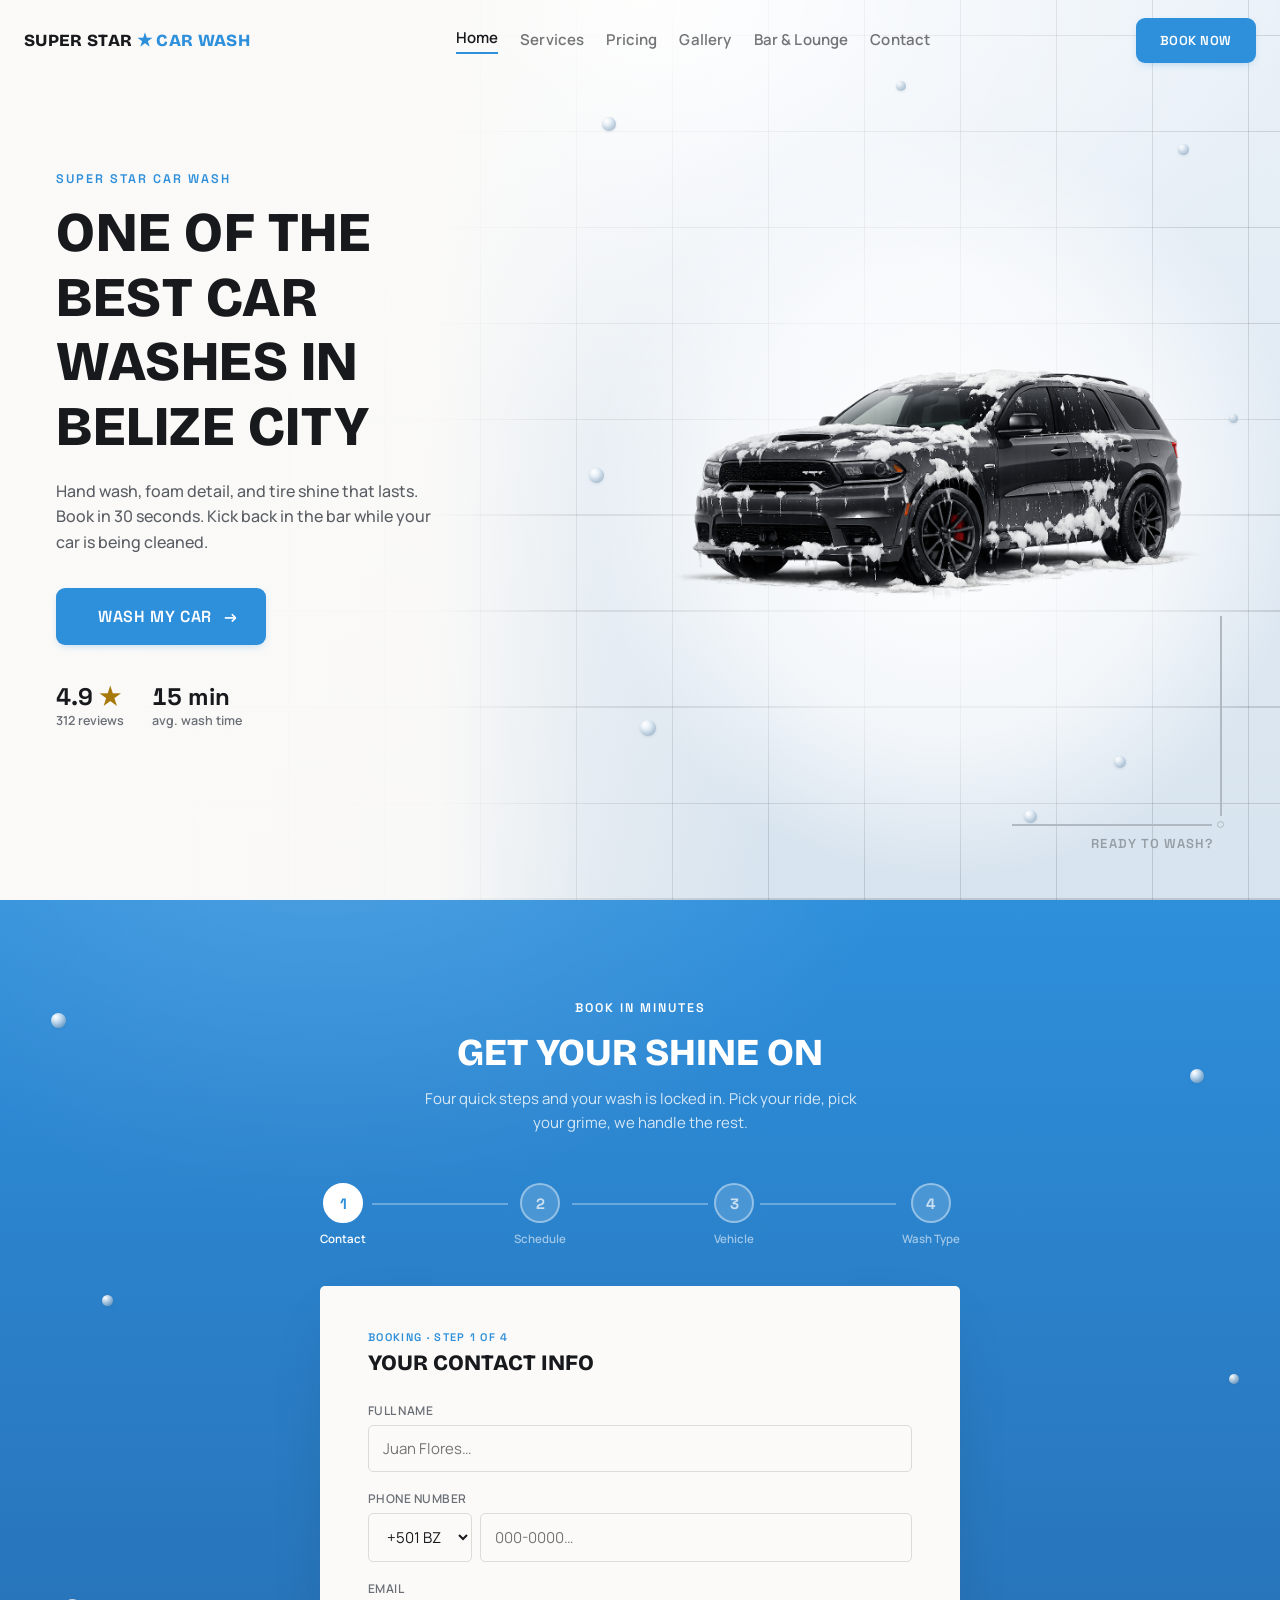
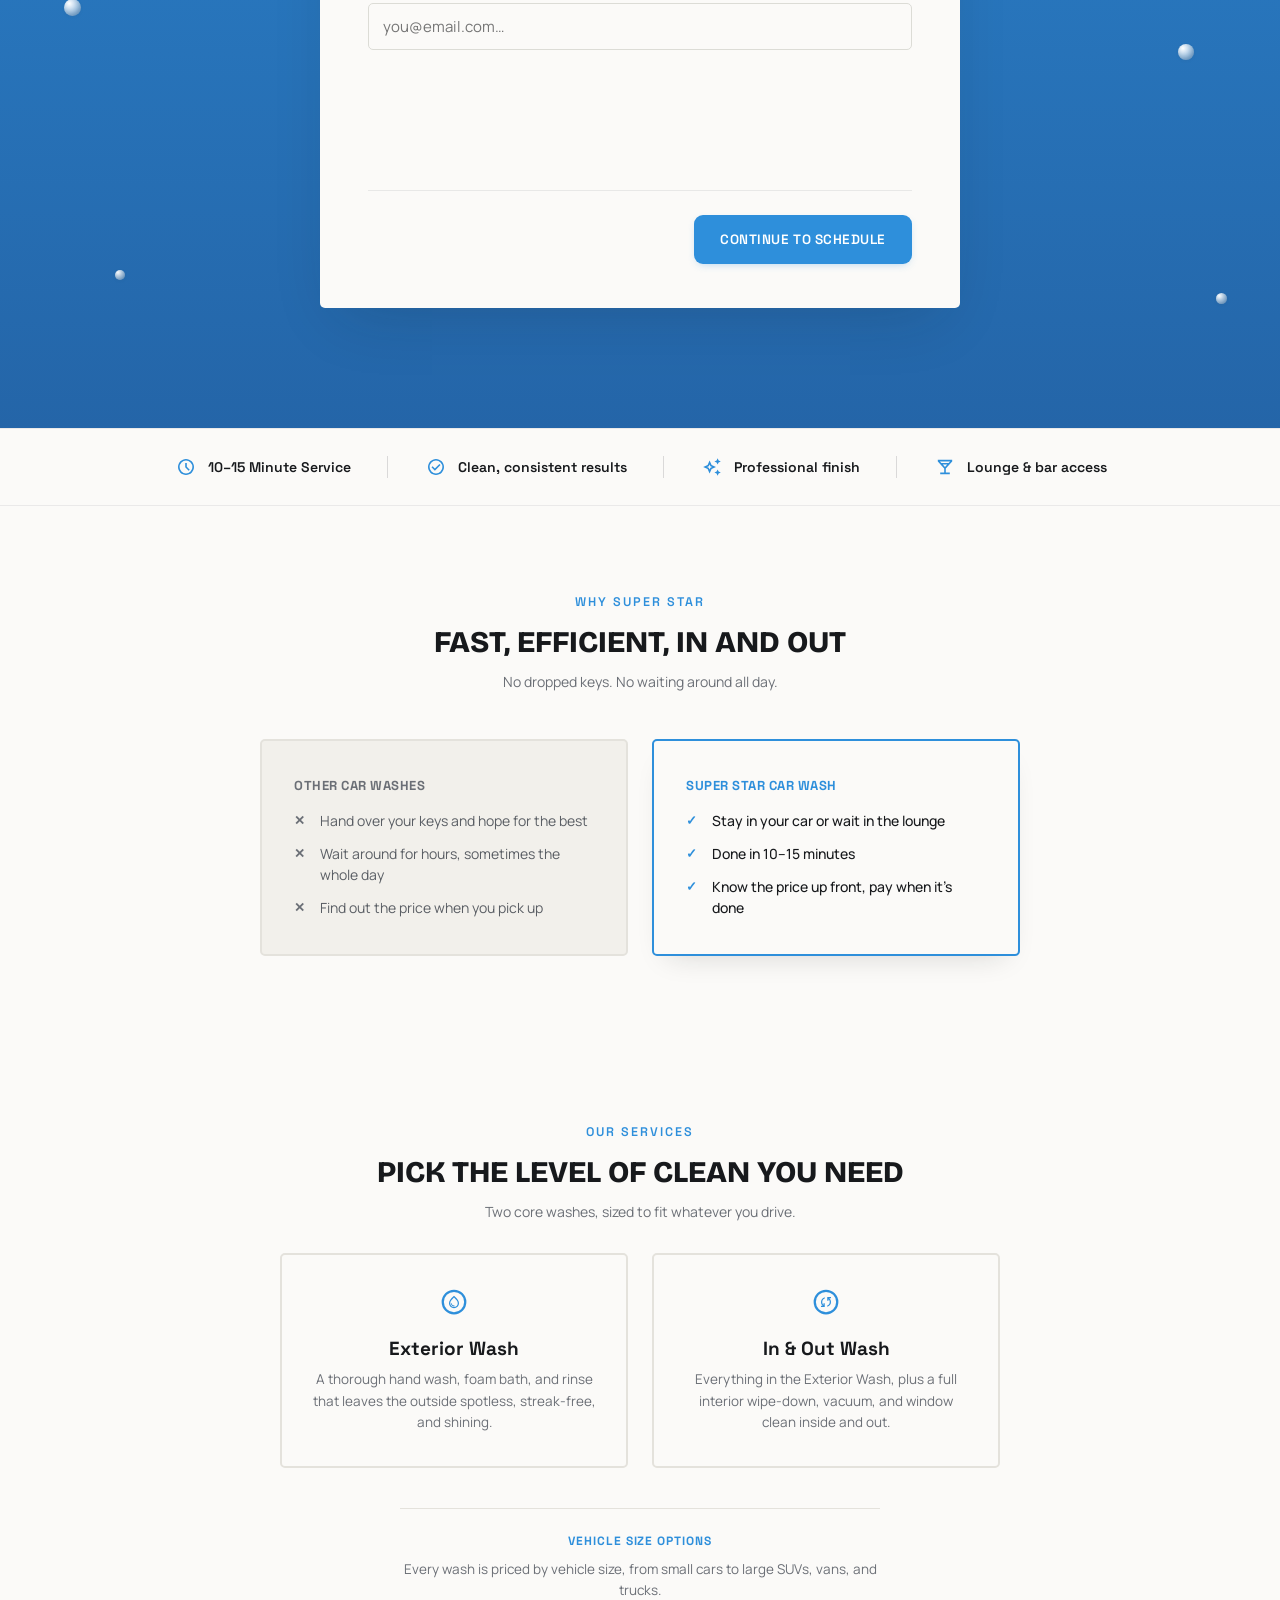
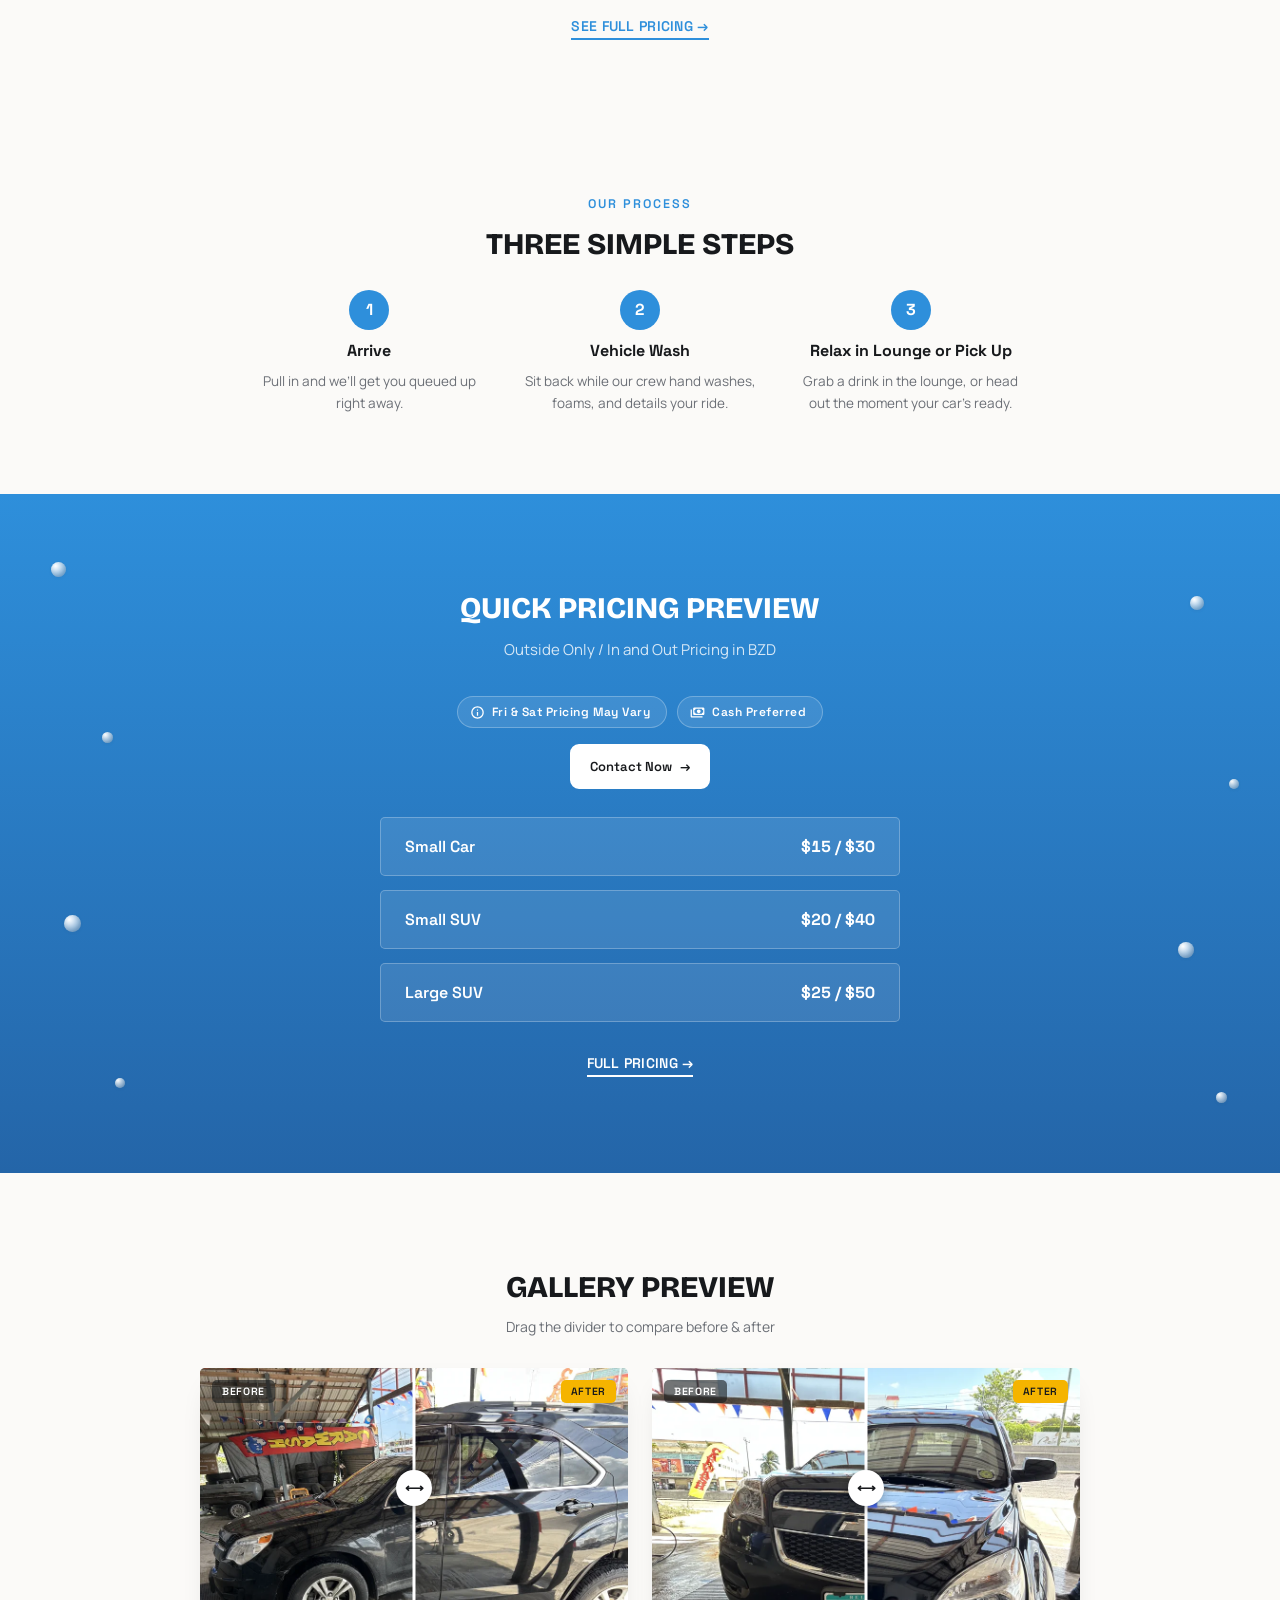
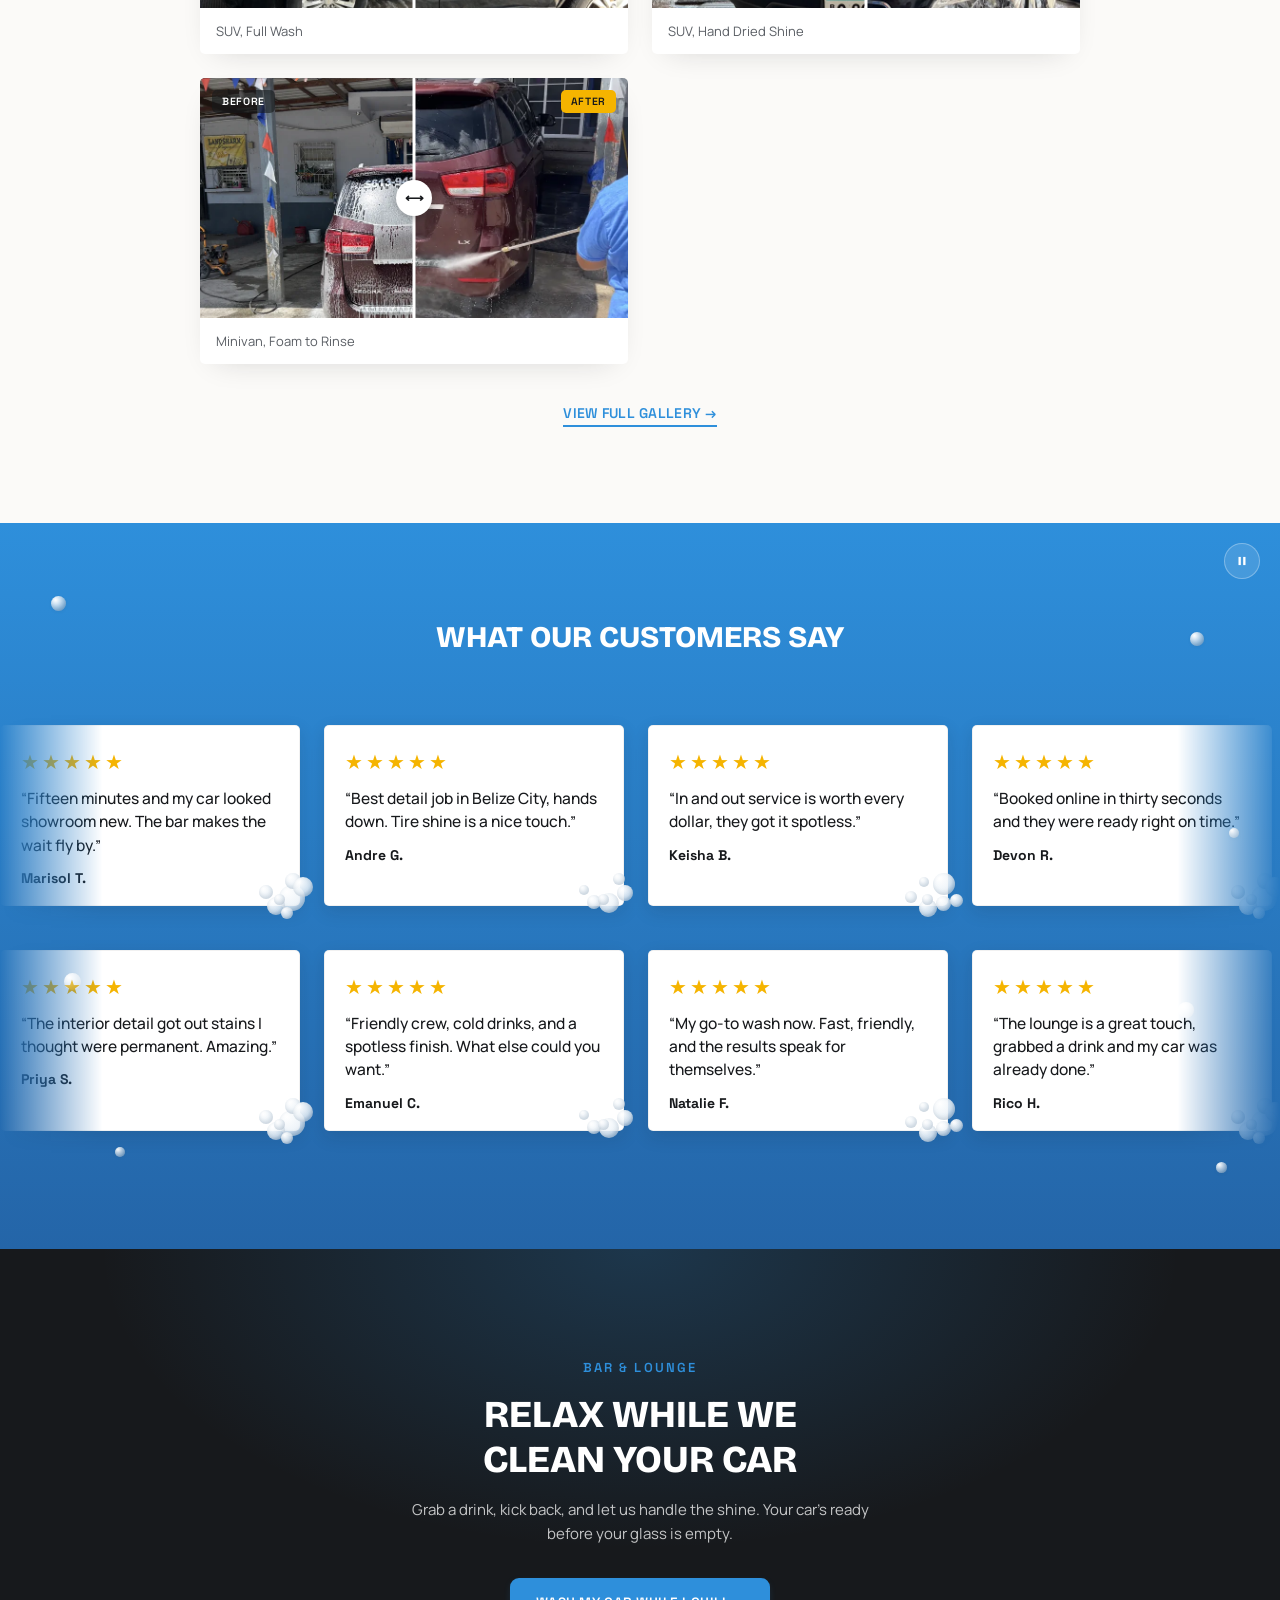
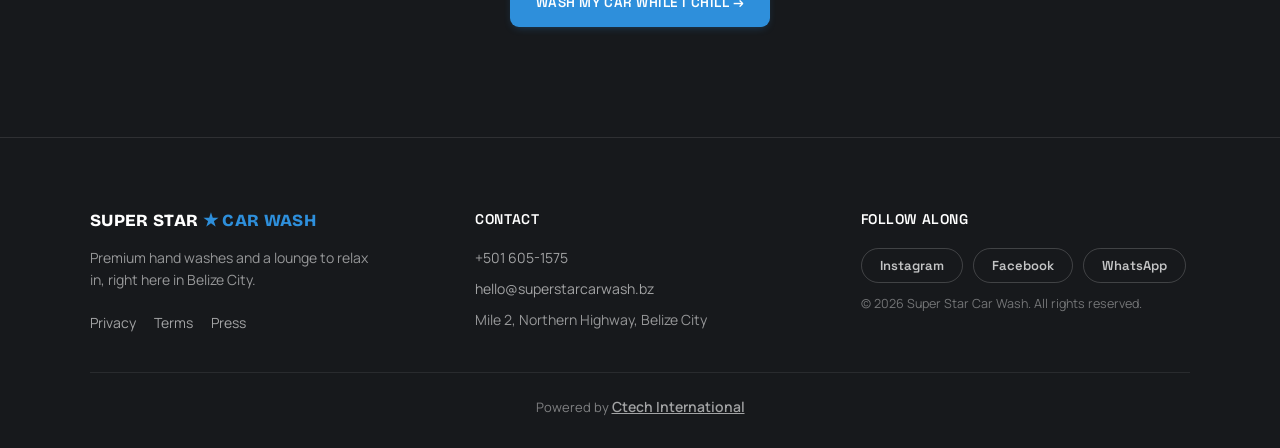
<file: index.html>
<!DOCTYPE html>
<html lang="en">
<head>
	<meta charset="UTF-8">
	<meta name="viewport" content="width=device-width, initial-scale=1.0, viewport-fit=cover">
	<link rel="icon" type="image/svg+xml" href="data:image/svg+xml,%3Csvg xmlns='http://www.w3.org/2000/svg' viewBox='0 0 100 100'%3E%3Crect width='100' height='100' rx='22' fill='%232E8FDB'/%3E%3Ctext x='50' y='71' font-size='62' text-anchor='middle' fill='white' font-family='Arial'%3E%E2%98%85%3C/text%3E%3C/svg%3E">
	<title>Super Star Car Wash | Best Car Wash in Belize City</title>
	<meta name="description" content="Hand wash, foam detail, and tire shine that lasts. Book in 30 seconds. Kick back in the bar while your car is being cleaned.">
	<meta name="theme-color" content="#2E8FDB">
	<meta name="robots" content="index, follow">
	<link rel="canonical" href="https://superstarcarwash.bz/">

	<meta property="og:type" content="website">
	<meta property="og:site_name" content="Super Star Car Wash">
	<meta property="og:locale" content="en_US">
	<meta property="og:title" content="Super Star Car Wash | One of the Best Car Washes in Belize City">
	<meta property="og:description" content="Hand wash, foam detail, and tire shine that lasts. Book in 30 seconds. Kick back in the bar while your car is being cleaned.">
	<meta property="og:url" content="https://superstarcarwash.bz/">
	<meta property="og:image" content="https://superstarcarwash.bz/assets/hero-car-2.png">
	<meta property="og:image:width" content="1536">
	<meta property="og:image:height" content="1024">
	<meta property="og:image:alt" content="Dodge Durango SRT covered in foam mid-wash, on a bright studio background">

	<meta name="twitter:card" content="summary_large_image">
	<meta name="twitter:title" content="Super Star Car Wash | One of the Best Car Washes in Belize City">
	<meta name="twitter:description" content="Hand wash, foam detail, and tire shine that lasts. Book in 30 seconds. Kick back in the bar while your car is being cleaned.">
	<meta name="twitter:image" content="https://superstarcarwash.bz/assets/hero-car-2.png">
	<meta name="twitter:image:alt" content="Dodge Durango SRT covered in foam mid-wash, on a bright studio background">

	<script type="application/ld+json">
	{
		"@context": "https://schema.org",
		"@type": "AutomotiveBusiness",
		"name": "Super Star Car Wash",
		"image": "https://superstarcarwash.bz/assets/hero-car-2.png",
		"url": "https://superstarcarwash.bz/",
		"telephone": "+501-605-1575",
		"email": "hello@superstarcarwash.bz",
		"priceRange": "$$",
		"address": {
			"@type": "PostalAddress",
			"streetAddress": "Mile 2, Northern Highway",
			"addressLocality": "Belize City",
			"addressCountry": "BZ"
		},
		"geo": {
			"@type": "GeoCoordinates",
			"latitude": 17.51233129912113,
			"longitude": -88.21987928754953
		},
		"openingHoursSpecification": {
			"@type": "OpeningHoursSpecification",
			"dayOfWeek": ["Monday", "Tuesday", "Wednesday", "Thursday"],
			"opens": "07:30",
			"closes": "17:00"
		},
		"sameAs": ["https://www.instagram.com/superstar_carwash_bze/"],
		"aggregateRating": {
			"@type": "AggregateRating",
			"ratingValue": "4.9",
			"reviewCount": "312"
		}
	}
	</script>

	<link rel="preconnect" href="https://fonts.googleapis.com">
	<link rel="preconnect" href="https://fonts.gstatic.com" crossorigin>
	<link href="https://fonts.googleapis.com/css2?family=Bricolage+Grotesque:wght@700;800&family=Space+Grotesk:wght@500;600;700&family=Manrope:wght@400;500;600;700&display=swap" rel="stylesheet">
	<link rel="stylesheet" href="styles.css">
</head>
<body class="has-hero">

	<a class="skip-link" href="#main-content">Skip to main content</a>

	<header class="site-header">
		<div class="logo" translate="no">Super Star <span class="logo-accent">&#9733; CAR WASH</span></div>
		<nav class="main-nav" id="main-nav">
			<a class="nav-link active" href="index.html">Home</a>
			<a class="nav-link" href="#services">Services</a>
			<a class="nav-link" href="pricing.html">Pricing</a>
			<a class="nav-link" href="gallery.html">Gallery</a>
			<a class="nav-link" href="lounge.html">Bar &amp; Lounge</a>
			<a class="nav-link" href="contact.html">Contact</a>
			<a class="ssw-cta nav-book-btn" href="contact.html#booking">Book Now</a>
		</nav>
		<div class="header-actions">
			<a class="ssw-cta header-cta" href="contact.html#booking">Book Now</a>
			<button class="nav-toggle" id="nav-toggle" aria-label="Toggle menu" aria-expanded="false" aria-controls="main-nav">
				<span></span><span></span><span></span>
			</button>
		</div>
	</header>

	<main id="main-content">
		<!-- ================= HERO ================= -->
		<section class="hero" id="hero">
			<img class="hero-car" src="assets/hero-car-2.png" width="1536" height="1024" fetchpriority="high" alt="Dodge Durango SRT covered in foam mid-wash, on a bright studio background">
			<div class="hero-overlay" id="hero-overlay" aria-hidden="true"></div>
			<div class="hero-gradient" id="hero-gradient" aria-hidden="true"></div>
			<div class="bubble-field" id="hero-bubbles" aria-hidden="true"></div>

			<div class="hero-info" id="hero-info">
				<p class="eyebrow">Super Star Car Wash</p>
				<h1 class="h1">One of the Best Car Washes in Belize City</h1>
				<p class="hero-copy">Hand wash, foam detail, and tire shine that lasts. Book in 30 seconds. Kick back in the bar while your car is being cleaned.</p>
				<button class="ssw-cta hero-btn" data-scroll-to="booking">Wash My Car <span class="arrow" aria-hidden="true">&rarr;</span></button>
				<div class="hero-stats">
					<div class="stat"><div class="stat-value">4.9 <span class="star-gold" aria-hidden="true">&#9733;</span></div><div class="stat-label">312 reviews</div></div>
					<div class="stat"><div class="stat-value">15 min</div><div class="stat-label">avg. wash time</div></div>
				</div>
			</div>

			<div class="ready-hint">
				<span class="ready-arrow">
					<span class="horizontal-line"></span>
					<span class="vertical-line-wrapper">
						<span class="vertical-line"></span>
						<span class="circle"></span>
					</span>
				</span>
				<button class="ready-label" data-scroll-to="booking" type="button">Ready to wash?</button>
			</div>
		</section>

		<!-- ================= BOOKING WIZARD ================= -->
		<section class="booking" id="booking">
			<div class="bubble-field" id="section-bubbles-1" aria-hidden="true"></div>

			<p class="eyebrow eyebrow-onblue">Book in Minutes</p>
			<h2 class="h2 onblue">Get Your Shine On</h2>
			<p class="lede onblue-muted">Four quick steps and your wash is locked in. Pick your ride, pick your grime, we handle the rest.</p>

			<ol class="steps" id="steps">
				<li class="step" data-step="1"><span class="step-dot"><span class="step-num">1</span><span class="step-check" aria-hidden="true">&#10003;</span></span><span class="step-label">Contact</span></li>
				<div class="step-line"></div>
				<li class="step" data-step="2"><span class="step-dot"><span class="step-num">2</span><span class="step-check" aria-hidden="true">&#10003;</span></span><span class="step-label">Schedule</span></li>
				<div class="step-line"></div>
				<li class="step" data-step="3"><span class="step-dot"><span class="step-num">3</span><span class="step-check" aria-hidden="true">&#10003;</span></span><span class="step-label">Vehicle</span></li>
				<div class="step-line"></div>
				<li class="step" data-step="4"><span class="step-dot"><span class="step-num">4</span><span class="step-check" aria-hidden="true">&#10003;</span></span><span class="step-label">Wash Type</span></li>
			</ol>

			<form class="booking-card" id="booking-form" novalidate>
				<input type="hidden" name="access_key" value="cfc8efb7-6689-4094-ad4c-0580751b3b44">
				<input type="hidden" name="subject" value="New Booking Request: Super Star Car Wash">
				<input type="hidden" name="from_name" value="Super Star Car Wash Website">
				<input type="checkbox" name="botcheck" class="botcheck" tabindex="-1" autocomplete="off" aria-hidden="true">
				<div class="booking-transition" id="booking-transition" hidden role="status" aria-live="polite">
					<div class="transition-check" aria-hidden="true">&#10003;</div>
					<div class="transition-msg" id="transition-msg"></div>
				</div>

				<div class="booking-body">

					<!-- Step 1 : Contact -->
					<div class="booking-panel" data-panel="1">
						<p class="card-kicker">Booking &middot; Step 1 of 4</p>
						<h3 class="card-title">Your Contact Info</h3>
						<div class="field">
							<label class="ssw-label" for="bk-name">Full Name</label>
							<input class="ssw-input" id="bk-name" name="name" type="text" autocomplete="name" placeholder="Juan Flores…">
							<div class="bk-error" id="err-name" hidden aria-live="polite">Enter your full name</div>
						</div>
						<div class="field">
							<label class="ssw-label" for="bk-phone">Phone Number</label>
							<div class="field-row">
								<select class="ssw-input phone-code" id="bk-phone-code" aria-label="Country code" autocomplete="tel-country-code">
									<option value="+501">+501 BZ</option>
									<option value="+502">+502 GT</option>
									<option value="+503">+503 SV</option>
									<option value="+504">+504 HN</option>
									<option value="+505">+505 NI</option>
									<option value="+506">+506 CR</option>
									<option value="+507">+507 PA</option>
									<option value="+52">+52 MX</option>
									<option value="+1">+1 US/CA</option>
									<option value="+44">+44 UK</option>
									<option value="+34">+34 ES</option>
									<option value="+33">+33 FR</option>
									<option value="+49">+49 DE</option>
									<option value="+39">+39 IT</option>
									<option value="+31">+31 NL</option>
									<option value="+353">+353 IE</option>
									<option value="+55">+55 BR</option>
									<option value="+54">+54 AR</option>
									<option value="+57">+57 CO</option>
									<option value="+51">+51 PE</option>
									<option value="+56">+56 CL</option>
									<option value="+91">+91 IN</option>
									<option value="+86">+86 CN</option>
									<option value="+81">+81 JP</option>
									<option value="+61">+61 AU</option>
									<option value="+27">+27 ZA</option>
								</select>
								<input class="ssw-input field-grow" id="bk-phone" name="phone" type="tel" inputmode="tel" autocomplete="tel-national" placeholder="000-0000…">
							</div>
							<div class="bk-error" id="err-phone" hidden aria-live="polite">Enter a valid phone number</div>
						</div>
						<div class="field">
							<label class="ssw-label" for="bk-email">Email</label>
							<input class="ssw-input" id="bk-email" name="email" type="email" autocomplete="email" spellcheck="false" placeholder="you@email.com…">
							<div class="bk-error" id="err-email" hidden aria-live="polite">Enter a valid email address</div>
						</div>
					</div>

					<!-- Step 2 : Schedule -->
					<div class="booking-panel" data-panel="2">
						<p class="card-kicker">Booking &middot; Step 2 of 4</p>
						<h3 class="card-title">Pick a Date &amp; Time</h3>
						<p class="card-sub">Open Monday&ndash;Thursday, 7:30am&ndash;5:00pm. Friday &amp; Saturday by appointment.</p>
						<div class="field-row">
							<div class="field field-grow">
								<label class="ssw-label" for="bk-date">Date</label>
								<input class="ssw-input" id="bk-date" name="date" type="date" autocomplete="off">
								<div class="bk-error" id="err-date" hidden aria-live="polite">Pick a date</div>
							</div>
							<div class="field field-grow">
								<label class="ssw-label" for="bk-time">Time</label>
								<input class="ssw-input" id="bk-time" name="time" type="time" autocomplete="off" min="07:30" max="16:40">
								<div class="bk-error" id="err-time" hidden aria-live="polite">Pick a time</div>
							</div>
						</div>
					</div>

					<!-- Step 3 : Vehicle -->
					<div class="booking-panel" data-panel="3">
						<p class="card-kicker">Booking &middot; Step 3 of 4</p>
						<h3 class="card-title">Pick Your Wash</h3>
						<p class="card-sub">Choose the size that matches your ride.</p>
						<div class="vehicle-grid" id="vehicle-grid"></div>
						<div class="bk-error" id="err-vehicle" hidden aria-live="polite">Pick a vehicle size to continue</div>
					</div>

					<!-- Step 4 : Wash Type -->
					<div class="booking-panel" data-panel="4">
						<p class="card-kicker">Booking &middot; Step 4 of 4</p>
						<h3 class="card-title">Inside, Outside, or Both?</h3>
						<p class="card-sub" id="wash-sub">Pricing scales with your vehicle.</p>

						<label class="checkbox-row" id="extra-dirty-row">
							<input type="checkbox" id="bk-extra-dirty" class="visually-hidden">
							<span class="checkbox-box"><span class="checkbox-tick" aria-hidden="true">&#10003;</span></span>
							<span class="checkbox-copy">
								<span class="checkbox-title">Extra Dirty?</span>
								<span class="checkbox-sub">Heavy mud or grime is priced by phone, and we’ll confirm before your appointment.</span>
							</span>
							<span class="checkbox-glyph" aria-hidden="true"></span>
						</label>

						<div class="wash-grid" id="wash-grid"></div>
						<div class="bk-error" id="err-wash" hidden aria-live="polite">Pick a wash type to continue</div>

						<label class="checkbox-row" id="tire-shine-row">
							<input type="checkbox" id="bk-tire-shine" class="visually-hidden">
							<span class="checkbox-box"><span class="checkbox-tick" aria-hidden="true">&#10003;</span></span>
							<span class="checkbox-copy">
								<span class="checkbox-title">Add Tire Shine</span>
								<span class="checkbox-sub">Glossy, streak-free finish (+$10 BZD)</span>
							</span>
						</label>

						<div class="captcha-wrap">
							<div class="h-captcha" data-captcha="true"></div>
							<div class="bk-error" id="err-captcha" hidden aria-live="polite">Please complete the captcha to continue</div>
						</div>
					</div>

					<!-- Step 5 : Confirmation -->
					<div class="booking-panel" data-panel="5">
						<div class="confirm confirm-success" id="confirm-success">
							<div class="confirm-check" aria-hidden="true">&#10003;</div>
							<h3 class="card-title">You’re Booked!</h3>
							<p class="confirm-copy" id="confirm-copy" aria-live="polite"></p>

							<div class="confirm-summary" id="confirm-price-summary" hidden>
								<div class="summary-row"><span id="summary-line-1"></span><span id="summary-price-1"></span></div>
								<div class="summary-row" id="summary-tire-row" hidden><span>Tire Shine</span><span>$10</span></div>
								<div class="summary-row summary-total"><span>Total</span><span id="summary-total"></span></div>
							</div>

							<div class="confirm-summary confirm-call" id="confirm-call-summary" hidden>
								<span id="confirm-call-line"></span>
								<a class="ssw-cta-outline" id="confirm-call-link" href="tel:+5016051575">Call +501 605-1575</a>
							</div>

							<p class="confirm-payment-note"><svg width="14" height="14" viewBox="0 -960 960 960" aria-hidden="true"><path d="M560-440q-50 0-85-35t-35-85q0-50 35-85t85-35q50 0 85 35t35 85q0 50-35 85t-85 35ZM280-320q-33 0-56.5-23.5T200-400v-320q0-33 23.5-56.5T280-800h560q33 0 56.5 23.5T920-720v320q0 33-23.5 56.5T840-320H280Zm80-80h400q0-33 23.5-56.5T840-480v-160q-33 0-56.5-23.5T760-720H360q0 33-23.5 56.5T280-640v160q33 0 56.5 23.5T360-400Zm440 240H120q-33 0-56.5-23.5T40-240v-440h80v440h680v80ZM280-400v-320 320Z" fill="currentColor"/></svg>Cash preferred at pickup, cards accepted where available.</p>

							<button type="button" class="ssw-cta" id="bk-reset" style="margin-top:12px;">Book Another Wash</button>
						</div>

						<div class="confirm confirm-error" id="confirm-error" hidden>
							<div class="confirm-error-icon" aria-hidden="true">!</div>
							<h3 class="card-title">Couldn&rsquo;t Send Your Booking</h3>
							<p class="confirm-copy">We weren&rsquo;t able to reach our booking system. Please call or WhatsApp us directly to confirm your wash, or try again.</p>

							<div class="confirm-error-actions">
								<a class="ssw-cta-outline" href="tel:+5016051575">Call +501 605-1575</a>
								<a class="ssw-cta-outline" href="https://wa.me/5016051575?text=I%20am%20trying%20to%20book%20a%20wash%20from%20the%20website." target="_blank" rel="noopener noreferrer">WhatsApp Us</a>
							</div>

							<button type="button" class="ssw-cta" id="bk-retry" style="margin-top:12px;">Try Again</button>
						</div>
					</div>

				</div>

				<div class="booking-footer" id="booking-footer">
					<button type="button" class="btn-ghost" id="bk-back" hidden>Back</button>
					<div class="footer-spacer"></div>
					<div class="footer-price" id="footer-price" hidden></div>
					<a class="ssw-cta-outline footer-call" id="footer-call" hidden href="tel:+5016051575">Call +501 605-1575</a>
					<button type="button" class="ssw-cta" id="bk-continue">Continue</button>
				</div>
			</form>
		</section>

		<!-- ================= FEATURE STRIP ================= -->
		<section class="feature-strip" id="why-choose-us">
			<div class="feature-item">
				<svg width="24" height="24" viewBox="0 0 40 40" aria-hidden="true"><g transform="translate(4,36) scale(0.033333)" fill="#2E8FDB"><path d="m612-292 56-56-148-148v-184h-80v216l172 172ZM480-80q-83 0-156-31.5T197-197q-54-54-85.5-127T80-480q0-83 31.5-156T197-763q54-54 127-85.5T480-880q83 0 156 31.5T763-763q54 54 85.5 127T880-480q0 83-31.5 156T763-197q-54 54-127 85.5T480-80Zm0-400Zm0 320q133 0 226.5-93.5T800-480q0-133-93.5-226.5T480-800q-133 0-226.5 93.5T160-480q0 133 93.5 226.5T480-160Z"/></g></svg>
				<span>10&ndash;15 Minute Service</span>
			</div>
			<div class="feature-divider"></div>
			<div class="feature-item">
				<svg width="24" height="24" viewBox="0 0 40 40" aria-hidden="true"><g transform="translate(4,36) scale(0.033333)" fill="#2E8FDB"><path d="m424-296 282-282-56-56-226 226-114-114-56 56 170 170Zm56 216q-83 0-156-31.5T197-197q-54-54-85.5-127T80-480q0-83 31.5-156T197-763q54-54 127-85.5T480-880q83 0 156 31.5T763-763q54 54 85.5 127T880-480q0 83-31.5 156T763-197q-54 54-127 85.5T480-80Zm0-80q134 0 227-93t93-227q0-134-93-227t-227-93q-134 0-227 93t-93 227q0 134 93 227t227 93Zm0-320Z"/></g></svg>
				<span>Clean, consistent results</span>
			</div>
			<div class="feature-divider"></div>
			<div class="feature-item">
				<svg width="24" height="24" viewBox="0 0 40 40" aria-hidden="true"><g transform="translate(4,36) scale(0.033333)" fill="#2E8FDB"><path d="m760-600-50-110-110-50 110-50 50-110 50 110 110 50-110 50-50 110Zm0 560-50-110-110-50 110-50 50-110 50 110 110 50-110 50-50 110ZM360-160 260-380 40-480l220-100 100-220 100 220 220 100-220 100-100 220Zm0-194 40-86 86-40-86-40-40-86-40 86-86 40 86 40 40 86Zm0-126Z"/></g></svg>
				<span>Professional finish</span>
			</div>
			<div class="feature-divider"></div>
			<div class="feature-item">
				<svg width="24" height="24" viewBox="0 0 40 40" aria-hidden="true"><g transform="translate(4,36) scale(0.033333)" fill="#2E8FDB"><path d="M240-120v-80h200v-200L120-760v-80h720v80L520-400v200h200v80H240Zm58-560h364l72-80H226l72 80Zm182 204 111-124H369l111 124Zm0 0Z"/></g></svg>
				<span>Lounge &amp; bar access</span>
			</div>
		</section>

		<!-- ================= SPEED COMPARISON ================= -->
		<section class="speed-compare" id="speed-compare">
			<p class="eyebrow">Why Super Star</p>
			<h2 class="h2">Fast, Efficient, In and Out</h2>
			<p class="lede muted">No dropped keys. No waiting around all day.</p>

			<div class="speed-compare-grid">
				<div class="speed-compare-card speed-compare-card--them">
					<h3 class="speed-compare-title">Other Car Washes</h3>
					<ul class="speed-compare-list">
						<li>Hand over your keys and hope for the best</li>
						<li>Wait around for hours, sometimes the whole day</li>
						<li>Find out the price when you pick up</li>
					</ul>
				</div>
				<div class="speed-compare-card speed-compare-card--us">
					<h3 class="speed-compare-title">Super Star Car Wash</h3>
					<ul class="speed-compare-list">
						<li>Stay in your car or wait in the lounge</li>
						<li>Done in 10&ndash;15 minutes</li>
						<li>Know the price up front, pay when it&rsquo;s done</li>
					</ul>
				</div>
			</div>
		</section>

		<!-- ================= WASH TYPES ================= -->
		<section class="wash-types" id="services">
			<p class="eyebrow">Our Services</p>
			<h2 class="h2">Pick the Level of Clean You Need</h2>
			<p class="lede muted">Two core washes, sized to fit whatever you drive.</p>

			<div class="type-grid">
				<div class="type-card">
					<div class="type-icon" aria-hidden="true">
						<svg width="30" height="30" viewBox="0 0 40 40"><circle cx="20" cy="20" r="15" fill="none" stroke="#2E8FDB" stroke-width="3"/><g transform="translate(10,30) scale(0.020833)" fill="#2E8FDB"><path d="M491-200q12-1 20.5-9.5T520-230q0-14-9-22.5t-23-7.5q-41 3-87-22.5T343-375q-2-11-10.5-18t-19.5-7q-14 0-23 10.5t-6 24.5q17 91 80 130t127 35Zm-239.5 26Q160-268 160-408q0-100 79.5-217.5T480-880q161 137 240.5 254.5T800-408q0 140-91.5 234T480-80q-137 0-228.5-94ZM652-230.5Q720-301 720-408q0-73-60.5-165T480-774Q361-665 300.5-573T240-408q0 107 68 177.5T480-160q104 0 172-70.5ZM480-480Z"/></g></svg>
					</div>
					<h3 class="type-title">Exterior Wash</h3>
					<p class="type-copy">A thorough hand wash, foam bath, and rinse that leaves the outside spotless, streak-free, and shining.</p>
				</div>
				<div class="type-card">
					<div class="type-icon" aria-hidden="true">
						<svg width="30" height="30" viewBox="0 0 40 40"><circle cx="20" cy="20" r="15" fill="none" stroke="#2E8FDB" stroke-width="3"/><g transform="translate(10,30) scale(0.020833)" fill="#2E8FDB"><path d="M160-160v-80h110l-16-14q-52-46-73-105t-21-119q0-111 66.5-197.5T400-790v84q-72 26-116 88.5T240-478q0 45 17 87.5t53 78.5l10 10v-98h80v240H160Zm400-10v-84q72-26 116-88.5T720-482q0-45-17-87.5T650-648l-10-10v98h-80v-240h240v80H690l16 14q49 49 71.5 106.5T800-482q0 111-66.5 197.5T560-170Z"/></g></svg>
					</div>
					<h3 class="type-title">In &amp; Out Wash</h3>
					<p class="type-copy">Everything in the Exterior Wash, plus a full interior wipe-down, vacuum, and window clean inside and out.</p>
				</div>
			</div>

			<div class="size-note">
				<span class="size-note-label">Vehicle Size Options</span>
				<p>Every wash is priced by vehicle size, from small cars to large SUVs, vans, and trucks.</p>
				<a class="text-link" href="pricing.html">See Full Pricing &rarr;</a>
			</div>
		</section>

		<!-- ================= OUR PROCESS ================= -->
		<section class="process process-light" id="our-process">
			<p class="eyebrow">Our Process</p>
			<h2 class="h2">Three Simple Steps</h2>

			<div class="process-grid">
				<div class="process-step">
					<div class="process-num">1</div>
					<h3 class="process-title">Arrive</h3>
					<p class="process-copy">Pull in and we’ll get you queued up right away.</p>
				</div>
				<div class="process-step">
					<div class="process-num">2</div>
					<h3 class="process-title">Vehicle Wash</h3>
					<p class="process-copy">Sit back while our crew hand washes, foams, and details your ride.</p>
				</div>
				<div class="process-step">
					<div class="process-num">3</div>
					<h3 class="process-title">Relax in Lounge or Pick Up</h3>
					<p class="process-copy">Grab a drink in the lounge, or head out the moment your car’s ready.</p>
				</div>
			</div>
		</section>

		<!-- ================= PRICING PREVIEW ================= -->
		<section class="pricing" id="pricing">
			<div class="bubble-field" id="section-bubbles-2" aria-hidden="true"></div>
			<h2 class="h2 onblue">Quick Pricing Preview</h2>
			<p class="lede onblue-muted">Outside Only / In and Out Pricing in BZD</p>
			<div class="price-badges">
				<div class="price-hours-badge price-hours-badge--onblue">
					<svg width="15" height="15" viewBox="0 -960 960 960" aria-hidden="true"><path d="M440-280h80v-240h-80v240Zm68.5-331.5Q520-623 520-640t-11.5-28.5Q497-680 480-680t-28.5 11.5Q440-657 440-640t11.5 28.5Q463-600 480-600t28.5-11.5ZM480-80q-83 0-156-31.5T197-197q-54-54-85.5-127T80-480q0-83 31.5-156T197-763q54-54 127-85.5T480-880q83 0 156 31.5T763-763q54 54 85.5 127T880-480q0 83-31.5 156T763-197q-54 54-127 85.5T480-80Zm0-80q134 0 227-93t93-227q0-134-93-227t-227-93q-134 0-227 93t-93 227q0 134 93 227t227 93Zm0-320Z" fill="currentColor"/></svg>
					<span>Fri &amp; Sat Pricing May Vary</span>
				</div>
				<div class="price-hours-badge price-hours-badge--onblue">
					<svg width="15" height="15" viewBox="0 -960 960 960" aria-hidden="true"><path d="M560-440q-50 0-85-35t-35-85q0-50 35-85t85-35q50 0 85 35t35 85q0 50-35 85t-85 35ZM280-320q-33 0-56.5-23.5T200-400v-320q0-33 23.5-56.5T280-800h560q33 0 56.5 23.5T920-720v320q0 33-23.5 56.5T840-320H280Zm80-80h400q0-33 23.5-56.5T840-480v-160q-33 0-56.5-23.5T760-720H360q0 33-23.5 56.5T280-640v160q33 0 56.5 23.5T360-400Zm440 240H120q-33 0-56.5-23.5T40-240v-440h80v440h680v80ZM280-400v-320 320Z" fill="currentColor"/></svg>
					<span>Cash Preferred</span>
				</div>
			</div>
			<a class="ssw-cta-outline price-contact-btn" href="contact.html">Contact Now <span class="arrow" aria-hidden="true">&rarr;</span></a>
			<div class="price-rows">
				<div class="price-row"><span>Small Car</span><span>$15 / $30</span></div>
				<div class="price-row"><span>Small SUV</span><span>$20 / $40</span></div>
				<div class="price-row"><span>Large SUV</span><span>$25 / $50</span></div>
			</div>
			<a class="text-link onblue" href="pricing.html">Full Pricing &rarr;</a>
		</section>

		<!-- ================= GALLERY PREVIEW ================= -->
		<section class="gallery" id="gallery">
			<h2 class="h2">Gallery Preview</h2>
			<p class="lede muted">Drag the divider to compare before &amp; after</p>
			<div class="gallery-grid" id="gallery-grid"></div>
			<a class="text-link" href="gallery.html">View Full Gallery &rarr;</a>
		</section>

		<!-- ================= TESTIMONIALS ================= -->
		<section class="testimonials" id="testimonials">
			<div class="bubble-field" id="section-bubbles-3" aria-hidden="true"></div>
			<h2 class="h2 onblue">What Our Customers Say</h2>
			<button type="button" class="marquee-toggle" id="marquee-toggle" aria-pressed="false" aria-label="Pause testimonial scrolling">
				<svg class="marquee-icon-pause" viewBox="0 0 24 24" fill="currentColor" aria-hidden="true"><rect x="6" y="5" width="4" height="14"></rect><rect x="14" y="5" width="4" height="14"></rect></svg>
				<svg class="marquee-icon-play" viewBox="0 0 24 24" fill="currentColor" aria-hidden="true"><path d="M8 5v14l11-7z"></path></svg>
			</button>
			<div class="marquee-mask">
				<div class="marquee-track marquee-right" id="marquee-row-1"></div>
			</div>
			<div class="marquee-mask">
				<div class="marquee-track marquee-left" id="marquee-row-2"></div>
			</div>
		</section>

		<!-- ================= BAR & LOUNGE CTA ================= -->
		<section class="lounge-cta" id="lounge">
			<div class="lounge-glow" aria-hidden="true"></div>
			<p class="eyebrow eyebrow-lounge">Bar &amp; Lounge</p>
			<h2 class="h2 onblue">Relax While We Clean Your Car</h2>
			<p class="lede onblue-muted">Grab a drink, kick back, and let us handle the shine. Your car’s ready before your glass is empty.</p>
			<a class="ssw-cta" href="lounge.html">Wash my car while I chill &rarr;</a>
		</section>
	</main>

	<!-- ================= FOOTER ================= -->
	<footer class="site-footer" id="footer">
		<div class="footer-grid">
			<div class="footer-col footer-brand">
				<div class="logo logo-onDark" translate="no">Super Star <span class="logo-accent">&#9733; Car Wash</span></div>
				<p>Premium hand washes and a lounge to relax in, right here in Belize City.</p>
				<div class="footer-links">
					<a class="ssw-footer-link" href="#footer">Privacy</a>
					<a class="ssw-footer-link" href="#footer">Terms</a>
					<a class="ssw-footer-link" href="#footer">Press</a>
				</div>
			</div>
			<div class="footer-col">
				<div class="footer-heading">Contact</div>
				<a class="ssw-footer-link" href="tel:+5016051575">+501 605-1575</a>
				<a class="ssw-footer-link" href="mailto:hello@superstarcarwash.bz">hello@superstarcarwash.bz</a>
				<div class="footer-muted">Mile 2, Northern Highway, Belize City</div>
			</div>
			<div class="footer-col">
				<div class="footer-heading">Follow Along</div>
				<div class="social-pills">
					<a class="ssw-social-pill" href="https://www.instagram.com/superstar_carwash_bze/" target="_blank" rel="noopener noreferrer">Instagram</a>
					<a class="ssw-social-pill" href="#footer">Facebook</a>
					<a class="ssw-social-pill" href="https://wa.me/5016051575?text=I%20am%20messaging%20from%20the%20Superstar%20Car%20Wash%20website." target="_blank" rel="noopener noreferrer">WhatsApp</a>
				</div>
				<div class="footer-muted footer-copyright">&copy; <span id="year"></span> Super Star Car Wash. All rights reserved.</div>
			</div>
		</div>
		<div class="footer-bottom">
			Powered by <a class="ssw-footer-link footer-powered" href="https://ctechintl.com" target="_blank" rel="noopener" translate="no">Ctech International</a>
		</div>
	</footer>

	<script src="js/main.js"></script>
	<script src="js/booking.js"></script>
	<script src="js/compare.js"></script>
	<script src="js/home.js"></script>
	<script src="https://web3forms.com/client/script.js" async defer></script>
</body>
</html>
</file>
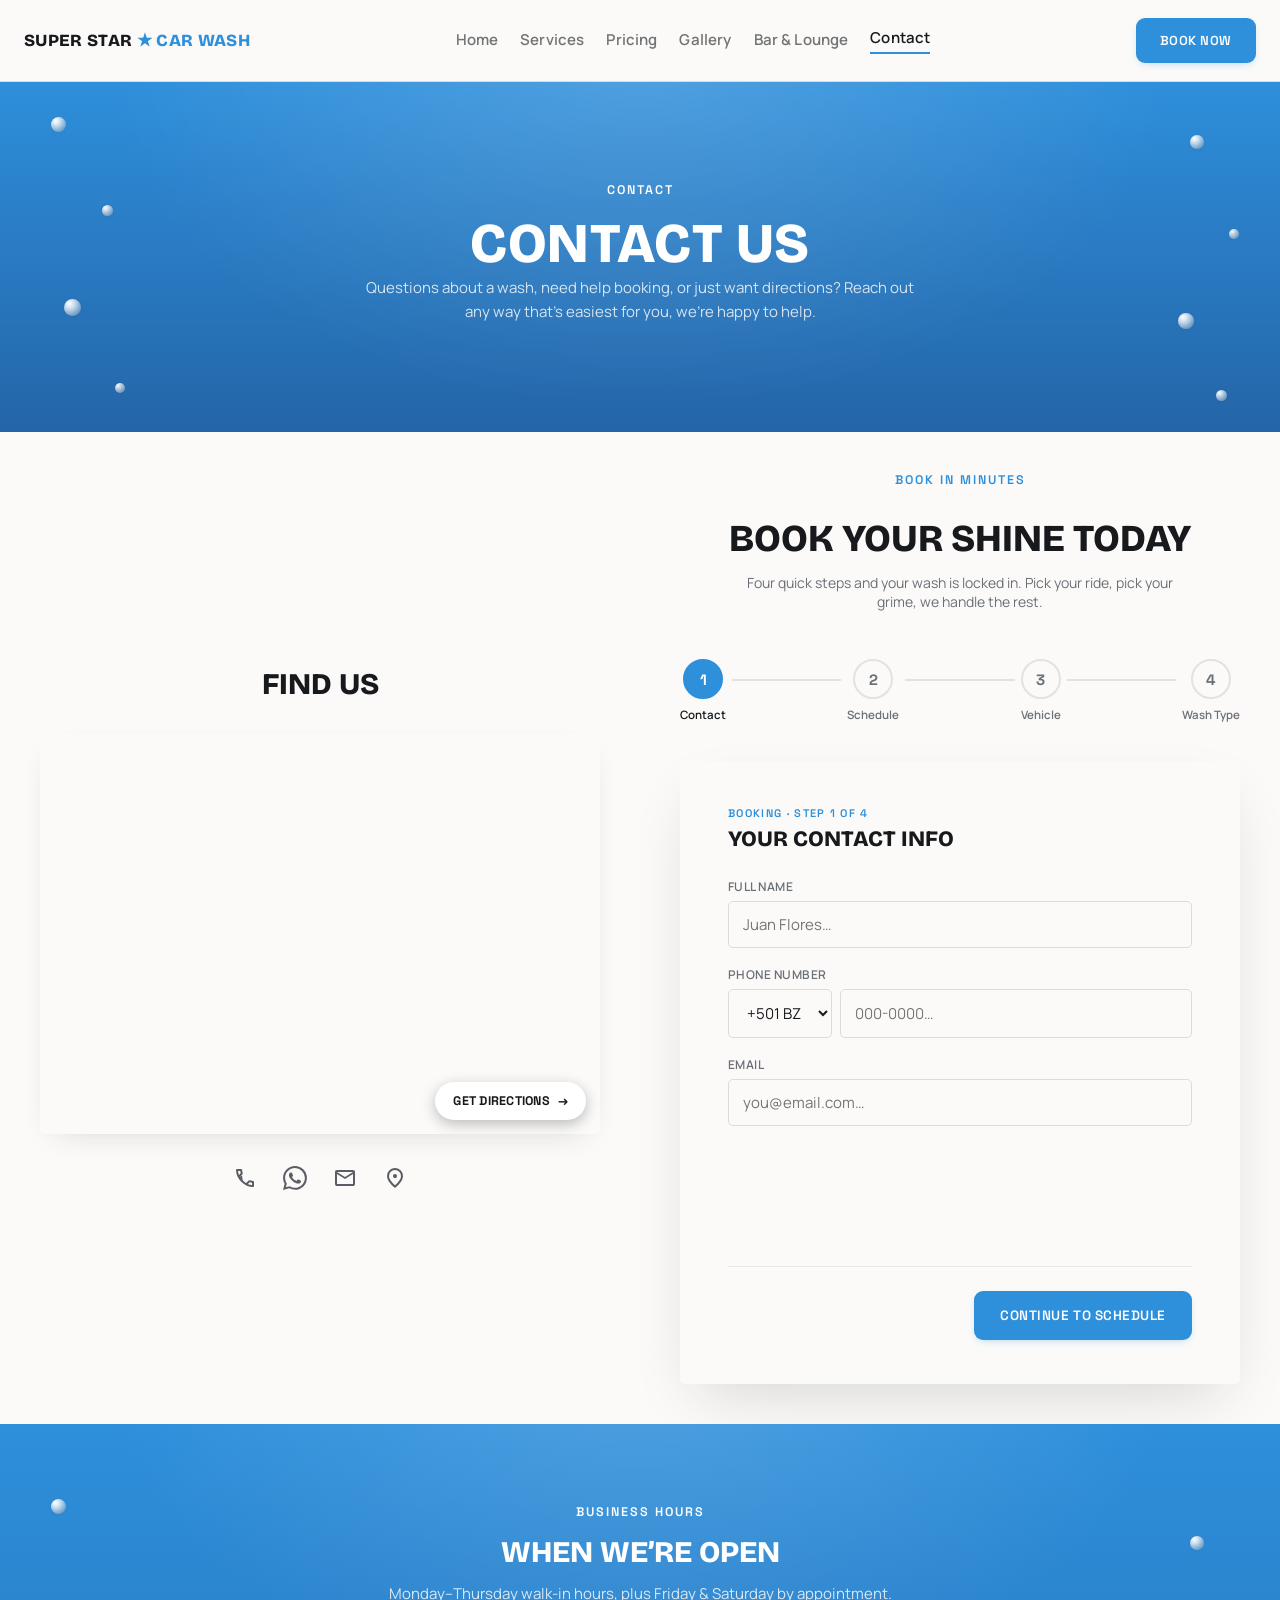
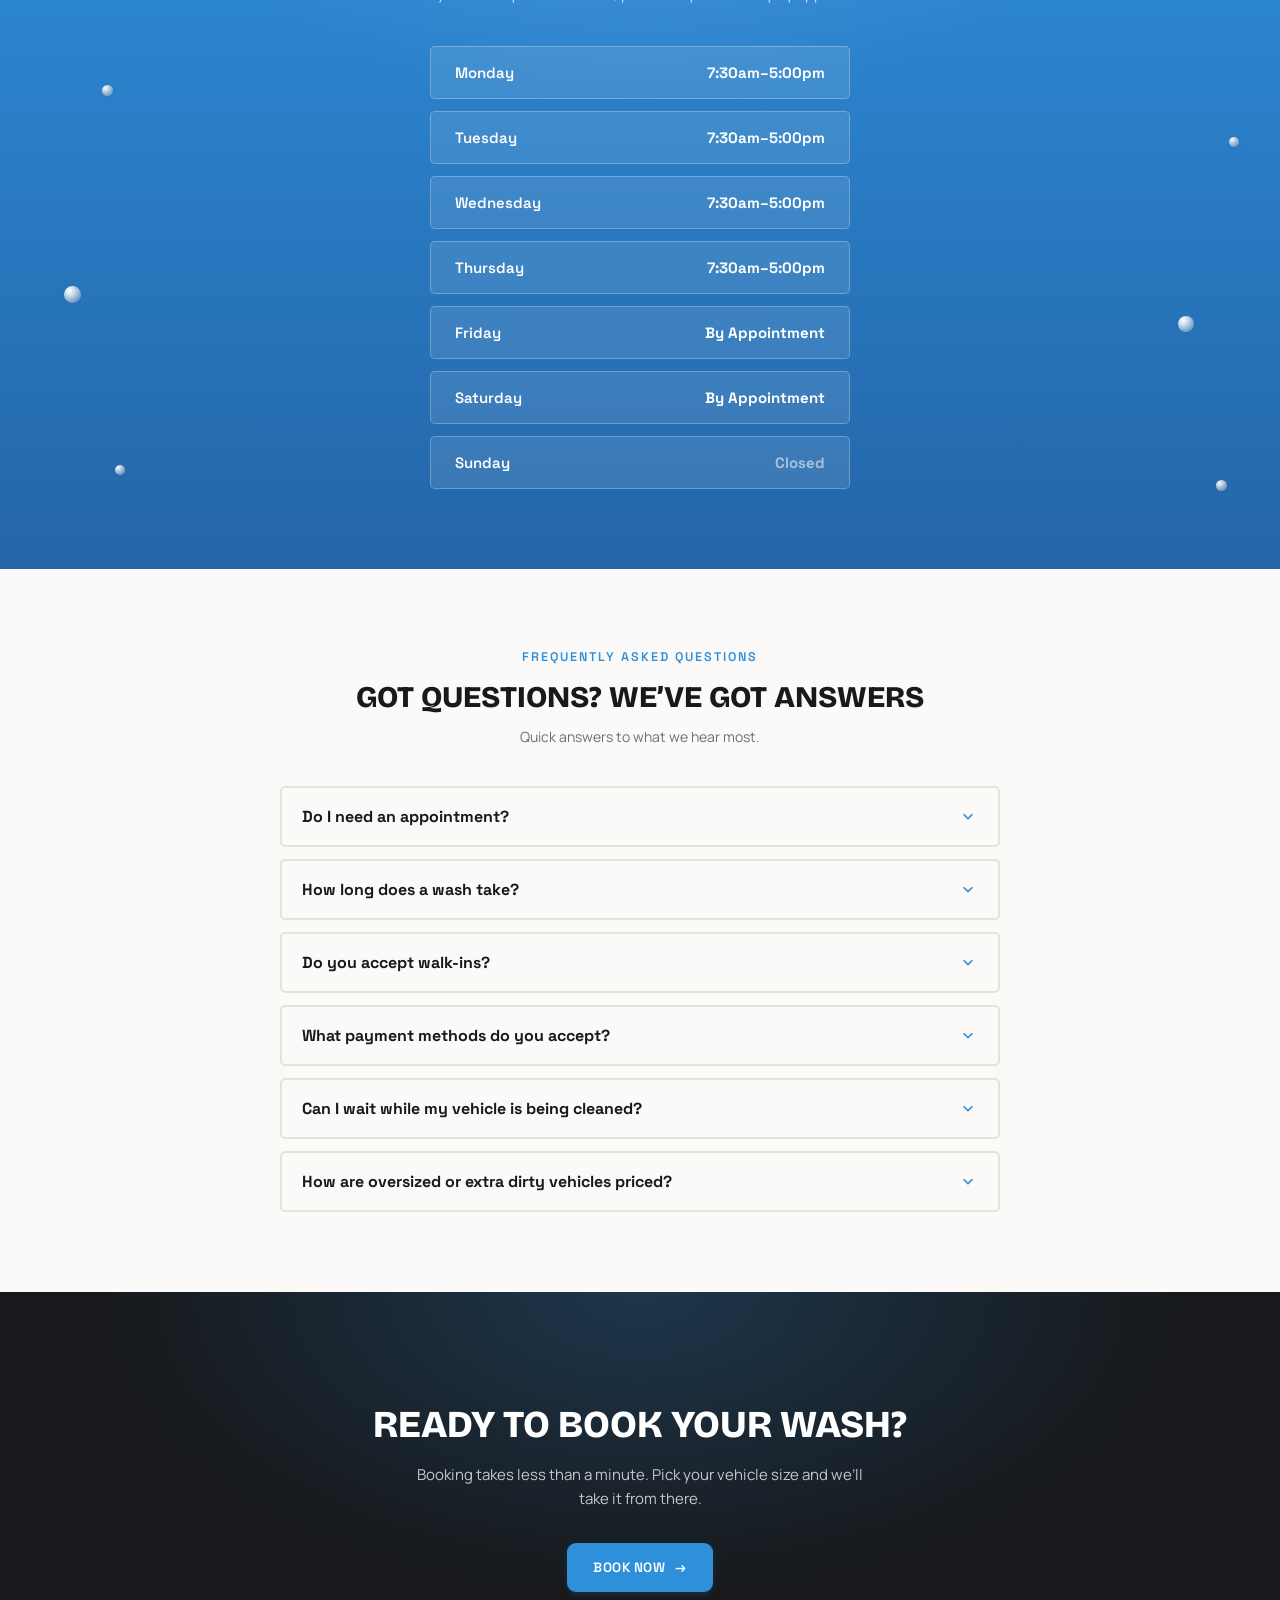
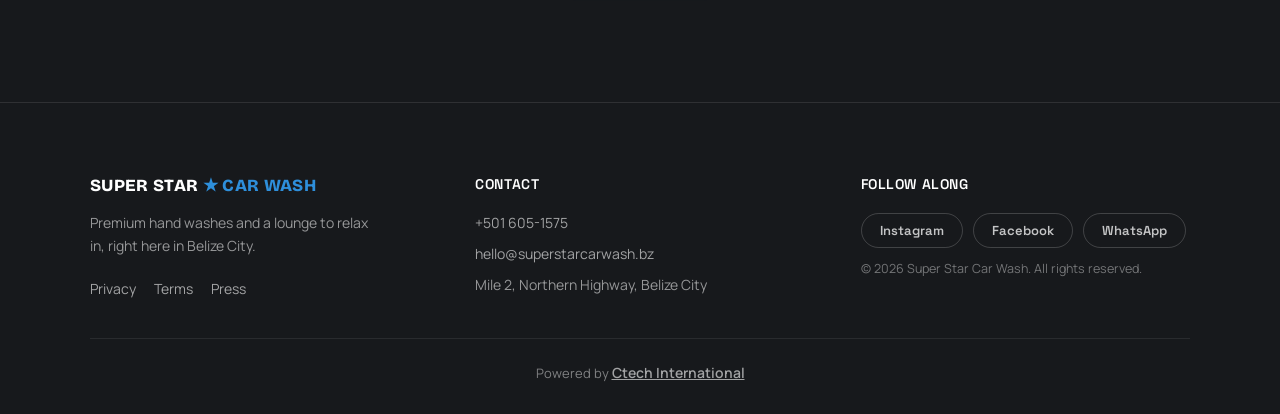
<file: contact.html>
<!DOCTYPE html>
<html lang="en">
<head>
	<meta charset="UTF-8">
	<meta name="viewport" content="width=device-width, initial-scale=1.0, viewport-fit=cover">
	<link rel="icon" type="image/svg+xml" href="data:image/svg+xml,%3Csvg xmlns='http://www.w3.org/2000/svg' viewBox='0 0 100 100'%3E%3Crect width='100' height='100' rx='22' fill='%232E8FDB'/%3E%3Ctext x='50' y='71' font-size='62' text-anchor='middle' fill='white' font-family='Arial'%3E%E2%98%85%3C/text%3E%3C/svg%3E">
	<title>Contact | Super Star Car Wash</title>
	<meta name="description" content="Get in touch with Super Star Car Wash in Belize City: phone, WhatsApp, email, hours, directions, and answers to common questions.">
	<meta name="theme-color" content="#2E8FDB">
	<meta name="robots" content="index, follow">
	<link rel="canonical" href="https://superstarcarwash.bz/contact.html">

	<meta property="og:type" content="website">
	<meta property="og:site_name" content="Super Star Car Wash">
	<meta property="og:locale" content="en_US">
	<meta property="og:title" content="Contact | Super Star Car Wash">
	<meta property="og:description" content="Get in touch with Super Star Car Wash in Belize City: phone, WhatsApp, email, hours, directions, and answers to common questions.">
	<meta property="og:url" content="https://superstarcarwash.bz/contact.html">
	<meta property="og:image" content="https://superstarcarwash.bz/assets/hero-car-2.png">
	<meta property="og:image:width" content="1536">
	<meta property="og:image:height" content="1024">
	<meta property="og:image:alt" content="Dodge Durango SRT covered in foam mid-wash, on a bright studio background">

	<meta name="twitter:card" content="summary_large_image">
	<meta name="twitter:title" content="Contact | Super Star Car Wash">
	<meta name="twitter:description" content="Get in touch with Super Star Car Wash in Belize City: phone, WhatsApp, email, hours, directions, and answers to common questions.">
	<meta name="twitter:image" content="https://superstarcarwash.bz/assets/hero-car-2.png">
	<meta name="twitter:image:alt" content="Dodge Durango SRT covered in foam mid-wash, on a bright studio background">

	<script type="application/ld+json">
	{
		"@context": "https://schema.org",
		"@type": "AutomotiveBusiness",
		"name": "Super Star Car Wash",
		"image": "https://superstarcarwash.bz/assets/hero-car-2.png",
		"url": "https://superstarcarwash.bz/",
		"telephone": "+501-605-1575",
		"email": "hello@superstarcarwash.bz",
		"priceRange": "$$",
		"address": {
			"@type": "PostalAddress",
			"streetAddress": "Mile 2, Northern Highway",
			"addressLocality": "Belize City",
			"addressCountry": "BZ"
		},
		"geo": {
			"@type": "GeoCoordinates",
			"latitude": 17.51233129912113,
			"longitude": -88.21987928754953
		},
		"openingHoursSpecification": {
			"@type": "OpeningHoursSpecification",
			"dayOfWeek": ["Monday", "Tuesday", "Wednesday", "Thursday"],
			"opens": "07:30",
			"closes": "17:00"
		},
		"sameAs": ["https://www.instagram.com/superstar_carwash_bze/"],
		"aggregateRating": {
			"@type": "AggregateRating",
			"ratingValue": "4.9",
			"reviewCount": "312"
		}
	}
	</script>

	<link rel="preconnect" href="https://fonts.googleapis.com">
	<link rel="preconnect" href="https://fonts.gstatic.com" crossorigin>
	<link href="https://fonts.googleapis.com/css2?family=Bricolage+Grotesque:wght@700;800&family=Space+Grotesk:wght@500;600;700&family=Manrope:wght@400;500;600;700&display=swap" rel="stylesheet">
	<link rel="stylesheet" href="styles.css">
</head>
<body>

	<a class="skip-link" href="#main-content">Skip to main content</a>

	<header class="site-header">
		<div class="logo" translate="no">Super Star <span class="logo-accent">&#9733; CAR WASH</span></div>
		<nav class="main-nav" id="main-nav">
			<a class="nav-link" href="index.html">Home</a>
			<a class="nav-link" href="index.html#services">Services</a>
			<a class="nav-link" href="pricing.html">Pricing</a>
			<a class="nav-link" href="gallery.html">Gallery</a>
			<a class="nav-link" href="lounge.html">Bar &amp; Lounge</a>
			<a class="nav-link active" href="contact.html">Contact</a>
			<a class="ssw-cta nav-book-btn" href="contact.html#booking">Book Now</a>
		</nav>
		<div class="header-actions">
			<a class="ssw-cta header-cta" href="contact.html#booking">Book Now</a>
			<button class="nav-toggle" id="nav-toggle" aria-label="Toggle menu" aria-expanded="false" aria-controls="main-nav">
				<span></span><span></span><span></span>
			</button>
		</div>
	</header>

	<main id="main-content">
		<!-- ================= HERO ================= -->
		<section class="page-intro" id="intro">
			<div class="bubble-field" id="contact-intro-bubbles" aria-hidden="true"></div>
			<p class="eyebrow eyebrow-onblue">Contact</p>
			<h1 class="h1">Contact Us</h1>
			<p class="lede onblue-muted">Questions about a wash, need help booking, or just want directions? Reach out any way that&rsquo;s easiest for you, we&rsquo;re happy to help.</p>
		</section>

		<!-- ================= CONTACT + LOCATION + FORM ================= -->
		<div class="contact-grid" id="contact-main">

			<!-- Contact Form (same booking wizard as Home), first in source
			     so mobile stacks it right after the hero; desktop grid
			     overrides placement to the right column. -->
			<section class="booking booking--plain" id="booking">
				<p class="eyebrow">Book in Minutes</p>
				<h2 class="h2">Book Your Shine Today</h2>
				<p class="lede muted">Four quick steps and your wash is locked in. Pick your ride, pick your grime, we handle the rest.</p>

				<ol class="steps" id="steps">
				<li class="step" data-step="1"><span class="step-dot"><span class="step-num">1</span><span class="step-check" aria-hidden="true">&#10003;</span></span><span class="step-label">Contact</span></li>
				<div class="step-line"></div>
				<li class="step" data-step="2"><span class="step-dot"><span class="step-num">2</span><span class="step-check" aria-hidden="true">&#10003;</span></span><span class="step-label">Schedule</span></li>
				<div class="step-line"></div>
				<li class="step" data-step="3"><span class="step-dot"><span class="step-num">3</span><span class="step-check" aria-hidden="true">&#10003;</span></span><span class="step-label">Vehicle</span></li>
				<div class="step-line"></div>
				<li class="step" data-step="4"><span class="step-dot"><span class="step-num">4</span><span class="step-check" aria-hidden="true">&#10003;</span></span><span class="step-label">Wash Type</span></li>
			</ol>

			<form class="booking-card" id="booking-form" novalidate>
				<input type="hidden" name="access_key" value="cfc8efb7-6689-4094-ad4c-0580751b3b44">
				<input type="hidden" name="subject" value="New Booking Request: Super Star Car Wash">
				<input type="hidden" name="from_name" value="Super Star Car Wash Website">
				<input type="checkbox" name="botcheck" class="botcheck" tabindex="-1" autocomplete="off" aria-hidden="true">
				<div class="booking-transition" id="booking-transition" hidden role="status" aria-live="polite">
					<div class="transition-check" aria-hidden="true">&#10003;</div>
					<div class="transition-msg" id="transition-msg"></div>
				</div>

				<div class="booking-body">

					<!-- Step 1 : Contact -->
					<div class="booking-panel" data-panel="1">
						<p class="card-kicker">Booking &middot; Step 1 of 4</p>
						<h3 class="card-title">Your Contact Info</h3>
						<div class="field">
							<label class="ssw-label" for="bk-name">Full Name</label>
							<input class="ssw-input" id="bk-name" name="name" type="text" autocomplete="name" placeholder="Juan Flores…">
							<div class="bk-error" id="err-name" hidden aria-live="polite">Enter your full name</div>
						</div>
						<div class="field">
							<label class="ssw-label" for="bk-phone">Phone Number</label>
							<div class="field-row">
								<select class="ssw-input phone-code" id="bk-phone-code" aria-label="Country code" autocomplete="tel-country-code">
									<option value="+501">+501 BZ</option>
									<option value="+502">+502 GT</option>
									<option value="+503">+503 SV</option>
									<option value="+504">+504 HN</option>
									<option value="+505">+505 NI</option>
									<option value="+506">+506 CR</option>
									<option value="+507">+507 PA</option>
									<option value="+52">+52 MX</option>
									<option value="+1">+1 US/CA</option>
									<option value="+44">+44 UK</option>
									<option value="+34">+34 ES</option>
									<option value="+33">+33 FR</option>
									<option value="+49">+49 DE</option>
									<option value="+39">+39 IT</option>
									<option value="+31">+31 NL</option>
									<option value="+353">+353 IE</option>
									<option value="+55">+55 BR</option>
									<option value="+54">+54 AR</option>
									<option value="+57">+57 CO</option>
									<option value="+51">+51 PE</option>
									<option value="+56">+56 CL</option>
									<option value="+91">+91 IN</option>
									<option value="+86">+86 CN</option>
									<option value="+81">+81 JP</option>
									<option value="+61">+61 AU</option>
									<option value="+27">+27 ZA</option>
								</select>
								<input class="ssw-input field-grow" id="bk-phone" name="phone" type="tel" inputmode="tel" autocomplete="tel-national" placeholder="000-0000…">
							</div>
							<div class="bk-error" id="err-phone" hidden aria-live="polite">Enter a valid phone number</div>
						</div>
						<div class="field">
							<label class="ssw-label" for="bk-email">Email</label>
							<input class="ssw-input" id="bk-email" name="email" type="email" autocomplete="email" spellcheck="false" placeholder="you@email.com…">
							<div class="bk-error" id="err-email" hidden aria-live="polite">Enter a valid email address</div>
						</div>
					</div>

					<!-- Step 2 : Schedule -->
					<div class="booking-panel" data-panel="2">
						<p class="card-kicker">Booking &middot; Step 2 of 4</p>
						<h3 class="card-title">Pick a Date &amp; Time</h3>
						<p class="card-sub">Open Monday&ndash;Thursday, 7:30am&ndash;5:00pm. Friday &amp; Saturday by appointment.</p>
						<div class="field-row">
							<div class="field field-grow">
								<label class="ssw-label" for="bk-date">Date</label>
								<input class="ssw-input" id="bk-date" name="date" type="date" autocomplete="off">
								<div class="bk-error" id="err-date" hidden aria-live="polite">Pick a date</div>
							</div>
							<div class="field field-grow">
								<label class="ssw-label" for="bk-time">Time</label>
								<input class="ssw-input" id="bk-time" name="time" type="time" autocomplete="off" min="07:30" max="16:40">
								<div class="bk-error" id="err-time" hidden aria-live="polite">Pick a time</div>
							</div>
						</div>
					</div>

					<!-- Step 3 : Vehicle -->
					<div class="booking-panel" data-panel="3">
						<p class="card-kicker">Booking &middot; Step 3 of 4</p>
						<h3 class="card-title">Pick Your Wash</h3>
						<p class="card-sub">Choose the size that matches your ride.</p>
						<div class="vehicle-grid" id="vehicle-grid"></div>
						<div class="bk-error" id="err-vehicle" hidden aria-live="polite">Pick a vehicle size to continue</div>
					</div>

					<!-- Step 4 : Wash Type -->
					<div class="booking-panel" data-panel="4">
						<p class="card-kicker">Booking &middot; Step 4 of 4</p>
						<h3 class="card-title">Inside, Outside, or Both?</h3>
						<p class="card-sub" id="wash-sub">Pricing scales with your vehicle.</p>

						<label class="checkbox-row" id="extra-dirty-row">
							<input type="checkbox" id="bk-extra-dirty" class="visually-hidden">
							<span class="checkbox-box"><span class="checkbox-tick" aria-hidden="true">&#10003;</span></span>
							<span class="checkbox-copy">
								<span class="checkbox-title">Extra Dirty?</span>
								<span class="checkbox-sub">Heavy mud or grime is priced by phone, and we&rsquo;ll confirm before your appointment.</span>
							</span>
							<span class="checkbox-glyph" aria-hidden="true"></span>
						</label>

						<div class="wash-grid" id="wash-grid"></div>
						<div class="bk-error" id="err-wash" hidden aria-live="polite">Pick a wash type to continue</div>

						<label class="checkbox-row" id="tire-shine-row">
							<input type="checkbox" id="bk-tire-shine" class="visually-hidden">
							<span class="checkbox-box"><span class="checkbox-tick" aria-hidden="true">&#10003;</span></span>
							<span class="checkbox-copy">
								<span class="checkbox-title">Add Tire Shine</span>
								<span class="checkbox-sub">Glossy, streak-free finish (+$10 BZD)</span>
							</span>
						</label>

						<div class="captcha-wrap">
							<div class="h-captcha" data-captcha="true"></div>
							<div class="bk-error" id="err-captcha" hidden aria-live="polite">Please complete the captcha to continue</div>
						</div>
					</div>

					<!-- Step 5 : Confirmation -->
					<div class="booking-panel" data-panel="5">
						<div class="confirm confirm-success" id="confirm-success">
							<div class="confirm-check" aria-hidden="true">&#10003;</div>
							<h3 class="card-title">You&rsquo;re Booked!</h3>
							<p class="confirm-copy" id="confirm-copy" aria-live="polite"></p>

							<div class="confirm-summary" id="confirm-price-summary" hidden>
								<div class="summary-row"><span id="summary-line-1"></span><span id="summary-price-1"></span></div>
								<div class="summary-row" id="summary-tire-row" hidden><span>Tire Shine</span><span>$10</span></div>
								<div class="summary-row summary-total"><span>Total</span><span id="summary-total"></span></div>
							</div>

							<div class="confirm-summary confirm-call" id="confirm-call-summary" hidden>
								<span id="confirm-call-line"></span>
								<a class="ssw-cta-outline" id="confirm-call-link" href="tel:+5016051575">Call +501 605-1575</a>
							</div>

							<p class="confirm-payment-note"><svg width="14" height="14" viewBox="0 -960 960 960" aria-hidden="true"><path d="M560-440q-50 0-85-35t-35-85q0-50 35-85t85-35q50 0 85 35t35 85q0 50-35 85t-85 35ZM280-320q-33 0-56.5-23.5T200-400v-320q0-33 23.5-56.5T280-800h560q33 0 56.5 23.5T920-720v320q0 33-23.5 56.5T840-320H280Zm80-80h400q0-33 23.5-56.5T840-480v-160q-33 0-56.5-23.5T760-720H360q0 33-23.5 56.5T280-640v160q33 0 56.5 23.5T360-400Zm440 240H120q-33 0-56.5-23.5T40-240v-440h80v440h680v80ZM280-400v-320 320Z" fill="currentColor"/></svg>Cash preferred at pickup, cards accepted where available.</p>

							<button type="button" class="ssw-cta" id="bk-reset" style="margin-top:12px;">Book Another Wash</button>
						</div>

						<div class="confirm confirm-error" id="confirm-error" hidden>
							<div class="confirm-error-icon" aria-hidden="true">!</div>
							<h3 class="card-title">Couldn&rsquo;t Send Your Booking</h3>
							<p class="confirm-copy">We weren&rsquo;t able to reach our booking system. Please call or WhatsApp us directly to confirm your wash, or try again.</p>

							<div class="confirm-error-actions">
								<a class="ssw-cta-outline" href="tel:+5016051575">Call +501 605-1575</a>
								<a class="ssw-cta-outline" href="https://wa.me/5016051575?text=I%20am%20trying%20to%20book%20a%20wash%20from%20the%20website." target="_blank" rel="noopener noreferrer">WhatsApp Us</a>
							</div>

							<button type="button" class="ssw-cta" id="bk-retry" style="margin-top:12px;">Try Again</button>
						</div>
					</div>

				</div>

				<div class="booking-footer" id="booking-footer">
					<button type="button" class="btn-ghost" id="bk-back" hidden>Back</button>
					<div class="footer-spacer"></div>
					<div class="footer-price" id="footer-price" hidden></div>
					<a class="ssw-cta-outline footer-call" id="footer-call" hidden href="tel:+5016051575">Call +501 605-1575</a>
					<button type="button" class="ssw-cta" id="bk-continue">Continue</button>
				</div>
			</form>
			</section>

			<!-- Location + compact contact methods, desktop: left column -->
			<section class="contact-side" id="contact-side">
				<h2 class="h2 contact-side-heading">Find Us</h2>
				<div class="map-wrap">
					<iframe class="map-embed" title="Map showing Super Star Car Wash's location on Northern Highway, Belize City" src="https://www.google.com/maps/embed?pb=!1m18!1m12!1m3!1d3804.8990595947052!2d-88.21987928754953!3d17.51233129912113!2m3!1f0!2f0!3f0!3m2!1i1024!2i768!4f13.1!3m3!1m2!1s0x8f5c5984b2fab501%3A0xe224fa96c543230e!2sSuper%20Star%20Car%20Wash!5e0!3m2!1sen!2sbz!4v1783462449378!5m2!1sen!2sbz" loading="lazy" allowfullscreen referrerpolicy="strict-origin-when-cross-origin"></iframe>
					<a class="map-directions" href="https://share.google/0qxTJSe6wi0ypTA1C" target="_blank" rel="noopener noreferrer">Get Directions <span class="arrow" aria-hidden="true">&rarr;</span></a>
				</div>

				<div class="contact-methods">
					<a class="contact-method contact-method--phone" href="tel:+5016051575" aria-label="Call Us: +501 605-1575">
						<span class="contact-method-icon" aria-hidden="true">
							<svg viewBox="0 -960 960 960" xmlns="http://www.w3.org/2000/svg"><path d="M798-120q-125 0-247-54.5T329-329Q229-429 174.5-551T120-798q0-18 12-30t30-12h162q14 0 25 9.5t13 22.5l26 140q2 16-1 27t-11 19l-97 98q20 37 47.5-71.5T387-386q31 31 65 57.5t72 48.5l94-94q9-9 23.5-13.5T670-390l138 28q14 4 23 14.5t9 23.5v162q0 18-12 30t-30 12ZM241-600l66-66-17-94h-89q5 41 14 81t26 79Zm358 358q39 17 79.5 27t81.5 13v-88l-94-19-67 67ZM241-600Zm358 358Z" fill="currentColor"/></svg>
						</span>
						<span class="contact-method-text" aria-hidden="true">
							<span class="contact-method-label">Call Us</span>
							<span class="contact-method-value">+501 605-1575</span>
						</span>
					</a>
					<a class="contact-method contact-method--whatsapp" href="https://wa.me/5016051575?text=I%20am%20messaging%20from%20the%20Superstar%20Car%20Wash%20website." target="_blank" rel="noopener noreferrer" aria-label="WhatsApp: +501 605-1575">
						<span class="contact-method-icon" aria-hidden="true">
							<svg xmlns="http://www.w3.org/2000/svg" width="16" height="16" fill="currentColor" class="bi bi-whatsapp" viewBox="0 0 16 16">
								<path d="M13.601 2.326A7.85 7.85 0 0 0 7.994 0C3.627 0 .068 3.558.064 7.926c0 1.399.366 2.76 1.057 3.965L0 16l4.204-1.102a7.9 7.9 0 0 0 3.79.965h.004c4.368 0 7.926-3.558 7.93-7.93A7.9 7.9 0 0 0 13.6 2.326zM7.994 14.521a6.6 6.6 0 0 1-3.356-.92l-.24-.144-2.494.654.666-2.433-.156-.251a6.56 6.56 0 0 1-1.007-3.505c0-3.626 2.957-6.584 6.591-6.584a6.56 6.56 0 0 1 4.66 1.931 6.56 6.56 0 0 1 1.928 4.66c-.004 3.639-2.961 6.592-6.592 6.592m3.615-4.934c-.197-.099-1.17-.578-1.353-.646-.182-.065-.315-.099-.445.099-.133.197-.513.646-.627.775-.114.133-.232.148-.43.05-.197-.1-.836-.308-1.592-.985-.59-.525-.985-1.175-1.103-1.372-.114-.198-.011-.304.088-.403.087-.088.197-.232.296-.346.1-.114.133-.198.198-.33.065-.134.034-.248-.015-.347-.05-.099-.445-1.076-.612-1.47-.16-.389-.323-.335-.445-.34-.114-.007-.247-.007-.38-.007a.73.73 0 0 0-.529.247c-.182.198-.691.677-.691 1.654s.71 1.916.81 2.049c.098.133 1.394 2.132 3.383 2.992.47.205.84.326 1.129.418.475.152.904.129 1.246.08.38-.058 1.171-.48 1.338-.943.164-.464.164-.86.114-.943-.049-.084-.182-.133-.38-.232"/>
							</svg>
						</span>
						<span class="contact-method-text" aria-hidden="true">
							<span class="contact-method-label">WhatsApp</span>
							<span class="contact-method-value">+501 605-1575</span>
						</span>
					</a>
					<a class="contact-method contact-method--email" href="mailto:hello@superstarcarwash.bz" aria-label="Email: hello@superstarcarwash.bz">
						<span class="contact-method-icon" aria-hidden="true">
							<svg viewBox="0 -960 960 960" xmlns="http://www.w3.org/2000/svg"><path d="M160-160q-33 0-56.5-23.5T80-240v-480q0-33 23.5-56.5T160-800h640q33 0 56.5 23.5T880-720v480q0 33-23.5 56.5T800-160H160Zm320-280L160-640v400h640v-400L480-440Zm0-80 320-200H160l320 200ZM160-640v-80 480-400Z" fill="currentColor"/></svg>
						</span>
						<span class="contact-method-text" aria-hidden="true">
							<span class="contact-method-label">Email</span>
							<span class="contact-method-value">hello@superstarcarwash.bz</span>
						</span>
					</a>
					<a class="contact-method contact-method--location" href="https://share.google/0qxTJSe6wi0ypTA1C" target="_blank" rel="noopener noreferrer" aria-label="Visit Us: Mile 2, Northern Highway">
						<span class="contact-method-icon" aria-hidden="true">
							<svg viewBox="0 -960 960 960" xmlns="http://www.w3.org/2000/svg"><path d="M536.5-503.5Q560-527 560-560t-23.5-56.5Q513-640 480-640t-56.5 23.5Q400-593 400-560t23.5 56.5Q447-480 480-480t56.5-23.5ZM480-186q122-112 181-203.5T720-552q0-109-69.5-178.5T480-800q-101 0-170.5 69.5T240-552q0 71 59 162.5T480-186Zm0 106Q319-217 239.5-334.5T160-552q0-150 96.5-239T480-880q127 0 223.5 89T800-552q0 100-79.5 217.5T480-80Zm0-480Z" fill="currentColor"/></svg>
						</span>
						<span class="contact-method-text" aria-hidden="true">
							<span class="contact-method-label">Visit Us</span>
							<span class="contact-method-value">Mile 2, Northern Highway</span>
						</span>
					</a>
				</div>
			</section>
		</div>

		<!-- ================= BUSINESS HOURS ================= -->
		<section class="process" id="hours">
			<div class="bubble-field" id="contact-hours-bubbles" aria-hidden="true"></div>
			<p class="eyebrow eyebrow-onblue">Business Hours</p>
			<h2 class="h2 onblue">When We&rsquo;re Open</h2>
			<p class="lede onblue-muted">Monday&ndash;Thursday walk-in hours, plus Friday &amp; Saturday by appointment.</p>

			<div class="hours-rows">
				<div class="hours-row"><span>Monday</span><span>7:30am&ndash;5:00pm</span></div>
				<div class="hours-row"><span>Tuesday</span><span>7:30am&ndash;5:00pm</span></div>
				<div class="hours-row"><span>Wednesday</span><span>7:30am&ndash;5:00pm</span></div>
				<div class="hours-row"><span>Thursday</span><span>7:30am&ndash;5:00pm</span></div>
				<div class="hours-row is-appointment"><span>Friday</span><span>By Appointment</span></div>
				<div class="hours-row is-appointment"><span>Saturday</span><span>By Appointment</span></div>
				<div class="hours-row is-closed"><span>Sunday</span><span>Closed</span></div>
			</div>
		</section>

		<!-- ================= FREQUENTLY ASKED QUESTIONS ================= -->
		<section class="showcase" id="faq">
			<p class="eyebrow">Frequently Asked Questions</p>
			<h2 class="h2">Got Questions? We&rsquo;ve Got Answers</h2>
			<p class="lede muted">Quick answers to what we hear most.</p>

			<div class="faq-list">
				<div class="faq-item">
					<button class="faq-question" type="button" aria-expanded="false" aria-controls="faq-answer-1" id="faq-q-1">
						Do I need an appointment?
						<svg class="faq-chevron" viewBox="0 -960 960 960" xmlns="http://www.w3.org/2000/svg" aria-hidden="true"><path d="M480-345 240-585l56-56 184 184 184-184 56 56-240 240Z" fill="currentColor"/></svg>
					</button>
					<div class="faq-answer-wrap" id="faq-answer-1" role="region" aria-labelledby="faq-q-1">
						<div class="faq-answer-inner">
							<p class="faq-answer">No appointment needed Monday through Thursday. Just pull in and we wash on a first-come, first-served basis. Friday and Saturday are appointment-only, so give us a call or book ahead for those days.</p>
						</div>
					</div>
				</div>
				<div class="faq-item">
					<button class="faq-question" type="button" aria-expanded="false" aria-controls="faq-answer-2" id="faq-q-2">
						How long does a wash take?
						<svg class="faq-chevron" viewBox="0 -960 960 960" xmlns="http://www.w3.org/2000/svg" aria-hidden="true"><path d="M480-345 240-585l56-56 184 184 184-184 56 56-240 240Z" fill="currentColor"/></svg>
					</button>
					<div class="faq-answer-wrap" id="faq-answer-2" role="region" aria-labelledby="faq-q-2">
						<div class="faq-answer-inner">
							<p class="faq-answer">Most washes are done in 10&ndash;15 minutes from the time you pull in.</p>
						</div>
					</div>
				</div>
				<div class="faq-item">
					<button class="faq-question" type="button" aria-expanded="false" aria-controls="faq-answer-3" id="faq-q-3">
						Do you accept walk-ins?
						<svg class="faq-chevron" viewBox="0 -960 960 960" xmlns="http://www.w3.org/2000/svg" aria-hidden="true"><path d="M480-345 240-585l56-56 184 184 184-184 56 56-240 240Z" fill="currentColor"/></svg>
					</button>
					<div class="faq-answer-wrap" id="faq-answer-3" role="region" aria-labelledby="faq-q-3">
						<div class="faq-answer-inner">
							<p class="faq-answer">Yes, walk-ins are always welcome Monday through Thursday. Friday and Saturday are by appointment only, so book ahead or give us a call for those days.</p>
						</div>
					</div>
				</div>
				<div class="faq-item">
					<button class="faq-question" type="button" aria-expanded="false" aria-controls="faq-answer-4" id="faq-q-4">
						What payment methods do you accept?
						<svg class="faq-chevron" viewBox="0 -960 960 960" xmlns="http://www.w3.org/2000/svg" aria-hidden="true"><path d="M480-345 240-585l56-56 184 184 184-184 56 56-240 240Z" fill="currentColor"/></svg>
					</button>
					<div class="faq-answer-wrap" id="faq-answer-4" role="region" aria-labelledby="faq-q-4">
						<div class="faq-answer-inner">
							<p class="faq-answer">We accept cash and all major debit and credit cards.</p>
						</div>
					</div>
				</div>
				<div class="faq-item">
					<button class="faq-question" type="button" aria-expanded="false" aria-controls="faq-answer-5" id="faq-q-5">
						Can I wait while my vehicle is being cleaned?
						<svg class="faq-chevron" viewBox="0 -960 960 960" xmlns="http://www.w3.org/2000/svg" aria-hidden="true"><path d="M480-345 240-585l56-56 184 184 184-184 56 56-240 240Z" fill="currentColor"/></svg>
					</button>
					<div class="faq-answer-wrap" id="faq-answer-5" role="region" aria-labelledby="faq-q-5">
						<div class="faq-answer-inner">
							<p class="faq-answer">Absolutely, grab a drink and relax in our lounge while we take care of your car.</p>
						</div>
					</div>
				</div>
				<div class="faq-item">
					<button class="faq-question" type="button" aria-expanded="false" aria-controls="faq-answer-6" id="faq-q-6">
						How are oversized or extra dirty vehicles priced?
						<svg class="faq-chevron" viewBox="0 -960 960 960" xmlns="http://www.w3.org/2000/svg" aria-hidden="true"><path d="M480-345 240-585l56-56 184 184 184-184 56 56-240 240Z" fill="currentColor"/></svg>
					</button>
					<div class="faq-answer-wrap" id="faq-answer-6" role="region" aria-labelledby="faq-q-6">
						<div class="faq-answer-inner">
							<p class="faq-answer">Oversized vehicles and heavy grime are priced by phone. Give us a call and we&rsquo;ll confirm before your appointment.</p>
						</div>
					</div>
				</div>
			</div>
		</section>

		<!-- ================= CALL TO ACTION ================= -->
		<section class="cta-band" id="cta">
			<div class="lounge-glow" aria-hidden="true"></div>
			<h2 class="h2 onblue">Ready to Book Your Wash?</h2>
			<p class="lede onblue-muted">Booking takes less than a minute. Pick your vehicle size and we&rsquo;ll take it from there.</p>
			<button class="ssw-cta" data-scroll-to="booking" type="button">Book Now <span class="arrow" aria-hidden="true">&rarr;</span></button>
		</section>
	</main>

	<!-- ================= FOOTER ================= -->
	<footer class="site-footer" id="footer">
		<div class="footer-grid">
			<div class="footer-col footer-brand">
				<div class="logo logo-onDark" translate="no">Super Star <span class="logo-accent">&#9733; Car Wash</span></div>
				<p>Premium hand washes and a lounge to relax in, right here in Belize City.</p>
				<div class="footer-links">
					<a class="ssw-footer-link" href="#footer">Privacy</a>
					<a class="ssw-footer-link" href="#footer">Terms</a>
					<a class="ssw-footer-link" href="#footer">Press</a>
				</div>
			</div>
			<div class="footer-col">
				<div class="footer-heading">Contact</div>
				<a class="ssw-footer-link" href="tel:+5016051575">+501 605-1575</a>
				<a class="ssw-footer-link" href="mailto:hello@superstarcarwash.bz">hello@superstarcarwash.bz</a>
				<div class="footer-muted">Mile 2, Northern Highway, Belize City</div>
			</div>
			<div class="footer-col">
				<div class="footer-heading">Follow Along</div>
				<div class="social-pills">
					<a class="ssw-social-pill" href="https://www.instagram.com/superstar_carwash_bze/" target="_blank" rel="noopener noreferrer">Instagram</a>
					<a class="ssw-social-pill" href="#footer">Facebook</a>
					<a class="ssw-social-pill" href="https://wa.me/5016051575?text=I%20am%20messaging%20from%20the%20Superstar%20Car%20Wash%20website." target="_blank" rel="noopener noreferrer">WhatsApp</a>
				</div>
				<div class="footer-muted footer-copyright">&copy; <span id="year"></span> Super Star Car Wash. All rights reserved.</div>
			</div>
		</div>
		<div class="footer-bottom">
			Powered by <a class="ssw-footer-link footer-powered" href="https://ctechintl.com" target="_blank" rel="noopener" translate="no">Ctech International</a>
		</div>
	</footer>

	<script src="js/main.js"></script>
	<script src="js/booking.js"></script>
	<script src="js/faq.js"></script>
	<script src="https://web3forms.com/client/script.js" async defer></script>
</body>
</html>
</file>
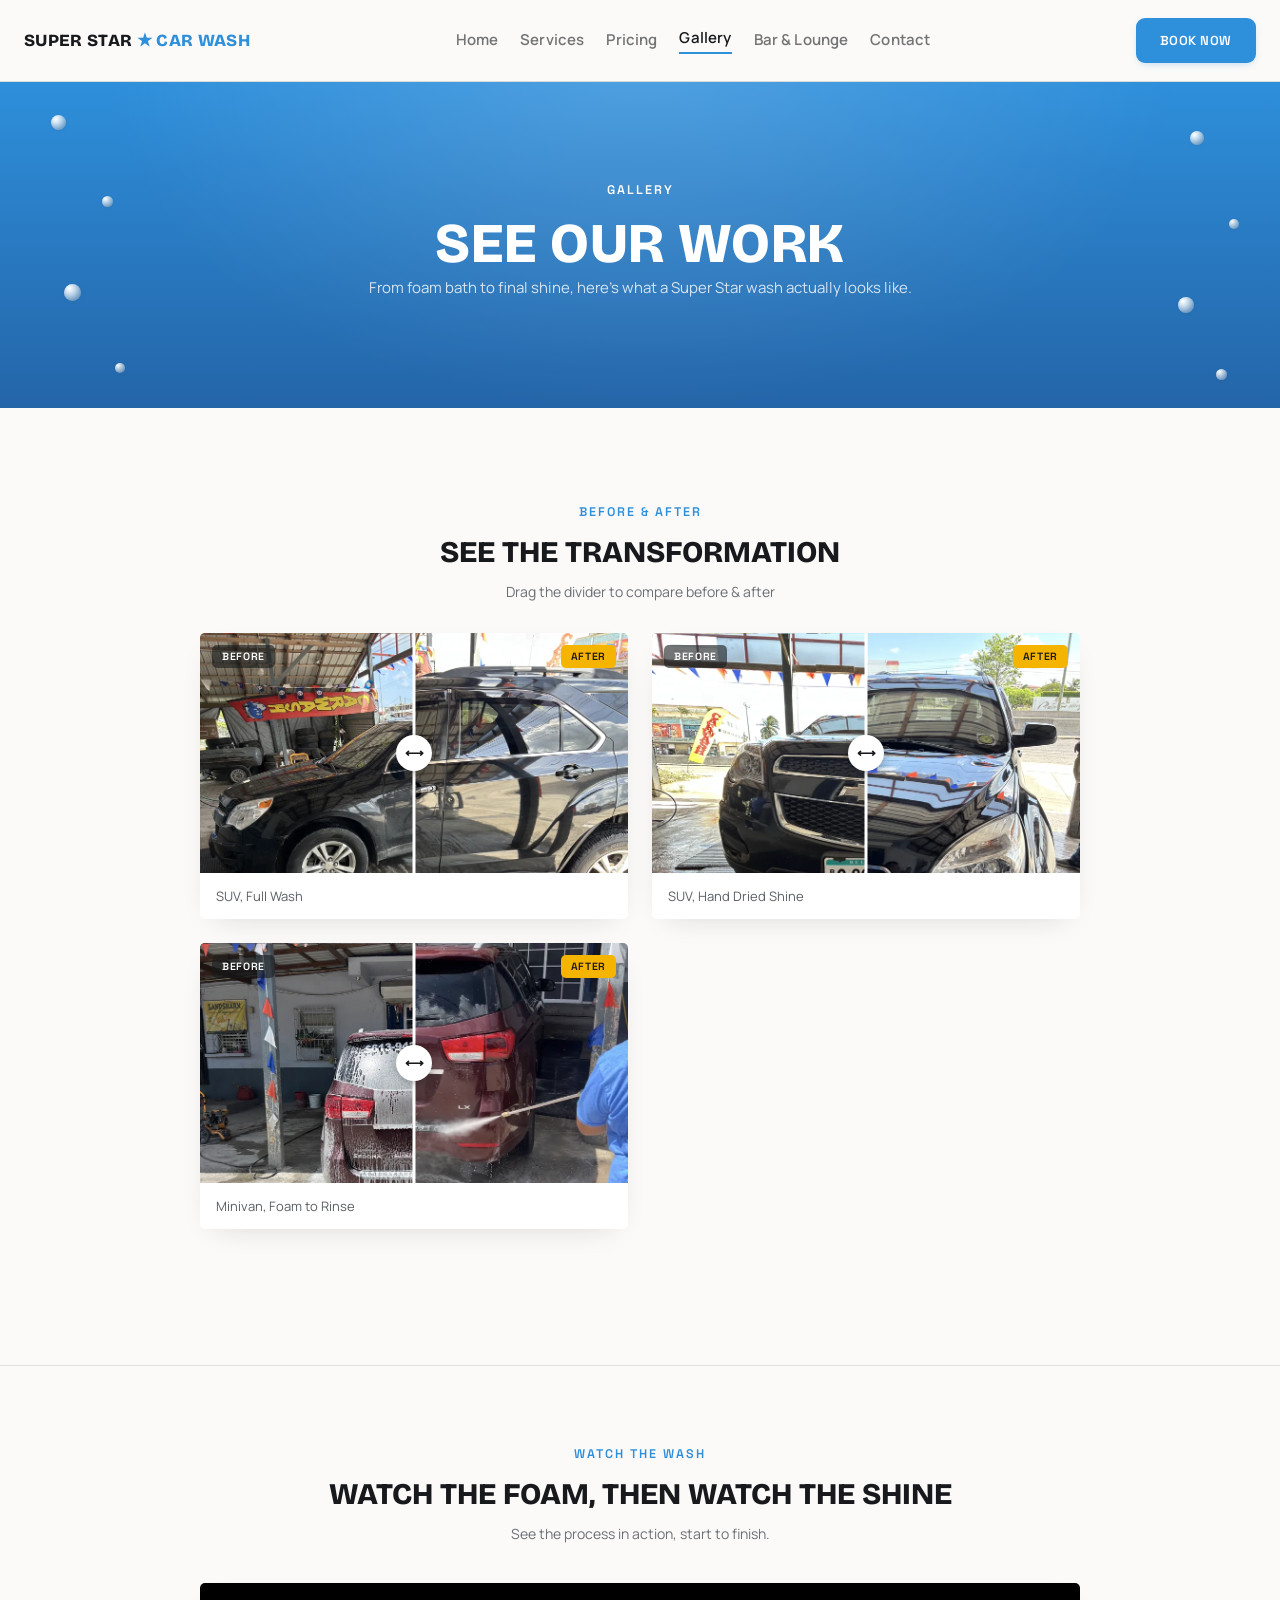
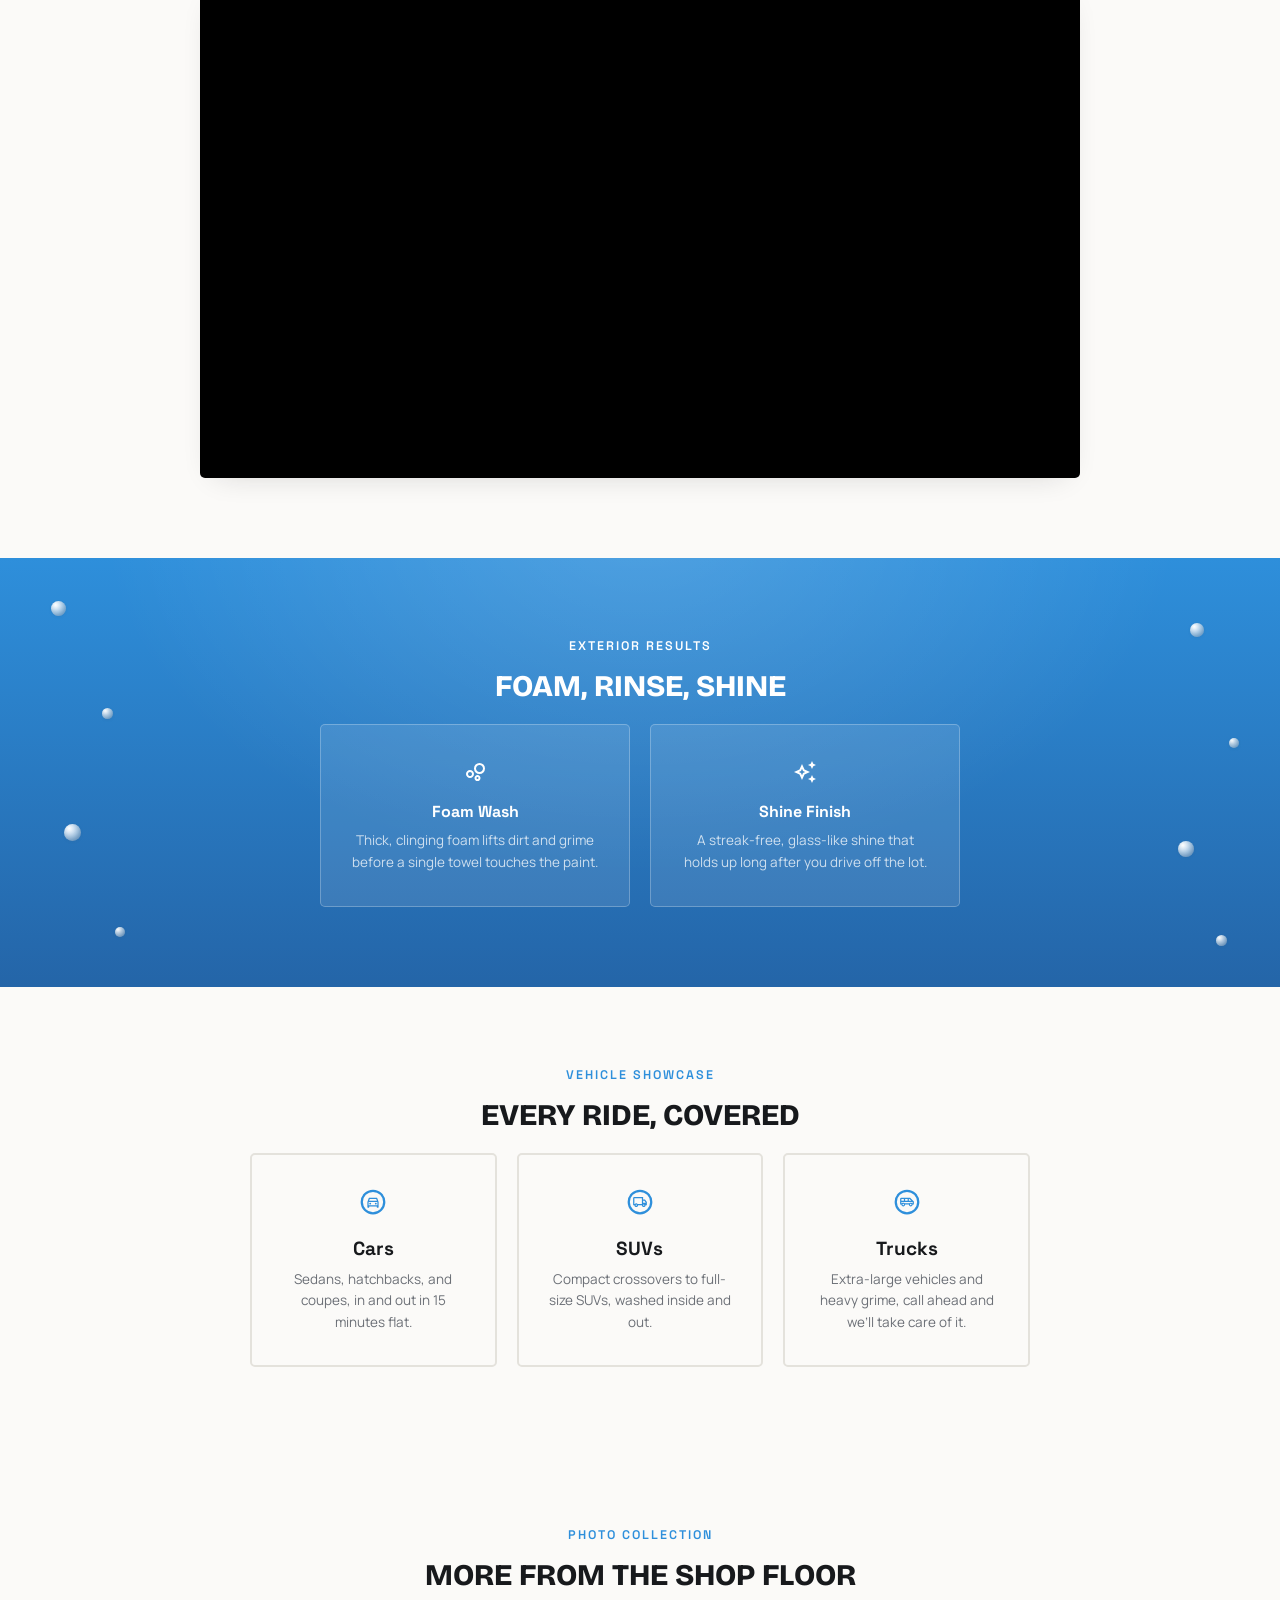
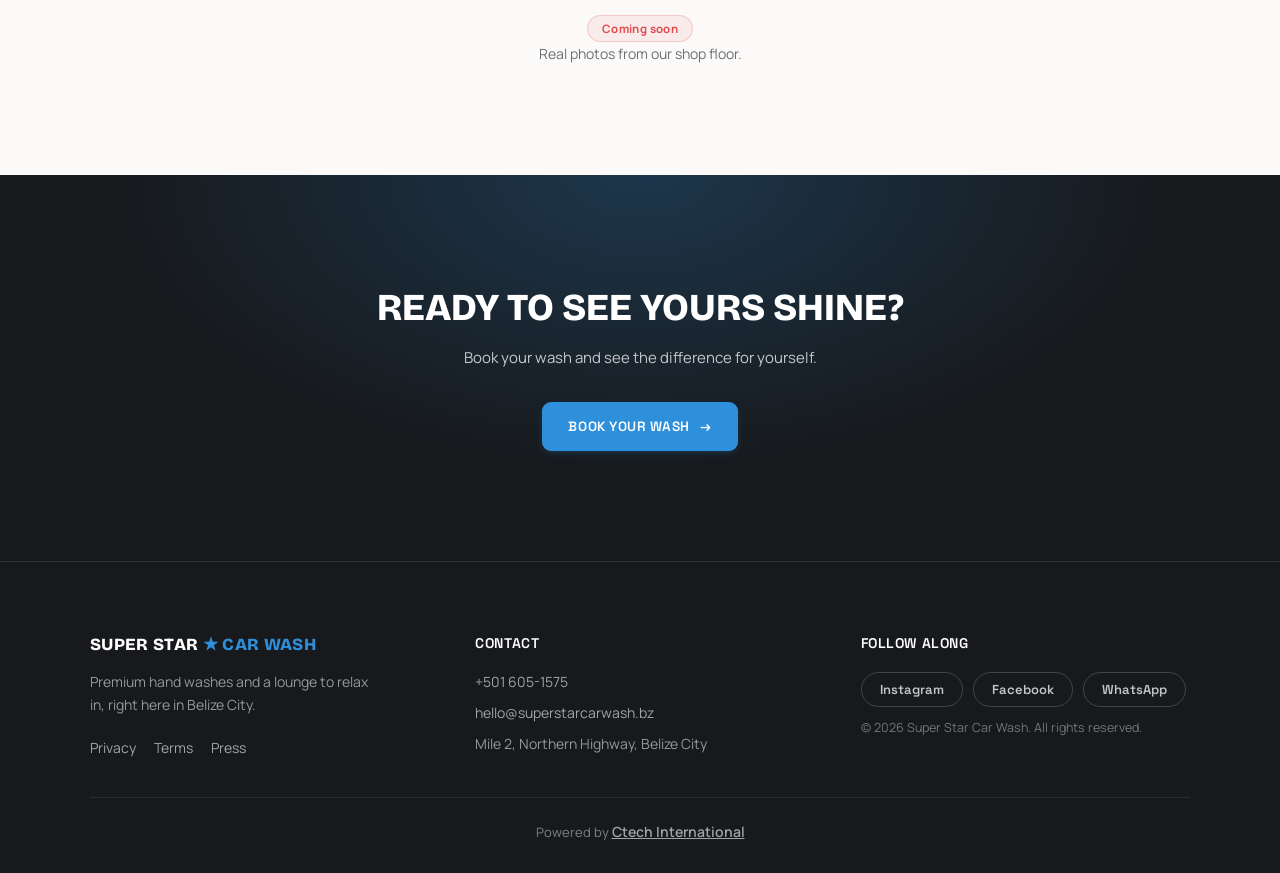
<file: gallery.html>
<!DOCTYPE html>
<html lang="en">
<head>
	<meta charset="UTF-8">
	<meta name="viewport" content="width=device-width, initial-scale=1.0, viewport-fit=cover">
	<link rel="icon" type="image/svg+xml" href="data:image/svg+xml,%3Csvg xmlns='http://www.w3.org/2000/svg' viewBox='0 0 100 100'%3E%3Crect width='100' height='100' rx='22' fill='%232E8FDB'/%3E%3Ctext x='50' y='71' font-size='62' text-anchor='middle' fill='white' font-family='Arial'%3E%E2%98%85%3C/text%3E%3C/svg%3E">
	<title>Gallery | Super Star Car Wash</title>
	<meta name="description" content="See the shine for yourself: before &amp; after results, foam wash close-ups, and every vehicle size we detail in Belize City.">
	<meta name="theme-color" content="#2E8FDB">
	<meta name="robots" content="index, follow">
	<link rel="canonical" href="https://superstarcarwash.bz/gallery.html">

	<meta property="og:type" content="website">
	<meta property="og:site_name" content="Super Star Car Wash">
	<meta property="og:locale" content="en_US">
	<meta property="og:title" content="Gallery | Super Star Car Wash">
	<meta property="og:description" content="See the shine for yourself: before &amp; after results, foam wash close-ups, and every vehicle size we detail in Belize City.">
	<meta property="og:url" content="https://superstarcarwash.bz/gallery.html">
	<meta property="og:image" content="https://superstarcarwash.bz/assets/hero-car-2.png">
	<meta property="og:image:width" content="1536">
	<meta property="og:image:height" content="1024">
	<meta property="og:image:alt" content="Dodge Durango SRT covered in foam mid-wash, on a bright studio background">

	<meta name="twitter:card" content="summary_large_image">
	<meta name="twitter:title" content="Gallery | Super Star Car Wash">
	<meta name="twitter:description" content="See the shine for yourself: before &amp; after results, foam wash close-ups, and every vehicle size we detail in Belize City.">
	<meta name="twitter:image" content="https://superstarcarwash.bz/assets/hero-car-2.png">
	<meta name="twitter:image:alt" content="Dodge Durango SRT covered in foam mid-wash, on a bright studio background">

	<script type="application/ld+json">
	{
		"@context": "https://schema.org",
		"@type": "AutomotiveBusiness",
		"name": "Super Star Car Wash",
		"image": "https://superstarcarwash.bz/assets/hero-car-2.png",
		"url": "https://superstarcarwash.bz/",
		"telephone": "+501-605-1575",
		"email": "hello@superstarcarwash.bz",
		"priceRange": "$$",
		"address": {
			"@type": "PostalAddress",
			"streetAddress": "Mile 2, Northern Highway",
			"addressLocality": "Belize City",
			"addressCountry": "BZ"
		},
		"geo": {
			"@type": "GeoCoordinates",
			"latitude": 17.51233129912113,
			"longitude": -88.21987928754953
		},
		"openingHoursSpecification": {
			"@type": "OpeningHoursSpecification",
			"dayOfWeek": ["Monday", "Tuesday", "Wednesday", "Thursday"],
			"opens": "07:30",
			"closes": "17:00"
		},
		"sameAs": ["https://www.instagram.com/superstar_carwash_bze/"],
		"aggregateRating": {
			"@type": "AggregateRating",
			"ratingValue": "4.9",
			"reviewCount": "312"
		}
	}
	</script>

	<link rel="preconnect" href="https://fonts.googleapis.com">
	<link rel="preconnect" href="https://fonts.gstatic.com" crossorigin>
	<link href="https://fonts.googleapis.com/css2?family=Bricolage+Grotesque:wght@700;800&family=Space+Grotesk:wght@500;600;700&family=Manrope:wght@400;500;600;700&display=swap" rel="stylesheet">
	<link rel="stylesheet" href="styles.css">
</head>
<body>

	<a class="skip-link" href="#main-content">Skip to main content</a>

	<header class="site-header">
		<div class="logo" translate="no">Super Star <span class="logo-accent">&#9733; CAR WASH</span></div>
		<nav class="main-nav" id="main-nav">
			<a class="nav-link" href="index.html">Home</a>
			<a class="nav-link" href="index.html#services">Services</a>
			<a class="nav-link" href="pricing.html">Pricing</a>
			<a class="nav-link active" href="gallery.html">Gallery</a>
			<a class="nav-link" href="lounge.html">Bar &amp; Lounge</a>
			<a class="nav-link" href="contact.html">Contact</a>
			<a class="ssw-cta nav-book-btn" href="contact.html#booking">Book Now</a>
		</nav>
		<div class="header-actions">
			<a class="ssw-cta header-cta" href="contact.html#booking">Book Now</a>
			<button class="nav-toggle" id="nav-toggle" aria-label="Toggle menu" aria-expanded="false" aria-controls="main-nav">
				<span></span><span></span><span></span>
			</button>
		</div>
	</header>

	<main id="main-content">
		<!-- ================= INTRODUCTION ================= -->
		<section class="page-intro" id="intro">
			<div class="bubble-field" id="gallery-intro-bubbles" aria-hidden="true"></div>
			<p class="eyebrow eyebrow-onblue">Gallery</p>
			<h1 class="h1">See Our Work</h1>
			<p class="lede onblue-muted">From foam bath to final shine, here’s what a Super Star wash actually looks like.</p>
		</section>

		<!-- ================= BEFORE & AFTER ================= -->
		<section class="gallery" id="before-after">
			<p class="eyebrow">Before &amp; After</p>
			<h2 class="h2">See the Transformation</h2>
			<p class="lede muted">Drag the divider to compare before &amp; after</p>
			<div class="gallery-grid" id="gallery-grid"></div>
		</section>

		<!-- ================= WATCH THE WASH ================= -->
		<section class="video-showcase" id="watch">
			<p class="eyebrow">Watch the Wash</p>
			<h2 class="h2">Watch the Foam, Then Watch the Shine</h2>
			<p class="lede muted">See the process in action, start to finish.</p>

			<div class="wash-video-wrap">
				<iframe class="wash-video" src="https://www.youtube.com/embed/NuZtCPXYKjQ" title="Watch the Foam, Then Watch the Shine | Super Star Car Wash" loading="lazy" allow="accelerometer; autoplay; clipboard-write; encrypted-media; gyroscope; picture-in-picture; web-share" referrerpolicy="strict-origin-when-cross-origin" allowfullscreen></iframe>
			</div>
		</section>

		<!-- ================= EXTERIOR RESULTS ================= -->
		<section class="result-section" id="exterior-results">
			<div class="bubble-field" id="results-bubbles" aria-hidden="true"></div>
			<p class="eyebrow eyebrow-onblue">Exterior Results</p>
			<h2 class="h2 onblue">Foam, Rinse, Shine</h2>

			<div class="result-grid">
				<div class="result-card">
					<div class="result-icon" aria-hidden="true">
						<svg width="30" height="30" viewBox="0 0 40 40"><g transform="translate(4,36) scale(0.033333)" fill="#fff"><path d="M495-155q-35-35-35-85t35-85q35-35 85-35t85 35q35 35 35 85t-35 85q-35 35-85 35t-85-35Zm113.5-56.5Q620-223 620-240t-11.5-28.5Q597-280 580-280t-28.5 11.5Q540-257 540-240t11.5 28.5Q563-200 580-200t28.5-11.5ZM504-464q-64-64-64-156t64-156q64-64 156-64t156 64q64 64 64 156t-64 156q-64 64-156 64t-156-64Zm255.5-56.5Q800-561 800-620t-40.5-99.5Q719-760 660-760t-99.5 40.5Q520-679 520-620t40.5 99.5Q601-480 660-480t99.5-40.5ZM280-240q-66 0-113-47t-47-113q0-66 47-113t113-47q66 0 113 47t47 113q0 66-47 113t-113 47Zm56.5-103.5Q360-367 360-400t-23.5-56.5Q313-480 280-480t-56.5 23.5Q200-433 200-400t23.5 56.5Q247-320 280-320t56.5-23.5ZM580-240Zm80-380ZM280-400Z"/></g></svg>
					</div>
					<h3 class="result-title">Foam Wash</h3>
					<p class="result-copy">Thick, clinging foam lifts dirt and grime before a single towel touches the paint.</p>
				</div>
				<div class="result-card">
					<div class="result-icon" aria-hidden="true">
						<svg width="30" height="30" viewBox="0 0 40 40"><g transform="translate(4,36) scale(0.033333)" fill="#fff"><path d="m760-600-50-110-110-50 110-50 50-110 50 110 110 50-110 50-50 110Zm0 560-50-110-110-50 110-50 50-110 50 110 110 50-110 50-50 110ZM360-160 260-380 40-480l220-100 100-220 100 220 220 100-220 100-100 220Zm0-194 40-86 86-40-86-40-40-86-40 86-86 40 86 40 40 86Zm0-126Z"/></g></svg>
					</div>
					<h3 class="result-title">Shine Finish</h3>
					<p class="result-copy">A streak-free, glass-like shine that holds up long after you drive off the lot.</p>
				</div>
			</div>
		</section>

		<!-- ================= VEHICLE SHOWCASE ================= -->
		<section class="showcase" id="vehicle-showcase">
			<p class="eyebrow">Vehicle Showcase</p>
			<h2 class="h2">Every Ride, Covered</h2>

			<div class="showcase-grid">
				<div class="type-card">
					<div class="type-icon" aria-hidden="true">
						<svg width="30" height="30" viewBox="0 0 40 40"><circle cx="20" cy="20" r="15" fill="none" stroke="#2E8FDB" stroke-width="3"/><g transform="translate(10,30) scale(0.020833)" fill="#2E8FDB"><path d="M240-200v40q0 17-11.5 28.5T200-120h-40q-17 0-28.5-11.5T120-160v-320l84-240q6-18 21.5-29t34.5-11h440q19 0 34.5 11t21.5 29l84 240v320q0 17-11.5 28.5T800-120h-40q-17 0-28.5-11.5T720-160v-40H240Zm-8-360h496l-42-120H274l-42 120Zm-32 80v200-200Zm100 160q25 0 42.5-17.5T360-380q0-25-17.5-42.5T300-440q-25 0-42.5 17.5T240-380q0 25 17.5 42.5T300-320Zm360 0q25 0 42.5-17.5T720-380q0-25-17.5-42.5T660-440q-25 0-42.5 17.5T600-380q0 25 17.5 42.5T660-320Zm-460 40h560v-200H200v200Z"/></g></svg>
					</div>
					<h3 class="type-title">Cars</h3>
					<p class="type-copy">Sedans, hatchbacks, and coupes, in and out in 15 minutes flat.</p>
				</div>
				<div class="type-card">
					<div class="type-icon" aria-hidden="true">
						<svg width="30" height="30" viewBox="0 0 40 40"><circle cx="20" cy="20" r="15" fill="none" stroke="#2E8FDB" stroke-width="3"/><g transform="translate(10,30) scale(0.020833)" fill="#2E8FDB"><path d="M155-195q-35-35-35-85H40v-440q0-33 23.5-56.5T120-800h560v160h120l120 160v200h-80q0 50-35 85t-85 35q-50 0-85-35t-35-85H360q0 50-35 85t-85 35q-50 0-85-35Zm113.5-56.5Q280-263 280-280t-11.5-28.5Q257-320 240-320t-28.5 11.5Q200-297 200-280t11.5 28.5Q223-240 240-240t28.5-11.5ZM120-360h32q17-18 39-29t49-11q27 0 49 11t39 29h272v-360H120v360Zm628.5 108.5Q760-263 760-280t-11.5-28.5Q737-320 720-320t-28.5 11.5Q680-297 680-280t11.5 28.5Q703-240 720-240t28.5-11.5ZM680-440h170l-90-120h-80v120ZM360-540Z"/></g></svg>
					</div>
					<h3 class="type-title">SUVs</h3>
					<p class="type-copy">Compact crossovers to full-size SUVs, washed inside and out.</p>
				</div>
				<div class="type-card">
					<div class="type-icon" aria-hidden="true">
						<svg width="30" height="30" viewBox="0 0 40 40"><circle cx="20" cy="20" r="15" fill="none" stroke="#2E8FDB" stroke-width="3"/><g transform="translate(10,30) scale(0.020833)" fill="#2E8FDB"><path d="M155-235q-35-35-35-85H40v-360q0-33 23.5-56.5T120-760h560l240 240v200h-80q0 50-35 85t-85 35q-50 0-85-35t-35-85H360q0 50-35 85t-85 35q-50 0-85-35Zm445-325h160L640-680h-40v120Zm-240 0h160v-120H360v120Zm-240 0h160v-120H120v120Zm155.5 275.5Q290-299 290-320t-14.5-35.5Q261-370 240-370t-35.5 14.5Q190-341 190-320t14.5 35.5Q219-270 240-270t35.5-14.5Zm480 0Q770-299 770-320t-14.5-35.5Q741-370 720-370t-35.5 14.5Q670-341 670-320t14.5 35.5Q699-270 720-270t35.5-14.5ZM120-400h32q17-18 39-29t49-11q27 0 49 11t39 29h304q17-18 39-29t49-11q27 0 49 11t39 29h32v-80H120v80Zm720-80H120h720Z"/></g></svg>
					</div>
					<h3 class="type-title">Trucks</h3>
					<p class="type-copy">Extra-large vehicles and heavy grime, call ahead and we’ll take care of it.</p>
				</div>
			</div>
		</section>

		<!-- ================= PHOTO COLLECTION ================= -->
		<section class="showcase" id="photo-collection">
			<p class="eyebrow">Photo Collection</p>
			<h2 class="h2">More From the Shop Floor</h2>
			<span class="coming-soon-pill">Coming soon</span>
			<p class="lede muted">Real photos from our shop floor.</p>

			<!-- Stock placeholders removed until real shop-floor photos are ready.
			     Restore this grid (or swap in real photos) when available.
			<div class="photo-grid">
				<img class="photo-grid-img" src="https://images.unsplash.com/photo-1611239179213-d972da54091a?q=80&amp;w=600&amp;h=450&amp;auto=format&amp;fit=crop" width="600" height="450" loading="lazy" alt="Foam-covered car door and wheel, close up">
				<img class="photo-grid-img" src="https://images.unsplash.com/photo-1607860108855-64acf2078ed9?q=80&amp;w=600&amp;h=450&amp;auto=format&amp;fit=crop" width="600" height="450" loading="lazy" alt="Detailer scrubbing a car with a soapy sponge">
				<img class="photo-grid-img" src="https://images.unsplash.com/photo-1565689876697-e467b6c54da2?q=80&amp;w=600&amp;h=450&amp;auto=format&amp;fit=crop" width="600" height="450" loading="lazy" alt="Wheel and rim being scrubbed clean with a soapy brush">
				<img class="photo-grid-img" src="https://images.unsplash.com/photo-1732357624591-f2137085659b?q=80&amp;w=600&amp;h=450&amp;auto=format&amp;fit=crop" width="600" height="450" loading="lazy" alt="Detailer wiping down a car's steering wheel and dashboard">
				<img class="photo-grid-img" src="https://images.unsplash.com/photo-1704796141009-5ed5cc8ca5f3?q=80&amp;w=600&amp;h=450&amp;auto=format&amp;fit=crop" width="600" height="450" loading="lazy" alt="Blue sports car being hand-washed with a soapy sponge">
				<img class="photo-grid-img" src="https://images.unsplash.com/photo-1689182360215-8b124a5b21be?q=80&amp;w=600&amp;h=450&amp;auto=format&amp;fit=crop" width="600" height="450" loading="lazy" alt="Red sports car being rinsed with a fine water spray">
			</div>
			-->
		</section>

		<!-- ================= CALL TO ACTION ================= -->
		<section class="cta-band" id="cta">
			<div class="lounge-glow" aria-hidden="true"></div>
			<h2 class="h2 onblue">Ready to See Yours Shine?</h2>
			<p class="lede onblue-muted">Book your wash and see the difference for yourself.</p>
			<a class="ssw-cta" href="contact.html#booking">Book Your Wash <span class="arrow" aria-hidden="true">&rarr;</span></a>
		</section>
	</main>

	<!-- ================= FOOTER ================= -->
	<footer class="site-footer" id="footer">
		<div class="footer-grid">
			<div class="footer-col footer-brand">
				<div class="logo logo-onDark" translate="no">Super Star <span class="logo-accent">&#9733; Car Wash</span></div>
				<p>Premium hand washes and a lounge to relax in, right here in Belize City.</p>
				<div class="footer-links">
					<a class="ssw-footer-link" href="#footer">Privacy</a>
					<a class="ssw-footer-link" href="#footer">Terms</a>
					<a class="ssw-footer-link" href="#footer">Press</a>
				</div>
			</div>
			<div class="footer-col">
				<div class="footer-heading">Contact</div>
				<a class="ssw-footer-link" href="tel:+5016051575">+501 605-1575</a>
				<a class="ssw-footer-link" href="mailto:hello@superstarcarwash.bz">hello@superstarcarwash.bz</a>
				<div class="footer-muted">Mile 2, Northern Highway, Belize City</div>
			</div>
			<div class="footer-col">
				<div class="footer-heading">Follow Along</div>
				<div class="social-pills">
					<a class="ssw-social-pill" href="https://www.instagram.com/superstar_carwash_bze/" target="_blank" rel="noopener noreferrer">Instagram</a>
					<a class="ssw-social-pill" href="#footer">Facebook</a>
					<a class="ssw-social-pill" href="https://wa.me/5016051575?text=I%20am%20messaging%20from%20the%20Superstar%20Car%20Wash%20website." target="_blank" rel="noopener noreferrer">WhatsApp</a>
				</div>
				<div class="footer-muted footer-copyright">&copy; <span id="year"></span> Super Star Car Wash. All rights reserved.</div>
			</div>
		</div>
		<div class="footer-bottom">
			Powered by <a class="ssw-footer-link footer-powered" href="https://ctechintl.com" target="_blank" rel="noopener" translate="no">Ctech International</a>
		</div>
	</footer>

	<script src="js/main.js"></script>
	<script src="js/compare.js"></script>
</body>
</html>
</file>
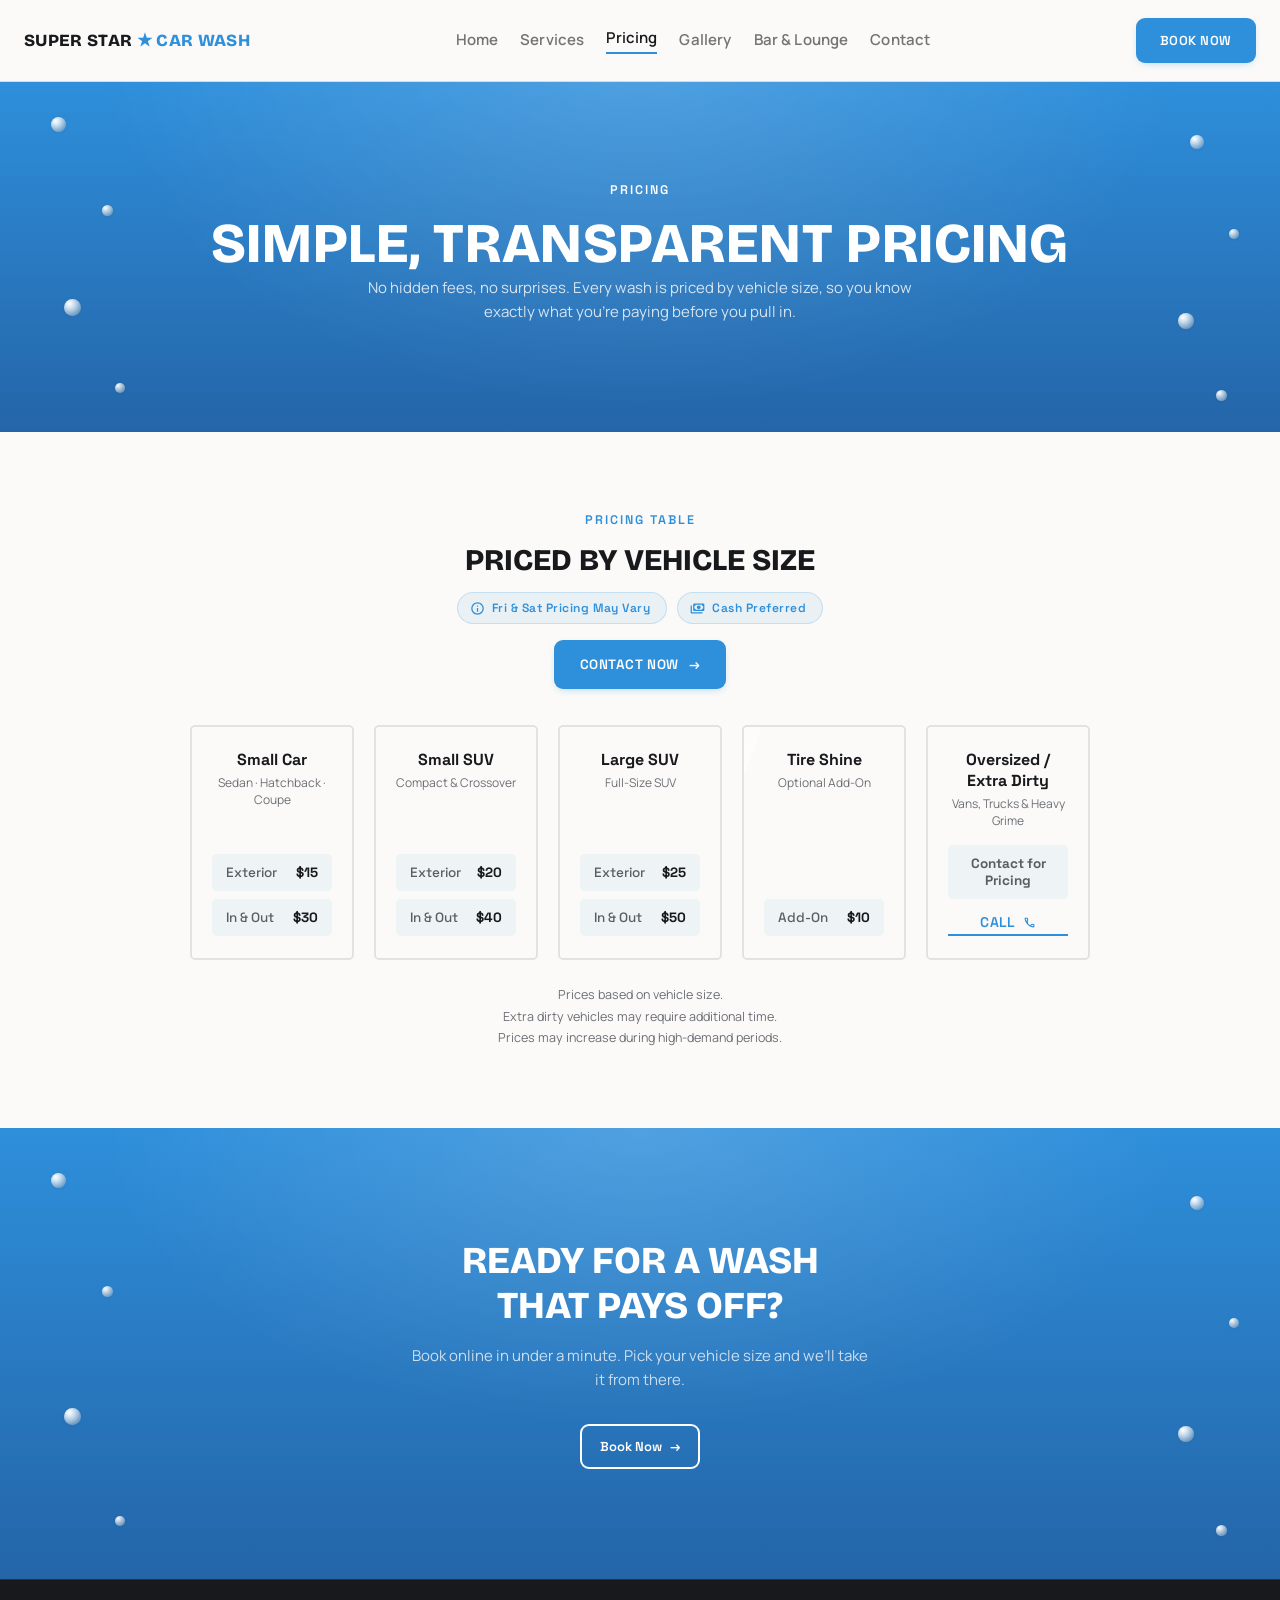
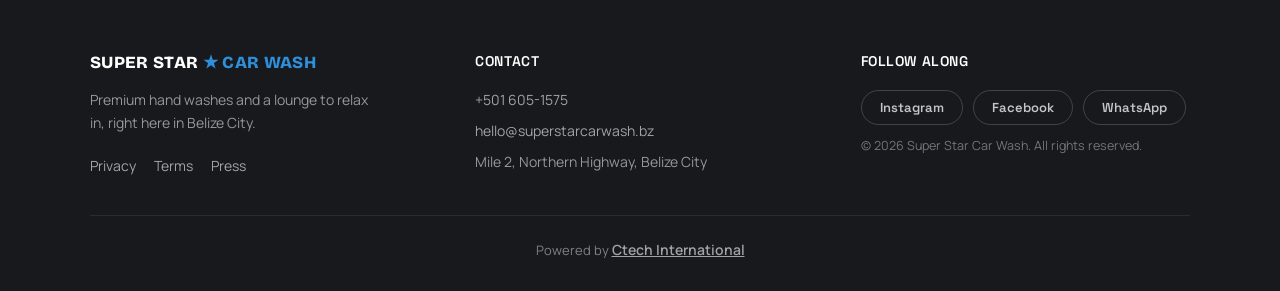
<file: pricing.html>
<!DOCTYPE html>
<html lang="en">
<head>
	<meta charset="UTF-8">
	<meta name="viewport" content="width=device-width, initial-scale=1.0, viewport-fit=cover">
	<link rel="icon" type="image/svg+xml" href="data:image/svg+xml,%3Csvg xmlns='http://www.w3.org/2000/svg' viewBox='0 0 100 100'%3E%3Crect width='100' height='100' rx='22' fill='%232E8FDB'/%3E%3Ctext x='50' y='71' font-size='62' text-anchor='middle' fill='white' font-family='Arial'%3E%E2%98%85%3C/text%3E%3C/svg%3E">
	<title>Pricing | Super Star Car Wash</title>
	<meta name="description" content="Simple, transparent car wash pricing in Belize City, priced by vehicle size, no hidden fees.">
	<meta name="theme-color" content="#2E8FDB">
	<meta name="robots" content="index, follow">
	<link rel="canonical" href="https://superstarcarwash.bz/pricing.html">

	<meta property="og:type" content="website">
	<meta property="og:site_name" content="Super Star Car Wash">
	<meta property="og:locale" content="en_US">
	<meta property="og:title" content="Pricing | Super Star Car Wash">
	<meta property="og:description" content="Simple, transparent car wash pricing in Belize City, priced by vehicle size, no hidden fees.">
	<meta property="og:url" content="https://superstarcarwash.bz/pricing.html">
	<meta property="og:image" content="https://superstarcarwash.bz/assets/hero-car-2.png">
	<meta property="og:image:width" content="1536">
	<meta property="og:image:height" content="1024">
	<meta property="og:image:alt" content="Dodge Durango SRT covered in foam mid-wash, on a bright studio background">

	<meta name="twitter:card" content="summary_large_image">
	<meta name="twitter:title" content="Pricing | Super Star Car Wash">
	<meta name="twitter:description" content="Simple, transparent car wash pricing in Belize City, priced by vehicle size, no hidden fees.">
	<meta name="twitter:image" content="https://superstarcarwash.bz/assets/hero-car-2.png">
	<meta name="twitter:image:alt" content="Dodge Durango SRT covered in foam mid-wash, on a bright studio background">

	<script type="application/ld+json">
	{
		"@context": "https://schema.org",
		"@type": "AutomotiveBusiness",
		"name": "Super Star Car Wash",
		"image": "https://superstarcarwash.bz/assets/hero-car-2.png",
		"url": "https://superstarcarwash.bz/",
		"telephone": "+501-605-1575",
		"email": "hello@superstarcarwash.bz",
		"priceRange": "$$",
		"address": {
			"@type": "PostalAddress",
			"streetAddress": "Mile 2, Northern Highway",
			"addressLocality": "Belize City",
			"addressCountry": "BZ"
		},
		"geo": {
			"@type": "GeoCoordinates",
			"latitude": 17.51233129912113,
			"longitude": -88.21987928754953
		},
		"openingHoursSpecification": {
			"@type": "OpeningHoursSpecification",
			"dayOfWeek": ["Monday", "Tuesday", "Wednesday", "Thursday"],
			"opens": "07:30",
			"closes": "17:00"
		},
		"sameAs": ["https://www.instagram.com/superstar_carwash_bze/"],
		"aggregateRating": {
			"@type": "AggregateRating",
			"ratingValue": "4.9",
			"reviewCount": "312"
		}
	}
	</script>

	<link rel="preconnect" href="https://fonts.googleapis.com">
	<link rel="preconnect" href="https://fonts.gstatic.com" crossorigin>
	<link href="https://fonts.googleapis.com/css2?family=Bricolage+Grotesque:wght@700;800&family=Space+Grotesk:wght@500;600;700&family=Manrope:wght@400;500;600;700&display=swap" rel="stylesheet">
	<link rel="stylesheet" href="styles.css">
</head>
<body>

	<a class="skip-link" href="#main-content">Skip to main content</a>

	<header class="site-header">
		<div class="logo" translate="no">Super Star <span class="logo-accent">&#9733; CAR WASH</span></div>
		<nav class="main-nav" id="main-nav">
			<a class="nav-link" href="index.html">Home</a>
			<a class="nav-link" href="index.html#services">Services</a>
			<a class="nav-link active" href="pricing.html">Pricing</a>
			<a class="nav-link" href="gallery.html">Gallery</a>
			<a class="nav-link" href="lounge.html">Bar &amp; Lounge</a>
			<a class="nav-link" href="contact.html">Contact</a>
			<a class="ssw-cta nav-book-btn" href="contact.html#booking">Book Now</a>
		</nav>
		<div class="header-actions">
			<a class="ssw-cta header-cta" href="contact.html#booking">Book Now</a>
			<button class="nav-toggle" id="nav-toggle" aria-label="Toggle menu" aria-expanded="false" aria-controls="main-nav">
				<span></span><span></span><span></span>
			</button>
		</div>
	</header>

	<main id="main-content">
		<!-- ================= INTRODUCTION ================= -->
		<section class="page-intro" id="intro">
			<div class="bubble-field" id="pricing-intro-bubbles" aria-hidden="true"></div>
			<p class="eyebrow eyebrow-onblue">Pricing</p>
			<h1 class="h1">Simple, Transparent Pricing</h1>
			<p class="lede onblue-muted">No hidden fees, no surprises. Every wash is priced by vehicle size, so you know exactly what you’re paying before you pull in.</p>
		</section>

		<!-- ================= PRICING TABLE ================= -->
		<section class="price-table" id="price-table">
			<p class="eyebrow">Pricing Table</p>
			<h2 class="h2">Priced by Vehicle Size</h2>

			<div class="price-badges">
				<div class="price-hours-badge">
					<svg width="15" height="15" viewBox="0 -960 960 960" aria-hidden="true"><path d="M440-280h80v-240h-80v240Zm68.5-331.5Q520-623 520-640t-11.5-28.5Q497-680 480-680t-28.5 11.5Q440-657 440-640t11.5 28.5Q463-600 480-600t28.5-11.5ZM480-80q-83 0-156-31.5T197-197q-54-54-85.5-127T80-480q0-83 31.5-156T197-763q54-54 127-85.5T480-880q83 0 156 31.5T763-763q54 54 85.5 127T880-480q0 83-31.5 156T763-197q-54 54-127 85.5T480-80Zm0-80q134 0 227-93t93-227q0-134-93-227t-227-93q-134 0-227 93t-93 227q0 134 93 227t227 93Zm0-320Z" fill="currentColor"/></svg>
					<span>Fri &amp; Sat Pricing May Vary</span>
				</div>
				<div class="price-hours-badge">
					<svg width="15" height="15" viewBox="0 -960 960 960" aria-hidden="true"><path d="M560-440q-50 0-85-35t-35-85q0-50 35-85t85-35q50 0 85 35t35 85q0 50-35 85t-85 35ZM280-320q-33 0-56.5-23.5T200-400v-320q0-33 23.5-56.5T280-800h560q33 0 56.5 23.5T920-720v320q0 33-23.5 56.5T840-320H280Zm80-80h400q0-33 23.5-56.5T840-480v-160q-33 0-56.5-23.5T760-720H360q0 33-23.5 56.5T280-640v160q33 0 56.5 23.5T360-400Zm440 240H120q-33 0-56.5-23.5T40-240v-440h80v440h680v80ZM280-400v-320 320Z" fill="currentColor"/></svg>
					<span>Cash Preferred</span>
				</div>
			</div>
			<a class="ssw-cta price-contact-btn" href="contact.html">Contact Now <span class="arrow" aria-hidden="true">&rarr;</span></a>

			<div class="price-cards">
				<div class="price-card">
					<h3 class="price-card-title">Small Car</h3>
					<p class="price-card-sub">Sedan &middot; Hatchback &middot; Coupe</p>
					<dl class="price-card-rows">
						<div class="price-card-row"><dt>Exterior</dt><dd>$15</dd></div>
						<div class="price-card-row"><dt>In &amp; Out</dt><dd>$30</dd></div>
					</dl>
				</div>
				<div class="price-card">
					<h3 class="price-card-title">Small SUV</h3>
					<p class="price-card-sub">Compact &amp; Crossover</p>
					<dl class="price-card-rows">
						<div class="price-card-row"><dt>Exterior</dt><dd>$20</dd></div>
						<div class="price-card-row"><dt>In &amp; Out</dt><dd>$40</dd></div>
					</dl>
				</div>
				<div class="price-card">
					<h3 class="price-card-title">Large SUV</h3>
					<p class="price-card-sub">Full-Size SUV</p>
					<dl class="price-card-rows">
						<div class="price-card-row"><dt>Exterior</dt><dd>$25</dd></div>
						<div class="price-card-row"><dt>In &amp; Out</dt><dd>$50</dd></div>
					</dl>
				</div>
				<div class="price-card price-card-addon price-card-shine">
					<span class="price-card-sweep" aria-hidden="true"></span>
					<h3 class="price-card-title">Tire Shine</h3>
					<p class="price-card-sub">Optional Add-On</p>
					<dl class="price-card-rows">
						<div class="price-card-row"><dt>Add-On</dt><dd>$10</dd></div>
					</dl>
				</div>
				<div class="price-card price-card-contact">
					<h3 class="price-card-title">Oversized / Extra Dirty</h3>
					<p class="price-card-sub">Vans, Trucks &amp; Heavy Grime</p>
					<div class="price-card-rows">
						<div class="price-card-row price-card-contact-row"><span>Contact for Pricing</span></div>
					</div>
					<a class="text-link" href="tel:+5016051575">Call <svg class="text-link-icon" viewBox="0 -960 960 960" aria-hidden="true"><path d="M798-120q-125 0-247-54.5T329-329Q229-429 174.5-551T120-798q0-18 12-30t30-12h162q14 0 25 9.5t13 22.5l26 140q2 16-1 27t-11 19l-97 98q20 37 47.5-71.5T387-386q31 31 65 57.5t72 48.5l94-94q9-9 23.5-13.5T670-390l138 28q14 4 23 14.5t9 23.5v162q0 18-12 30t-30 12ZM241-600l66-66-17-94h-89q5 41 14 81t26 79Zm358 358q39 17 79.5 27t81.5 13v-88l-94-19-67 67ZM241-600Zm358 358Z" fill="currentColor"/></svg></a>
				</div>
			</div>

			<ul class="price-notes">
				<li>Prices based on vehicle size.</li>
				<li>Extra dirty vehicles may require additional time.</li>
				<li>Prices may increase during high-demand periods.</li>
			</ul>
		</section>

		<!-- ================= CALL TO ACTION ================= -->
		<section class="cta-band cta-band-price" id="cta">
			<div class="bubble-field" id="cta-bubbles" aria-hidden="true"></div>
			<h2 class="h2 onblue">Ready for a Wash That Pays Off?</h2>
			<p class="lede onblue-muted">Book online in under a minute. Pick your vehicle size and we’ll take it from there.</p>
			<a class="ssw-cta-outline cta-band-price-btn" href="contact.html#booking">Book Now <span class="arrow" aria-hidden="true">&rarr;</span></a>
		</section>
	</main>

	<!-- ================= FOOTER ================= -->
	<footer class="site-footer" id="footer">
		<div class="footer-grid">
			<div class="footer-col footer-brand">
				<div class="logo logo-onDark" translate="no">Super Star <span class="logo-accent">&#9733; Car Wash</span></div>
				<p>Premium hand washes and a lounge to relax in, right here in Belize City.</p>
				<div class="footer-links">
					<a class="ssw-footer-link" href="#footer">Privacy</a>
					<a class="ssw-footer-link" href="#footer">Terms</a>
					<a class="ssw-footer-link" href="#footer">Press</a>
				</div>
			</div>
			<div class="footer-col">
				<div class="footer-heading">Contact</div>
				<a class="ssw-footer-link" href="tel:+5016051575">+501 605-1575</a>
				<a class="ssw-footer-link" href="mailto:hello@superstarcarwash.bz">hello@superstarcarwash.bz</a>
				<div class="footer-muted">Mile 2, Northern Highway, Belize City</div>
			</div>
			<div class="footer-col">
				<div class="footer-heading">Follow Along</div>
				<div class="social-pills">
					<a class="ssw-social-pill" href="https://www.instagram.com/superstar_carwash_bze/" target="_blank" rel="noopener noreferrer">Instagram</a>
					<a class="ssw-social-pill" href="#footer">Facebook</a>
					<a class="ssw-social-pill" href="https://wa.me/5016051575?text=I%20am%20messaging%20from%20the%20Superstar%20Car%20Wash%20website." target="_blank" rel="noopener noreferrer">WhatsApp</a>
				</div>
				<div class="footer-muted footer-copyright">&copy; <span id="year"></span> Super Star Car Wash. All rights reserved.</div>
			</div>
		</div>
		<div class="footer-bottom">
			Powered by <a class="ssw-footer-link footer-powered" href="https://ctechintl.com" target="_blank" rel="noopener" translate="no">Ctech International</a>
		</div>
	</footer>

	<script src="js/main.js"></script>
</body>
</html>
</file>
<file: styles.css>
/* ============================================================
   Super Star Car Wash - tokens
   Mobile-first: base rules target small screens; min-width
   media queries progressively enhance for tablet/desktop.
   ============================================================ */
:root {
	--brand-blue: #2E8FDB;
	--brand-blue-dark: #2465a8;
	--rating-gold: #F5B400;
	--rating-gold-dark: #A6790A;
	--error-red: #E5484D;
	--whatsapp-green: #25D366;
	--ink: #17191c;
	--slate: #5a5e64;
	--muted: #6b6f76;
	--border: #dcdcd6;
	--border-2: #e4e2dc;
	--surface: #fbfaf8;
	--page-bg-1: #eaf1f8;
	--page-bg-2: #d7e3ee;

	--font-display: 'Bricolage Grotesque', sans-serif;
	--font-mono-ish: 'Space Grotesk', sans-serif;
	--font-body: 'Manrope', sans-serif;

	/* Standard corner radius for components (cards, inputs, tags, panels). */
	--radius: 5px;
	/* Buttons keep their own, larger radius - exempt from --radius. */
	--radius-btn: 9px;
	/* Fully-rounded pill shapes - a special exception, not a corner radius. */
	--radius-pill: 999px;

	--header-h: 72px;
}

* { box-sizing: border-box; }
[hidden] { display: none !important; }
html { scroll-behavior: smooth; }
body {
	margin: 0; font-family: var(--font-body); color: var(--ink); background: var(--surface); -webkit-font-smoothing: antialiased;
	padding-left: env(safe-area-inset-left); padding-right: env(safe-area-inset-right);
}
img { display: block; max-width: 100%; }
a { color: inherit; text-decoration: none; }
button { font-family: inherit; cursor: pointer; touch-action: manipulation; -webkit-tap-highlight-color: transparent; }
a { touch-action: manipulation; -webkit-tap-highlight-color: transparent; }
.visually-hidden { position: absolute; width: 1px; height: 1px; overflow: hidden; clip: rect(0 0 0 0); }

.skip-link {
	position: fixed; top: -48px; left: 8px; z-index: 2000; background: var(--ink); color: #fff;
	padding: 12px 20px; border-radius: var(--radius); font-family: var(--font-mono-ish); font-weight: 600; font-size: 14px;
	transition: top .15s ease;
}
.skip-link:focus { top: 8px; outline: 2px solid #fff; outline-offset: 2px; }

:focus-visible { outline: 2px solid var(--brand-blue); outline-offset: 2px; }

@media (prefers-reduced-motion: reduce) {
	*, *::before, *::after {
		animation-duration: 0.001ms !important;
		animation-iteration-count: 1 !important;
		transition-duration: 0.001ms !important;
		scroll-behavior: auto !important;
	}
}

/* Keep anchor-linked sections from hiding behind the sticky header. */
section[id], footer[id] { scroll-margin-top: var(--header-h); }
@media (min-width: 768px) {
	:root { --header-h: 88px; }
}

/* ---------- shared type (mobile defaults) ---------- */
.h1 {
	font-family: var(--font-display); font-weight: 800; text-transform: uppercase;
	letter-spacing: .01em; color: var(--ink); margin: 0; font-size: 32px; line-height: 1.08;
	text-wrap: balance;
}
.h2 {
	font-family: var(--font-display); font-weight: 800; text-transform: uppercase;
	color: var(--ink); font-size: 26px; margin: 0 0 12px; text-align: center;
	text-wrap: balance;
}
.h2.onblue { color: #fff; }
.eyebrow {
	font-family: var(--font-mono-ish); font-weight: 600; letter-spacing: .16em; text-transform: uppercase;
	color: var(--brand-blue); font-size: 12.5px; margin: 0 0 14px;
}
.eyebrow-onblue { color: #fff; text-align: center; }
.eyebrow-lounge { color: var(--brand-blue); font-size: 13px; margin-bottom: 16px; }
.lede { font-family: var(--font-body); font-size: 14px; color: var(--muted); text-align: center; margin: 0 0 32px; max-width: none; }
.lede.onblue-muted { color: rgba(255,255,255,.8); font-size: 15px; line-height: 1.6; }
.muted { color: var(--muted); }
.text-link {
	font-family: var(--font-mono-ish); font-weight: 600; font-size: 14px; letter-spacing: .02em;
	text-transform: uppercase; color: var(--brand-blue); border-bottom: 2px solid var(--brand-blue); padding-bottom: 3px;
	transition: opacity .15s ease;
}
.text-link:hover { opacity: .7; }
.text-link-icon { width: 13px; height: 13px; vertical-align: -2px; margin-left: 3px; }
.text-link.onblue { color: #fff; border-color: #fff; }

.ssw-label {
	font: 600 12px var(--font-body); letter-spacing: .04em; text-transform: uppercase;
	color: #6b6f76; margin-bottom: 6px; display: block;
}
.ssw-input {
	font-family: var(--font-body); font-size: 15px; padding: 12px 14px; border-radius: var(--radius);
	border: 1.5px solid var(--border); background: var(--surface); color: var(--ink); width: 100%;
}
.ssw-input:focus { outline: none; border-color: var(--brand-blue); }
/* Matches the documented Design System "Focus" input state exactly
   (border #2E8FDB + box-shadow 0 0 0 3px rgba(46,143,219,.18)) - see
   Design System.html. The ring is only shown for keyboard focus
   (:focus-visible) per the "avoid focus ring on click" rule. It can
   render fully now because .booking-body was given breathing-room
   padding (see below) instead of clipping it. */
.ssw-input:focus-visible { outline: none; border-color: var(--brand-blue); box-shadow: 0 0 0 3px rgba(46,143,219,.18); }
.ssw-input.error { border-color: var(--error-red); }
.bk-error { font-family: var(--font-body); font-size: 12.5px; color: var(--error-red); margin-top: 6px; }

.ssw-cta {
	font-family: var(--font-mono-ish); font-weight: 600; letter-spacing: .04em; text-transform: uppercase;
	border: 2px solid transparent; cursor: pointer; color: #fff; background: var(--brand-blue);
	box-shadow: 0 3px 10px -4px rgba(46,143,219,.45);
	transition: background .18s ease, border-color .18s ease, color .18s ease, box-shadow .18s ease;
	padding: 14px 24px; border-radius: var(--radius-btn); font-size: 13.5px; display: inline-flex; align-items: center; gap: 10px;
}
.ssw-cta:hover { background: transparent; border-color: var(--brand-blue); color: var(--brand-blue); box-shadow: none; }
.ssw-cta:disabled { opacity: .5; cursor: not-allowed; }
.ssw-cta-outline {
	display: inline-flex; align-items: center; gap: 8px; padding: 12px 18px; border-radius: var(--radius-btn);
	border: 2px solid var(--brand-blue); color: var(--brand-blue); font-family: var(--font-mono-ish);
	font-weight: 600; font-size: 13px; white-space: nowrap;
	transition: background .18s ease, border-color .18s ease, color .18s ease;
}
.ssw-cta-outline:hover { background: var(--brand-blue); color: #fff; }
.btn-ghost {
	padding: 14px 22px; border-radius: var(--radius-btn); font-size: 13.5px; font-family: var(--font-mono-ish); font-weight: 600;
	letter-spacing: .04em; text-transform: uppercase; border: 2px solid var(--ink); background: transparent;
	color: var(--ink); cursor: pointer;
}
.btn-ghost:disabled { opacity: .5; cursor: not-allowed; }
.arrow { transition: transform .15s ease; }
.ssw-cta:hover .arrow, .ssw-cta-outline:hover .arrow { transform: translateX(2px); }

.field { margin-bottom: 18px; }
.field-row { display: flex; flex-direction: column; gap: 8px; margin-bottom: 18px; }
.field-row .field { margin-bottom: 0; }
.field-grow { flex: 1; }
.phone-code { width: 100%; flex-shrink: 0; }

/* ---------- foam bubbles (shared) ---------- */
.bubble-field { position: absolute; inset: 0; pointer-events: none; overflow: hidden; z-index: 0; }
.fbubble {
	position: absolute; border-radius: 50%; pointer-events: none;
	background: radial-gradient(circle at 30% 26%, #fff, rgba(220,235,248,.7) 55%, rgba(140,170,200,.32) 100%);
	box-shadow: inset -2px -3px 5px rgba(90,120,150,.35), 0 1px 3px rgba(60,90,120,.12);
	animation-name: sswFloat; animation-timing-function: ease-in-out; animation-iteration-count: infinite;
}
@keyframes sswFloat {
	0% { transform: translateY(0) translateX(0); opacity: 0; }
	12% { opacity: .85; }
	88% { opacity: .8; }
	100% { transform: translateY(-160px) translateX(18px); opacity: 0; }
}

/* ============================================================
   HEADER - sticky, sits above <main>, not clipped by .hero
   ============================================================ */
.site-header {
	position: sticky; top: 0; z-index: 100; display: flex; align-items: center; justify-content: space-between;
	gap: 12px; padding: 14px 16px; background: rgba(251,250,248,.92); backdrop-filter: blur(10px);
	border-bottom: 1px solid var(--border);
	transition: background-color .25s ease, backdrop-filter .25s ease, border-color .25s ease, box-shadow .25s ease;
}
.logo {
	font-family: var(--font-display); font-weight: 800; font-size: 14px; letter-spacing: .02em;
	color: var(--ink); text-transform: uppercase; white-space: nowrap; flex-shrink: 1; overflow: hidden; text-overflow: ellipsis;
}
.logo-onDark { color: #fff; font-size: 18px; }
.logo-accent { color: var(--brand-blue); }

.main-nav {
	display: flex; flex-direction: column; align-items: stretch; gap: 0;
	position: absolute; top: 100%; left: 0; right: 0; background: var(--surface);
	border-top: 1px solid var(--border); box-shadow: 0 16px 32px rgba(23,25,28,.12);
	max-height: 0; overflow: hidden; opacity: 0; transition: max-height .25s ease, opacity .2s ease;
}
.main-nav.is-open { max-height: 480px; opacity: 1; }
.nav-link { font-family: var(--font-body); font-weight: 600; font-size: 15px; color: rgba(23,25,28,.6); letter-spacing: .01em; padding: 14px 20px; border-bottom: 1px solid var(--border); position: relative; transition: color .15s ease, border-bottom-color .15s ease; }
.nav-link:hover { color: var(--ink); }
.nav-link.active { color: var(--ink); }
.nav-link.active::before { content: ""; position: absolute; left: 0; top: 0; bottom: 0; width: 3px; background: var(--brand-blue); }

.header-actions { display: flex; align-items: center; gap: 8px; flex-shrink: 0; }
/* Desktop-only "Book Now" - on mobile it lives inside the nav dropdown instead (.nav-book-btn). */
.header-cta { display: none; padding: 10px 14px; font-size: 11.5px; white-space: nowrap; flex-shrink: 0; }

.nav-book-btn { justify-content: center; margin: 16px 20px; }

.nav-toggle {
	display: flex; flex-direction: column; justify-content: center; align-items: center; gap: 5px;
	width: 44px; height: 44px; flex-shrink: 0; border: 1.5px solid var(--border); border-radius: var(--radius-btn);
	background: var(--surface); padding: 0;
}
.nav-toggle span { display: block; width: 18px; height: 2px; background: var(--ink); border-radius: 2px; transition: transform .2s ease, opacity .2s ease; }
.nav-toggle[aria-expanded="true"] span:nth-child(1) { transform: translateY(7px) rotate(45deg); }
.nav-toggle[aria-expanded="true"] span:nth-child(2) { opacity: 0; }
.nav-toggle[aria-expanded="true"] span:nth-child(3) { transform: translateY(-7px) rotate(-45deg); }

@media (min-width: 768px) {
	.site-header { padding: 18px 24px; gap: 16px; }
	.logo { font-size: 17px; }
	.header-actions { gap: 12px; }
	.header-cta { padding: 12px 22px; font-size: 13px; }
}

@media (min-width: 1051px) {
	.main-nav {
		display: flex; flex-direction: row; align-items: center; gap: 22px; flex-wrap: nowrap; white-space: nowrap;
		position: static; max-height: none; opacity: 1; overflow: visible; background: none; border: none; box-shadow: none;
	}
	.nav-link { padding: 0; border-bottom: 2px solid transparent; }
	.nav-link:not(.active):hover { border-bottom-color: rgba(46,143,219,.35); padding-bottom: 4px; }
	.nav-link.active { border-bottom-color: var(--brand-blue); padding-bottom: 4px; }
	.nav-link.active::before { display: none; }
	.nav-toggle { display: none; }
	.nav-book-btn { display: none; }
	.header-cta { display: inline-flex; }
}

/* Desktop only, and only on pages with a full-bleed hero (body.has-hero
   - currently just index.html): header floats transparent over the
   hero until the page scrolls, then gains a solid backing (see
   .is-scrolled, toggled in script.js on scroll). Lets the hero fill
   the full viewport height behind the nav instead of being pushed
   down by header's own space. Pages without a hero keep the normal
   sticky, always-solid header from the base rules above. */
@media (min-width: 981px) {
	body.has-hero .site-header {
		position: fixed; top: 0; left: 0; right: 0; width: 100%;
		background: transparent; backdrop-filter: none; border-bottom-color: transparent; box-shadow: none;
	}
	body.has-hero .site-header.is-scrolled {
		background: rgba(251,250,248,.92); backdrop-filter: blur(10px); border-bottom-color: var(--border);
		box-shadow: 0 4px 24px rgba(23,25,28,.08);
	}
}

/* ============================================================
   HERO
   Mobile default: car sits behind the copy as a soft background.
   Desktop (min-width:981px): car becomes a foreground image
   beside the copy, matching the original design's split layout.
   ============================================================ */
.hero {
	position: relative; width: 100%; overflow: hidden; display: flex; flex-direction: column;
	justify-content: center;
	/* Fixed px instead of any viewport unit (vh/svh) - some mobile
	   browsers still recompute vh-based units as the address bar
	   collapses/expands on scroll, resizing the hero. A hard pixel
	   value never changes regardless of browser chrome. */
	min-height: 640px;
	background:
		radial-gradient(ellipse 1200px 800px at 50% 0%, #ffffff 0%, rgba(255,255,255,0) 55%),
		repeating-linear-gradient(0deg, rgba(23,25,28,.14) 0px, rgba(23,25,28,.14) 1.5px, transparent 1.5px, transparent 96px),
		repeating-linear-gradient(90deg, rgba(23,25,28,.14) 0px, rgba(23,25,28,.14) 1.5px, transparent 1.5px, transparent 96px),
		linear-gradient(180deg, var(--page-bg-1), var(--page-bg-2));
}
.hero-car {
	position: absolute; inset: 0; width: 100%; height: 100%;
	object-fit: cover; object-position: center 35%;
	opacity: .2; z-index: 0;
}
.hero-overlay { display: none; }
.hero-gradient { display: none; }

.hero-info {
	position: relative; z-index: 2; display: flex; flex-direction: column; align-items: flex-start;
	padding: 48px 20px; max-width: 560px;
}
.hero-copy {
	font-family: var(--font-body); font-weight: 500; font-size: 15px; color: var(--slate);
	margin: 16px 0 28px; line-height: 1.6; max-width: none;
}
.hero-btn { padding: 15px 24px 15px 32px; font-size: 14.5px; gap: 12px; }
.hero-stats { display: flex; flex-wrap: wrap; gap: 20px; margin-top: 28px; }
.stat-value {
	font-family: var(--font-mono-ish); font-weight: 700; font-size: 22px; color: var(--ink); font-variant-numeric: tabular-nums;
	text-shadow: 0 1px 6px rgba(251,250,248,.9), 0 0 2px rgba(251,250,248,.9);
}
.star-gold { color: var(--rating-gold-dark); }
.stat-label {
	font-size: 12.5px; color: var(--muted); font-family: var(--font-body); font-weight: 600;
	text-shadow: 0 1px 6px rgba(251,250,248,.9), 0 0 2px rgba(251,250,248,.9);
}

.ready-hint {
	display: none;
}

@media (min-width: 768px) {
	.hero-info { padding: 56px 40px; }
	.hero-copy { font-size: 16px; max-width: 380px; }
	.h1 { font-size: 44px; }
	.h2 { font-size: 30px; }
}

@media (min-width: 981px) {
	.hero {
		min-height: 100vh; justify-content: initial;
	}
	.hero-overlay {
		display: block; position: absolute; left: 38%; right: 0; top: 0; bottom: 0; z-index: 0;
		background: radial-gradient(ellipse 62% 58% at 58% 56%, #fff 0%, rgba(255,255,255,.65) 45%, rgba(230,227,220,0) 72%);
	}
	.hero-car {
		left: 44%; right: 40px; top: 8%; bottom: 8%;
		width: calc(56% - 40px); height: 84%; object-fit: contain; object-position: center;
		opacity: 1; z-index: 1;
	}
	.hero-gradient {
		display: block; position: absolute; top: 0; left: 0; right: 0; height: 640px; z-index: 0;
		background: linear-gradient(90deg, rgba(251,250,248,.98) 0%, rgba(251,250,248,.94) 34%, rgba(251,250,248,.35) 46%, rgba(251,250,248,0) 60%);
	}
	.hero-info {
		flex: 1; justify-content: center; padding: 0 0 0 56px; max-width: 520px;
	}
	.h1 { font-size: 56px; line-height: 1.15; }
	.hero-copy { margin: 20px 0 32px; }
	.hero-btn { padding: 16px 26px 16px 40px; font-size: 16px; }
	.hero-stats { gap: 28px; margin-top: 36px; }
	.stat-value { font-size: 24px; }
	.ready-hint {
		display: flex;
		position: absolute;
		right: 56px;
		bottom: 48px;
		z-index: 2;
		flex-direction: column;
		align-items: flex-end;
	}
}

/* Wider laptop/desktop screens have more room between the hero copy
   and the car image (which is positioned by percentage, so its edge
   moves further right as the viewport grows) - let the heading use
   that room instead of wrapping into a cramped 4-line stack. Verified
   safe margin to the car at this breakpoint and up; narrower widths
   keep the tighter max-width above to avoid crowding it. */
@media (min-width: 1360px) {
	.hero-info { max-width: 560px; }
}

.ready-arrow {
	display: flex;
	position: relative;
}

.ready-arrow > .vertical-line-wrapper {
	display: flex;
	flex-direction: column;
	align-items: center;
}

.ready-arrow > .vertical-line-wrapper > .vertical-line {
	height: 200px;
	width: 2px;
	background-color: rgb(176, 185, 193);
	display: block;
}

.ready-arrow > .vertical-line-wrapper > .circle {
	height: 7px;
	width: 7px;
	margin-top: 5px;
	border: 1px solid rgb(176, 185, 193);
	border-radius: 50%;
}

.ready-arrow > .horizontal-line {
	height: 2px;
	width: 200px;
	background-color: rgb(176, 185, 193);
	display: block;
	position: absolute;
	right: calc(100% + 5px);
	bottom: 2.5px;
}

.ready-label {
	margin: 7px 10px 0 0;
	font-family: var(--font-mono-ish);
	font-weight: 600;
	font-size: 13px;
	letter-spacing: .08em;
	text-transform: uppercase;
	color: rgb(150, 158, 165);
	cursor: pointer;
	background: none;
	border: none;
	padding: 0;
	transition: color 0.2s ease;
}

.ready-label:hover {
	color: var(--brand-blue);
}

/* ============================================================
   PAGE INTRO
   Top banner for secondary pages (e.g. Services) that don't have
   a full-bleed hero photo - same blue-gradient language as the
   booking/pricing/lounge sections.
   ============================================================ */
.page-intro {
	position: relative; overflow: hidden; text-align: center;
	background: radial-gradient(ellipse 900px 600px at 50% -10%, rgba(255,255,255,.16) 0%, rgba(255,255,255,0) 60%),
		linear-gradient(180deg, var(--brand-blue) 0%, var(--brand-blue-dark) 100%);
	padding: 56px 20px 48px; display: flex; flex-direction: column; align-items: center;
}
.page-intro .h1 { color: #fff; }
.page-intro .lede { max-width: 560px; }
.intro-promise { display: flex; flex-direction: column; align-items: center; gap: 14px; margin-top: 28px; }
.intro-promise-item { display: flex; align-items: center; gap: 10px; color: #fff; font-family: var(--font-mono-ish); font-weight: 600; font-size: 13px; }
.intro-promise-item svg { flex-shrink: 0; }

@media (min-width: 700px) {
	.page-intro { padding: 100px 24px 76px; }
	.intro-promise { flex-direction: row; gap: 32px; margin-top: 36px; }
}

/* ============================================================
   WASH TYPES (services.html)
   ============================================================ */
.wash-types {
	background: var(--surface); padding: 48px 20px; display: flex; flex-direction: column; align-items: center;
}
.type-grid { display: grid; grid-template-columns: 1fr; gap: 16px; width: 100%; max-width: 720px; margin-bottom: 32px; }
.type-card {
	border: 2px solid var(--border-2); border-radius: var(--radius); background: var(--surface);
	padding: 24px 20px; text-align: center; display: flex; flex-direction: column; align-items: center;
}
.type-icon { margin-bottom: 14px; }
.type-title { font-family: var(--font-mono-ish); font-weight: 700; font-size: 17px; color: var(--ink); margin: 0 0 8px; }
.type-copy { font-family: var(--font-body); font-size: 13.5px; color: var(--muted); line-height: 1.6; margin: 0; }

.size-note { text-align: center; max-width: 480px; padding-top: 24px; border-top: 1px solid var(--border-2); }
.size-note-label {
	display: block; font-family: var(--font-mono-ish); font-weight: 700; font-size: 12px; letter-spacing: .08em;
	text-transform: uppercase; color: var(--brand-blue); margin-bottom: 10px;
}
.size-note p { font-family: var(--font-body); font-size: 13.5px; color: var(--muted); line-height: 1.6; margin: 0 0 12px; }

@media (min-width: 700px) {
	.wash-types { padding: 80px 24px; }
	.type-grid { grid-template-columns: 1fr 1fr; gap: 24px; margin-bottom: 40px; }
	.type-card { padding: 32px 28px; }
	.type-title { font-size: 19px; }
}

/* ============================================================
   OUR PROCESS (services.html)
   ============================================================ */
.process {
	position: relative; overflow: hidden;
	background: radial-gradient(ellipse 900px 600px at 50% -10%, rgba(255,255,255,.16) 0%, rgba(255,255,255,0) 60%),
		linear-gradient(180deg, var(--brand-blue) 0%, var(--brand-blue-dark) 100%);
	padding: 48px 20px; display: flex; flex-direction: column; align-items: center;
}
.process-grid { position: relative; display: flex; flex-direction: column; gap: 28px; width: 100%; max-width: 780px; margin-top: 8px; }
.process-step { display: flex; flex-direction: column; align-items: center; text-align: center; gap: 10px; }
.process-num {
	width: 40px; height: 40px; border-radius: 50%; background: #fff; color: var(--brand-blue);
	display: flex; align-items: center; justify-content: center; font-family: var(--font-mono-ish); font-weight: 700; font-size: 16px;
	flex-shrink: 0;
}
.process-title { font-family: var(--font-mono-ish); font-weight: 700; font-size: 16px; color: #fff; margin: 0; }
.process-copy { font-family: var(--font-body); font-size: 13.5px; color: rgba(255,255,255,.75); line-height: 1.6; margin: 0; max-width: 320px; }

/* Light variant - used where a blue section would otherwise sit next to another blue section */
.process-light { background: var(--surface); }
.process-light .process-num { background: var(--brand-blue); color: #fff; }
.process-light .process-title { color: var(--ink); }
.process-light .process-copy { color: var(--muted); }

@media (min-width: 700px) {
	.process { padding: 80px 24px; }
	.process-grid { flex-direction: row; align-items: flex-start; gap: 32px; margin-top: 16px; }
	.process-step { flex: 1; }
}

/* ============================================================
   PRICING TABLE (pricing.html)
   ============================================================ */
.price-table {
	background: var(--surface); padding: 48px 20px; display: flex; flex-direction: column; align-items: center;
}
.price-badges { display: flex; flex-wrap: wrap; align-items: center; justify-content: center; gap: 10px; margin: 2px 0 16px; }
.price-contact-btn { margin-bottom: 28px; }
/* On index.html's blue "Quick Pricing Preview" section, the outline
   button's blue border/text nearly disappeared against the blue
   background - flip it to a solid white pill there specifically. */
.ssw-cta-outline.price-contact-btn { background: #fff; border-color: #fff; color: var(--ink); }
.ssw-cta-outline.price-contact-btn:hover { background: rgba(255,255,255,.85); border-color: rgba(255,255,255,.85); color: var(--ink); }
.price-hours-badge {
	display: inline-flex; align-items: center; gap: 7px;
	background: rgba(46,143,219,.08); border: 1px solid rgba(46,143,219,.2); border-radius: var(--radius-pill);
	padding: 7px 16px 7px 12px;
	font-family: var(--font-mono-ish); font-weight: 600; font-size: 12px; letter-spacing: .04em; color: var(--brand-blue);
}
.price-hours-badge svg { flex-shrink: 0; }
.price-hours-badge--onblue { background: rgba(255,255,255,.1); border-color: rgba(255,255,255,.25); color: #fff; }
.price-cards { display: grid; grid-template-columns: 1fr; gap: 16px; width: 100%; max-width: 900px; margin-top: 8px; }
.price-card {
	display: flex; flex-direction: column;
	border: 2px solid var(--border-2); border-radius: var(--radius); background: var(--surface);
	padding: 22px 20px; text-align: center;
}
.price-card-title { font-family: var(--font-mono-ish); font-weight: 700; font-size: 16px; color: var(--ink); margin: 0 0 4px; }
.price-card-sub { font-family: var(--font-body); font-size: 12px; color: var(--muted); margin: 0 0 16px; }
/* .price-card-rows is a <dl> for the cards that list label/price pairs
   (one .price-card-contact card is a single message, not a pair, and
   keeps a plain <span> instead) - reset the UA default dl/dd margins
   so the layout matches the old all-<span> markup exactly. */
.price-card-rows { display: flex; flex-direction: column; gap: 8px; margin: 0; margin-top: auto; }
.price-card-row {
	display: flex; align-items: center; justify-content: space-between; font-family: var(--font-mono-ish);
	font-size: 13.5px; color: var(--ink); background: rgba(46,143,219,.06); border-radius: var(--radius); padding: 10px 14px;
}
.price-card-row dt, .price-card-row span:first-child { color: var(--slate); font-weight: 500; margin: 0; }
.price-card-row dd, .price-card-row span:last-child { font-weight: 700; margin: 0; }
.price-card-contact .price-card-row { justify-content: center; color: var(--muted); font-weight: 600; }
.price-card-contact .text-link { margin-top: 14px; display: inline-block; }

/* Tire Shine card: a diagonal shine sweep across the card - themed after
   the product itself. Occasional (long pause between sweeps), not continuous. */
.price-card-shine { position: relative; overflow: hidden; }
.price-card-sweep {
	position: absolute; top: 0; left: -60%; width: 45%; height: 100%; z-index: 1;
	background: linear-gradient(120deg, rgba(255,255,255,0) 0%, rgba(255,255,255,.65) 50%, rgba(255,255,255,0) 100%);
	transform: translateX(0) skewX(-20deg); animation: priceSweep 6s ease-in-out infinite;
}
/* Animates transform only (compositor-friendly) instead of `left`. The
   sweep is 45% of the card's width and starts at left:-60%, so a 190%
   (of card width) rightward travel = 190/45 = ~422% of the sweep's own
   width - translateX() percentages are relative to the element itself. */
@keyframes priceSweep {
	0%, 70% { transform: translateX(0) skewX(-20deg); }
	88% { transform: translateX(422%) skewX(-20deg); }
	100% { transform: translateX(422%) skewX(-20deg); }
}

.price-notes { list-style: none; padding: 0; margin: 24px 0 0; text-align: center; max-width: 480px; }
.price-notes li { font-family: var(--font-body); font-size: 12.5px; color: var(--muted); line-height: 1.7; }

@media (min-width: 700px) {
	.price-table { padding: 80px 24px; }
	.price-cards { grid-template-columns: repeat(2, 1fr); gap: 20px; }
	/* 5 cards in a 2-column grid leaves the last card alone in its own
	   row, stranded on the left with an empty gap beside it - span it
	   full-width instead so it reads as a deliberate closing row. */
	.price-card-contact { grid-column: 1 / -1; }
}
@media (min-width: 1024px) {
	.price-cards { grid-template-columns: repeat(5, 1fr); }
	.price-card-contact { grid-column: auto; }
}

/* ============================================================
   CTA BAND (generic dark call-to-action banner)
   ============================================================ */
.cta-band {
	position: relative; overflow: hidden; background: var(--ink); padding: 64px 20px;
	display: flex; flex-direction: column; align-items: center; text-align: center;
}
.cta-band .h2, .cta-band .lede, .cta-band .ssw-cta, .cta-band .ssw-cta-outline { position: relative; }
.cta-band .h2 { font-size: 26px; margin-bottom: 16px; max-width: 600px; }
.cta-band .lede { color: rgba(255,255,255,.75); margin-bottom: 28px; max-width: 460px; }

/* Pricing page CTA: blue-gradient + bubbles (matches the blue-section
   design system) instead of the Home page's dark Lounge CTA treatment,
   so the two pages' closing bands don't look identical. */
.cta-band-price {
	background: radial-gradient(ellipse 900px 500px at 50% 0%, rgba(255,255,255,.16) 0%, rgba(255,255,255,0) 60%),
		linear-gradient(180deg, var(--brand-blue) 0%, var(--brand-blue-dark) 100%);
}
.cta-band-price-btn {
	border-color: #fff; color: #fff;
}
.cta-band-price-btn:hover { background: #fff; color: var(--brand-blue-dark); }

@media (min-width: 768px) {
	.cta-band { padding: 110px 24px; }
	.cta-band .h2 { font-size: 38px; }
	.cta-band .lede { margin-bottom: 32px; }
}

/* ============================================================
   BOOKING WIZARD
   ============================================================ */
.booking {
	position: relative; overflow: hidden;
	background: radial-gradient(ellipse 1000px 700px at 25% -10%, rgba(255,255,255,.16) 0%, rgba(255,255,255,0) 60%),
		linear-gradient(180deg, var(--brand-blue) 0%, var(--brand-blue-dark) 100%);
	padding: 48px 16px 64px; display: flex; flex-direction: column; align-items: center;
}
.booking .eyebrow-onblue { margin-bottom: 0; }
.booking .h2 { margin: 14px 0 12px; }
.booking .lede { margin-bottom: 36px; }

.steps { position: relative; display: flex; align-items: center; width: 100%; max-width: 640px; margin: 0 0 32px; list-style: none; padding: 0; }
.step { display: flex; flex-direction: column; align-items: center; gap: 6px; flex: 0 0 auto; position: relative; }
.step-line { flex: 1; height: 2px; background: rgba(255,255,255,.3); margin: 0 4px 20px; transition: background .3s ease; }
.step-line.is-done { background: #fff; }
.step-dot {
	width: 32px; height: 32px; border-radius: 50%; display: flex; align-items: center; justify-content: center;
	font-family: var(--font-mono-ish); font-weight: 700; font-size: 13px;
	background: rgba(255,255,255,.15); color: rgba(255,255,255,.7); border: 2px solid rgba(255,255,255,.4);
	position: relative;
}
.step-check { display: none; }
.step.is-current .step-dot, .step.is-done .step-dot { background: #fff; color: var(--brand-blue); border-color: #fff; }
.step.is-done .step-num { display: none; }
.step.is-done .step-check { display: inline-block; }
.step-label { font-family: var(--font-body); font-weight: 600; font-size: 9.5px; color: rgba(255,255,255,.55); white-space: nowrap; }
.step.is-current .step-label, .step.is-done .step-label { color: #fff; }

.booking-card {
	position: relative; width: 100%; max-width: 640px; min-height: 0; background: var(--surface);
	border-radius: var(--radius); box-shadow: 0 24px 60px -20px rgba(23,25,28,.18); padding: 24px 20px;
	box-sizing: border-box; display: flex; flex-direction: column; z-index: 1;
}
/* Fixed height so the card doesn't resize (and shift the page) as the
   wizard moves between steps of very different content lengths. Sized
   to the tallest "normal" step per breakpoint; the vehicle-picker step
   (the one outlier, since its grid is 1 column on mobile) scrolls
   internally instead of stretching the card. flex:none (rather than
   flex:1) so the explicit height isn't overridden by a flex-basis:0%. */
/* padding + matching negative margin: gives focused inputs' box-shadow
   ring room to render before the scroll-clip edge, without changing
   the visible content width/position (overflow-y: auto computes
   overflow-x as clipping too per spec - inputs are width:100% and
   were flush against that clip edge with zero buffer).
   No overscroll-behavior: contain - most steps' content is shorter
   than the fixed height, so there's nothing to internally scroll, but
   "contain" still swallows the wheel/trackpad gesture instead of
   letting it bubble up to scroll the page, which made the page feel
   stuck whenever the cursor was anywhere over the form. */
.booking-body { flex: none; height: 560px; overflow-y: auto; padding: 0 4px; margin: 0 -4px; }
.card-kicker {
	font-family: var(--font-mono-ish); font-weight: 600; letter-spacing: .12em; text-transform: uppercase;
	color: var(--brand-blue); font-size: 11px; margin: 0 0 6px;
}
.card-title { font-family: var(--font-display); font-weight: 800; font-size: 18px; text-transform: uppercase; color: var(--ink); margin: 0 0 22px; }
.card-sub { font-family: var(--font-body); font-size: 13px; color: var(--muted); margin: -14px 0 20px; }

.booking-panel { display: none; }
.booking-panel.is-active { display: block; animation: bkSlideIn .38s ease; }
@keyframes bkSlideIn { from { opacity: 0; transform: translateX(18px); } to { opacity: 1; transform: translateX(0); } }

.booking-transition[hidden] { display: none; }
.booking-transition {
	position: absolute; inset: 0; background: rgba(251,250,248,.97); border-radius: var(--radius);
	display: flex; flex-direction: column; align-items: center; justify-content: center; gap: 16px;
	z-index: 5; padding: 0 32px; text-align: center;
}
.transition-check {
	width: 56px; height: 56px; border-radius: 50%; background: var(--brand-blue); color: #fff;
	display: flex; align-items: center; justify-content: center; font-size: 26px; flex-shrink: 0;
	animation: bkCheckIn .45s cubic-bezier(.34,1.56,.64,1);
}
.transition-msg { font-family: var(--font-mono-ish); font-weight: 700; font-size: 16px; color: var(--ink); max-width: 420px; line-height: 1.4; }
@keyframes bkCheckIn { from { opacity: 0; transform: scale(.4) rotate(-25deg); } to { opacity: 1; transform: scale(1) rotate(0); } }

.vehicle-grid, .wash-grid { display: grid; grid-template-columns: 1fr; gap: 14px; }
.wash-grid { margin-bottom: 20px; }
.vcard, .dcard {
	position: relative; border: 2px solid var(--border-2); background: var(--surface); border-radius: var(--radius);
	padding: 18px 14px; display: flex; flex-direction: column; align-items: center; cursor: pointer;
	transition: border-color .18s ease, box-shadow .18s ease, transform .15s ease; text-align: center;
}
.vcard:hover, .dcard:hover { transform: translateY(-3px); }
.vcard.is-selected, .dcard.is-selected { border-color: var(--brand-blue); background: rgba(46,143,219,.06); }
.vcard-check, .dcard-check {
	position: absolute; top: 10px; right: 10px; width: 20px; height: 20px; border-radius: 50%;
	background: var(--brand-blue); color: #fff; display: none; align-items: center; justify-content: center; font-size: 12px;
}
.vcard.is-selected .vcard-check, .dcard.is-selected .dcard-check { display: flex; }
.vehicle-glyph { position: relative; margin-bottom: 14px; }
.vehicle-glyph .g-body, .vehicle-glyph .g-cabin { position: absolute; background: var(--brand-blue); }
.vehicle-glyph .g-wheel { position: absolute; border-radius: 50%; background: var(--ink); }
.vcard-title, .dcard-title { font-family: var(--font-mono-ish); font-weight: 700; font-size: 15px; color: var(--ink); }
.dcard-title { font-size: 16px; }
.vcard-sub, .dcard-sub { font-family: var(--font-body); font-size: 11.5px; color: var(--muted); margin-top: 2px; }
.dcard-sub { font-size: 12px; }
.vcard-price { font-family: var(--font-mono-ish); font-weight: 600; font-size: 13px; color: var(--brand-blue); margin-top: 8px; }
.dcard-price { font-family: var(--font-mono-ish); font-weight: 600; font-size: 14px; color: var(--brand-blue); margin-top: 14px; }

.checkbox-row {
	display: flex; align-items: center; gap: 14px; padding: 14px 16px; border-radius: var(--radius);
	background: var(--surface); border: 1.5px solid var(--border-2); cursor: pointer; margin-bottom: 16px;
	transition: background .15s ease, border-color .15s ease;
}
.checkbox-row:hover { border-color: var(--brand-blue); }
.checkbox-row.is-checked { background: rgba(46,143,219,.06); border-color: var(--brand-blue); }
.checkbox-box {
	width: 22px; height: 22px; border-radius: var(--radius); border: 2px solid var(--border); background: #fff;
	display: flex; align-items: center; justify-content: center; flex-shrink: 0;
	transition: background .15s ease, border-color .15s ease;
}
.checkbox-row.is-checked .checkbox-box { background: var(--brand-blue); border-color: var(--brand-blue); }
.checkbox-tick { display: none; color: #fff; font-size: 13px; font-weight: 700; }
.checkbox-row.is-checked .checkbox-tick { display: block; }
.checkbox-copy { flex: 1; }
.checkbox-title { display: block; font-family: var(--font-mono-ish); font-weight: 600; font-size: 14px; color: var(--ink); }
.checkbox-sub { display: block; font-family: var(--font-body); font-size: 12.5px; color: var(--muted); }
.checkbox-glyph { position: relative; width: 90px; height: 50px; flex-shrink: 0; transform: scale(.55); transform-origin: right center; }
.checkbox-glyph .g-body, .checkbox-glyph .g-cabin { position: absolute; background: var(--brand-blue); }
.checkbox-glyph .g-wheel { position: absolute; border-radius: 50%; background: var(--ink); }
.speckle { position: absolute; border-radius: 50%; background: rgba(78,58,36,.7); }

.confirm { text-align: center; padding: 16px 0; display: flex; flex-direction: column; align-items: center; gap: 14px; }
.confirm-check {
	width: 64px; height: 64px; border-radius: 50%; background: var(--brand-blue); color: #fff;
	display: flex; align-items: center; justify-content: center; font-size: 30px;
	animation: bkCheckIn .45s cubic-bezier(.34,1.56,.64,1);
}
.confirm .card-title { margin: 0; font-size: 22px; }
.confirm-copy { font-family: var(--font-body); color: var(--slate); font-size: 15px; max-width: 380px; line-height: 1.6; margin: 0; overflow-wrap: break-word; }
.confirm-summary {
	background: #f2f0eb; border-radius: var(--radius); padding: 18px 24px; width: 100%; max-width: 320px;
	display: flex; flex-direction: column; gap: 8px; margin-top: 8px;
}
.confirm-call { align-items: center; gap: 10px; }
.summary-row { display: flex; justify-content: space-between; font-family: var(--font-body); font-size: 13px; color: var(--slate); }
.summary-total { font-family: var(--font-mono-ish); font-weight: 700; font-size: 15px; color: var(--ink); border-top: 1px solid rgba(23,25,28,.1); padding-top: 8px; margin-top: 2px; }
.confirm-payment-note {
	display: inline-flex; align-items: center; gap: 6px;
	font-family: var(--font-body); font-size: 12.5px; color: var(--muted);
}
.confirm-payment-note svg { flex-shrink: 0; color: var(--brand-blue); }

.confirm-error-icon {
	width: 64px; height: 64px; border-radius: 50%; background: var(--error-red); color: #fff;
	display: flex; align-items: center; justify-content: center; font-size: 30px; font-family: var(--font-mono-ish); font-weight: 700;
	animation: bkCheckIn .45s cubic-bezier(.34,1.56,.64,1);
}
.confirm-error-actions { display: flex; flex-direction: column; gap: 10px; width: 100%; max-width: 320px; margin-top: 4px; }
.confirm-error-actions .ssw-cta-outline { justify-content: center; }

@media (min-width: 480px) {
	.confirm-error-actions { flex-direction: row; }
	.confirm-error-actions .ssw-cta-outline { flex: 1; }
}

.botcheck { display: none; }
.captcha-wrap { display: flex; flex-direction: column; align-items: center; margin-top: 20px; }

/* min-height covers the tallest state (Back + price + Continue wrapping
   to 2 lines on narrow widths) so the footer doesn't change height as
   which of those pieces show/hide varies step to step. */
.booking-footer { display: flex; flex-wrap: wrap; align-items: center; justify-content: space-between; margin-top: auto; padding-top: 24px; border-top: 1px solid rgba(23,25,28,.08); gap: 14px; min-height: 137px; }
.footer-spacer { flex: 1; }
.footer-price { font-family: var(--font-mono-ish); font-weight: 700; font-size: 18px; color: var(--ink); font-variant-numeric: tabular-nums; }
.footer-price small { font-size: 12px; font-weight: 600; color: var(--muted); }

@media (min-width: 768px) {
	.booking { padding: 100px 24px 120px; }
	.booking .h2 { font-size: 38px; }
	.booking .lede { margin-bottom: 48px; max-width: 460px; }
	.steps { margin-bottom: 40px; }
	.step { gap: 8px; }
	.step-line { margin: 0 6px 22px; }
	.step-dot { width: 40px; height: 40px; font-size: 15px; }
	.step-label { font-size: 11.5px; }
	.booking-card { padding: 44px 48px; }
	.booking-body { height: 460px; }
	.booking-footer { min-height: 74px; }
	.card-title { font-size: 22px; margin-bottom: 26px; }
	.card-sub { margin: -18px 0 22px; }
	.vehicle-grid, .wash-grid { grid-template-columns: 1fr 1fr; gap: 16px; }
	.field-row { flex-direction: row; gap: 8px; }
	.phone-code { width: 104px; }
}

/* ============================================================
   FEATURE STRIP
   ============================================================ */
.feature-strip {
	background: var(--surface); padding: 20px 16px; border-top: 1px solid rgba(23,25,28,.07);
	border-bottom: 1px solid rgba(23,25,28,.07); display: flex; flex-direction: column; align-items: center;
	justify-content: center; gap: 16px;
}
.feature-item { display: flex; align-items: center; gap: 10px; width: 100%; justify-content: center; }
.feature-item span { font-family: var(--font-mono-ish); font-weight: 600; font-size: 13px; color: var(--ink); white-space: nowrap; }
.feature-divider { display: none; }

@media (min-width: 700px) {
	.feature-strip { flex-direction: row; flex-wrap: wrap; padding: 26px 24px; gap: 36px; }
	.feature-item { width: auto; }
	.feature-item span { font-size: 14px; }
	.feature-divider { display: block; width: 1px; height: 22px; background: rgba(23,25,28,.14); flex-shrink: 0; }
}

/* ============================================================
   SPEED COMPARISON (index.html)
   ============================================================ */
.speed-compare {
	background: var(--surface); padding: 56px 20px; display: flex; flex-direction: column; align-items: center;
}
.speed-compare-grid { display: grid; grid-template-columns: 1fr; gap: 16px; width: 100%; max-width: 760px; margin-top: 8px; }
.speed-compare-card { border-radius: var(--radius); padding: 28px 24px; border: 2px solid var(--border-2); }
.speed-compare-card--them { background: #f2f0eb; }
.speed-compare-card--us { background: var(--surface); border-color: var(--brand-blue); box-shadow: 0 14px 28px -16px rgba(23,25,28,.18); }
.speed-compare-title {
	font-family: var(--font-mono-ish); font-weight: 700; font-size: 13px; text-transform: uppercase; letter-spacing: .04em;
	margin: 0 0 16px;
}
.speed-compare-card--them .speed-compare-title { color: var(--muted); }
.speed-compare-card--us .speed-compare-title { color: var(--brand-blue); }
.speed-compare-list { list-style: none; padding: 0; margin: 0; display: flex; flex-direction: column; gap: 12px; }
.speed-compare-list li { font-family: var(--font-body); font-size: 14px; line-height: 1.5; padding-left: 26px; position: relative; }
.speed-compare-card--them .speed-compare-list li { color: var(--slate); }
.speed-compare-card--them .speed-compare-list li::before {
	content: "\2715"; position: absolute; left: 0; top: 1px; color: var(--muted); font-weight: 700; font-size: 13px;
}
.speed-compare-card--us .speed-compare-list li { color: var(--ink); font-weight: 500; }
.speed-compare-card--us .speed-compare-list li::before {
	content: "\2713"; position: absolute; left: 0; top: 1px; color: var(--brand-blue); font-weight: 700; font-size: 13px;
}

@media (min-width: 700px) {
	.speed-compare { padding: 88px 24px; }
	.speed-compare-grid { grid-template-columns: 1fr 1fr; gap: 24px; margin-top: 16px; }
	.speed-compare-card { padding: 36px 32px; }
}

/* ============================================================
   PRICING
   ============================================================ */
.pricing {
	position: relative; overflow: hidden;
	background: linear-gradient(180deg, var(--brand-blue) 0%, var(--brand-blue-dark) 100%);
	padding: 56px 16px; display: flex; flex-direction: column; align-items: center;
}
.price-rows { display: flex; flex-direction: column; gap: 12px; width: 100%; max-width: 520px; margin-bottom: 28px; }
.price-row {
	display: flex; align-items: center; justify-content: space-between; background: rgba(255,255,255,.1);
	border: 1px solid rgba(255,255,255,.25); border-radius: var(--radius); padding: 16px 20px; color: #fff;
	font-family: var(--font-mono-ish); font-variant-numeric: tabular-nums;
}
.price-row span:first-child { font-weight: 600; font-size: 15px; }
.price-row span:last-child { font-weight: 700; font-size: 15px; }

@media (min-width: 768px) {
	.pricing { padding: 96px 24px; }
	.price-rows { gap: 14px; margin-bottom: 32px; }
	.price-row { padding: 18px 24px; }
	.price-row span:first-child, .price-row span:last-child { font-size: 16px; }
}

/* ============================================================
   GALLERY
   ============================================================ */
.gallery { background: var(--surface); padding: 56px 16px; display: flex; flex-direction: column; align-items: center; }
.gallery-grid { display: grid; grid-template-columns: 1fr; gap: 20px; max-width: 880px; width: 100%; margin-bottom: 32px; }

.compare {
	border-radius: var(--radius); overflow: hidden; box-shadow: 0 10px 30px -16px rgba(23,25,28,.2); background: #fff;
}
.compare-frame { position: relative; height: 220px; overflow: hidden; cursor: ew-resize; user-select: none; }
.compare-after, .compare-before {
	position: absolute; inset: 0; background-repeat: no-repeat; background-size: cover;
}
.compare-after { background-image: repeating-linear-gradient(135deg, #cfe3f5 0px, #cfe3f5 12px, #ddeefa 12px, #ddeefa 24px); }
.compare-before { background-image: repeating-linear-gradient(135deg, #dfe2e5 0px, #dfe2e5 12px, #e9ebed 12px, #e9ebed 24px); }
.compare-tag {
	position: absolute; top: 12px; background: rgba(23,25,28,.6); color: #fff; font: 600 10.5px var(--font-mono-ish);
	letter-spacing: .06em; text-transform: uppercase; padding: 5px 10px; border-radius: var(--radius); z-index: 4;
}
.compare-tag.before { left: 12px; }
.compare-tag.after { right: 12px; background: var(--rating-gold); color: var(--ink); }
.compare-divider { position: absolute; top: 0; bottom: 0; width: 3px; background: #fff; transform: translateX(-50%); z-index: 3; }
.compare-handle {
	position: absolute; top: 50%; transform: translate(-50%, -50%); width: 36px; height: 36px; border-radius: 50%;
	background: #fff; box-shadow: 0 2px 10px rgba(0,0,0,.3); display: flex; align-items: center; justify-content: center;
	z-index: 4; font-size: 13px; color: var(--ink); font-weight: 700;
}
.compare-caption { padding: 14px 16px; font-family: var(--font-body); font-size: 13px; color: var(--slate); }

@media (min-width: 700px) {
	.gallery { padding: 96px 24px; }
	.gallery-grid { grid-template-columns: repeat(2, 1fr); gap: 24px; margin-bottom: 40px; }
	.compare-frame { height: 240px; }
}

/* ============================================================
   WATCH THE WASH (gallery.html - video, no autoplay so it doesn't
   force a multi-MB download on every visitor; plays on click)
   ============================================================ */
.video-showcase { background: var(--surface); padding: 56px 16px; display: flex; flex-direction: column; align-items: center; border-top: 1px solid var(--border-2); }
.wash-video-wrap {
	position: relative; width: 100%; max-width: 880px; aspect-ratio: 16 / 9;
	border-radius: var(--radius); overflow: hidden; box-shadow: 0 10px 30px -16px rgba(23,25,28,.2);
	margin-top: 8px; background: #000;
}
.wash-video { position: absolute; inset: 0; width: 100%; height: 100%; border: 0; }

@media (min-width: 700px) {
	.video-showcase { padding: 80px 24px; }
}

/* ============================================================
   EXTERIOR RESULTS (gallery.html)
   ============================================================ */
.result-section {
	position: relative; overflow: hidden;
	background: radial-gradient(ellipse 900px 600px at 50% -10%, rgba(255,255,255,.16) 0%, rgba(255,255,255,0) 60%),
		linear-gradient(180deg, var(--brand-blue) 0%, var(--brand-blue-dark) 100%);
	padding: 48px 20px; display: flex; flex-direction: column; align-items: center;
}
.result-grid { position: relative; display: grid; grid-template-columns: 1fr; gap: 16px; width: 100%; max-width: 640px; margin-top: 8px; }
.result-card {
	background: rgba(255,255,255,.1); border: 1px solid rgba(255,255,255,.25); border-radius: var(--radius);
	padding: 24px 20px; text-align: center; color: #fff;
}
.result-icon { margin-bottom: 14px; display: flex; justify-content: center; }
.result-title { font-family: var(--font-mono-ish); font-weight: 700; font-size: 16px; color: #fff; margin: 0 0 8px; }
.result-copy { font-family: var(--font-body); font-size: 13.5px; color: rgba(255,255,255,.75); line-height: 1.6; margin: 0; }

@media (min-width: 700px) {
	.result-section { padding: 80px 24px; }
	.result-grid { grid-template-columns: 1fr 1fr; gap: 20px; }
	.result-card { padding: 32px 28px; }
}

/* ============================================================
   VEHICLE SHOWCASE (gallery.html)
   ============================================================ */
.showcase { background: var(--surface); padding: 48px 20px; display: flex; flex-direction: column; align-items: center; }
.showcase-grid { display: grid; grid-template-columns: 1fr; gap: 16px; width: 100%; max-width: 780px; margin-top: 8px; }

@media (min-width: 700px) {
	.showcase { padding: 80px 24px; }
	.showcase-grid { grid-template-columns: repeat(3, 1fr); gap: 20px; }
}

/* ============================================================
   PHOTO COLLECTION (gallery.html)
   ============================================================ */
.coming-soon-pill {
	display: inline-flex; align-items: center;
	margin: 10px 0 2px; padding: 5px 14px; border-radius: var(--radius-pill);
	background: rgba(229,72,77,.08); border: 1px solid rgba(229,72,77,.22);
	font-family: var(--font-body); font-weight: 700; font-size: 11.5px; letter-spacing: .03em; color: var(--error-red);
}
.photo-grid { display: grid; grid-template-columns: repeat(2, 1fr); gap: 12px; width: 100%; max-width: 900px; margin-top: 8px; }
.photo-grid-img {
	width: 100%; height: 160px; object-fit: cover; border-radius: var(--radius);
	box-shadow: 0 10px 30px -16px rgba(23,25,28,.2); transition: transform .2s ease, box-shadow .2s ease;
}
.photo-grid-img:hover { transform: translateY(-3px); box-shadow: 0 18px 40px -18px rgba(23,25,28,.3); }

@media (min-width: 700px) {
	.photo-grid { grid-template-columns: repeat(3, 1fr); gap: 16px; }
	.photo-grid-img { height: 200px; }
}

/* ============================================================
   TESTIMONIALS
   ============================================================ */
.testimonials {
	position: relative; background: linear-gradient(180deg, var(--brand-blue) 0%, var(--brand-blue-dark) 100%);
	padding: 56px 0; display: flex; flex-direction: column; align-items: center; overflow: hidden;
}
.testimonials .h2 { margin: 0 20px 32px; }
/* Explicit pause control - the auto-scroll runs longer than 5s on a
   loop, so a hover-only pause (mouse only) isn't enough; this button
   gives touch/keyboard users the same ability to stop it. */
.marquee-toggle {
	position: absolute; top: 20px; right: 20px; z-index: 3;
	width: 36px; height: 36px; border-radius: 50%; border: 1px solid rgba(255,255,255,.3);
	background: rgba(255,255,255,.12); color: #fff; display: flex; align-items: center; justify-content: center;
	cursor: pointer; transition: background .18s ease;
}
.marquee-toggle:hover { background: rgba(255,255,255,.22); }
.marquee-toggle svg { width: 14px; height: 14px; }
.marquee-toggle .marquee-icon-play { display: none; }
.marquee-toggle.is-paused .marquee-icon-pause { display: none; }
.marquee-toggle.is-paused .marquee-icon-play { display: block; }
.marquee-mask {
	position: relative; overflow: hidden; width: 100%; padding: 18px 0;
	-webkit-mask-image: linear-gradient(90deg, transparent 0%, #000 8%, #000 92%, transparent 100%);
	mask-image: linear-gradient(90deg, transparent 0%, #000 8%, #000 92%, transparent 100%);
}
.marquee-track { display: flex; gap: 20px; width: max-content; }
.marquee-right { animation: marqueeRight 34s linear infinite; }
.marquee-left { animation: marqueeLeft 38s linear infinite; }
/* Pause the auto-scroll so a reader can linger on a card without it drifting away. */
.marquee-mask:hover .marquee-track { animation-play-state: paused; }
.testimonials.is-paused .marquee-track { animation-play-state: paused; }
@keyframes marqueeLeft { from { transform: translateX(0); } to { transform: translateX(-50%); } }
@keyframes marqueeRight { from { transform: translateX(-50%); } to { transform: translateX(0); } }

.review-card {
	position: relative; flex: 0 0 260px; border-radius: var(--radius); padding: 20px 18px 16px; display: flex; flex-direction: column; gap: 10px;
	overflow: visible; background: #fff; border: 1px solid rgba(23,25,28,.06); box-shadow: 0 6px 18px rgba(23,25,28,.12);
}
.review-stars { position: relative; color: var(--rating-gold); font-size: 18px; letter-spacing: 3px; }
.review-quote { position: relative; font-family: var(--font-body); font-weight: 500; font-size: 14.5px; color: var(--ink); line-height: 1.5; margin: 0; }
.review-name { position: relative; font-family: var(--font-mono-ish); font-weight: 700; font-size: 14px; color: var(--ink); }
.foam { position: absolute; border-radius: 50%; pointer-events: none; background: radial-gradient(circle at 30% 26%, #fff, rgba(235,242,248,.85) 55%, rgba(200,215,230,.4) 100%); box-shadow: inset -1px -2px 4px rgba(120,140,160,.3); }
.foam-drip { animation-name: sswDrip; animation-timing-function: ease-in; animation-iteration-count: infinite; }
@keyframes sswDrip {
	0% { transform: translateY(0); opacity: 0; }
	78% { transform: translateY(0); opacity: 0; }
	83% { opacity: 1; }
	100% { transform: translateY(90px); opacity: 0; }
}

@media (min-width: 768px) {
	.testimonials { padding: 96px 0; }
	.testimonials .h2 { margin: 0 24px 48px; }
	.marquee-mask { padding: 22px 0; }
	.marquee-track { gap: 24px; }
	.review-card { flex-basis: 300px; padding: 22px 20px 18px; gap: 12px; }
	.review-stars { font-size: 20px; }
	.review-quote { font-size: 15.5px; }
}

/* ============================================================
   BAR & LOUNGE CTA
   ============================================================ */
.lounge-cta {
	position: relative; overflow: hidden; background: var(--ink); padding: 64px 20px;
	display: flex; flex-direction: column; align-items: center; text-align: center;
}
.lounge-glow { position: absolute; inset: 0; background: radial-gradient(ellipse 900px 500px at 50% 0%, rgba(46,143,219,.25) 0%, rgba(46,143,219,0) 60%); }
.lounge-cta .eyebrow, .lounge-cta .h2, .lounge-cta .lede, .lounge-cta .ssw-cta { position: relative; }
.lounge-cta .h2 { font-size: 26px; margin-bottom: 16px; max-width: 600px; }
.lounge-cta .lede { color: rgba(255,255,255,.75); margin-bottom: 28px; max-width: 460px; }

@media (min-width: 768px) {
	.lounge-cta { padding: 110px 24px; }
	.lounge-cta .h2 { font-size: 38px; }
	.lounge-cta .lede { margin-bottom: 32px; }
}

/* ============================================================
   LOUNGE GALLERY (lounge.html)
   ============================================================ */
.lounge-gallery { background: var(--surface); padding: 48px 20px; display: flex; flex-direction: column; align-items: center; }
.lounge-photos { display: grid; grid-template-columns: 1fr; gap: 16px; width: 100%; max-width: 880px; margin-top: 8px; }
.lounge-photo {
	width: 100%; border: none; margin: 0; padding: 0; font: inherit; text-align: inherit; -webkit-appearance: none; appearance: none;
	position: relative; border-radius: var(--radius); overflow: hidden; height: 160px; cursor: pointer;
	background-image: repeating-linear-gradient(135deg, #cfe3f5 0px, #cfe3f5 12px, #ddeefa 12px, #ddeefa 24px);
	box-shadow: 0 10px 30px -16px rgba(23,25,28,.2);
	display: flex; align-items: flex-end;
	transition: box-shadow .2s ease, transform .2s ease;
}
.lounge-photo:hover { transform: translateY(-3px); box-shadow: 0 18px 40px -18px rgba(23,25,28,.3); }
.lounge-photo:hover .lounge-photo-img { transform: scale(1.05); }
.lounge-photo-img { position: absolute; inset: 0; width: 100%; height: 100%; object-fit: cover; z-index: 0; transition: transform .3s ease; }
.lounge-photo-caption {
	position: relative; z-index: 1;
	background: rgba(23,25,28,.6); color: #fff; font-family: var(--font-mono-ish); font-weight: 600; font-size: 12px;
	letter-spacing: .04em; text-transform: uppercase; padding: 8px 14px; margin: 12px; border-radius: var(--radius);
}

@media (min-width: 700px) {
	.lounge-gallery { padding: 80px 24px; }
	.lounge-photos { grid-template-columns: repeat(3, 1fr); gap: 20px; }
	.lounge-photo { height: 200px; }
}

/* Desktop only - these are high-resolution photos that looked cramped
   at the tablet tile size, so give them meaningfully more room once
   there's screen width to spare. */
@media (min-width: 1024px) {
	.lounge-photos { max-width: 1100px; gap: 24px; }
	.lounge-photo { height: 340px; }
}

/* ============================================================
   LIGHTBOX (lounge.html - click a gallery photo to expand it)
   ============================================================ */
.lightbox {
	position: fixed; inset: 0; z-index: 1000; display: flex; align-items: center; justify-content: center;
	background: rgba(23,25,28,.92); padding: 56px 20px; overscroll-behavior: contain;
	opacity: 0; visibility: hidden; transition: opacity .25s ease, visibility 0s linear .25s;
}
.lightbox.is-open { opacity: 1; visibility: visible; transition: opacity .25s ease, visibility 0s linear 0s; }
.lightbox-img {
	max-width: 100%; max-height: 100%; border-radius: var(--radius); box-shadow: 0 30px 80px -20px rgba(0,0,0,.6);
	transform: scale(.92); transition: transform .3s cubic-bezier(.2,.8,.2,1);
}
.lightbox.is-open .lightbox-img { transform: scale(1); }
.lightbox-close {
	position: absolute; top: 16px; right: 16px; width: 44px; height: 44px; border-radius: 50%;
	background: rgba(255,255,255,.12); border: 1px solid rgba(255,255,255,.25); color: #fff; font-size: 22px; line-height: 1;
	display: flex; align-items: center; justify-content: center; cursor: pointer;
	transition: background .18s ease, transform .15s ease;
}
.lounge-photo:focus-visible,
.lightbox-close:focus-visible { outline: 2px solid var(--brand-blue); outline-offset: 2px; }
.lightbox-close:hover { background: rgba(255,255,255,.24); transform: rotate(90deg); }

@media (min-width: 700px) {
	.lightbox-close { top: 24px; right: 24px; }
}

/* ============================================================
   FOOTER
   ============================================================ */
.site-footer { background: var(--ink); padding: 48px 20px calc(32px + env(safe-area-inset-bottom)); border-top: 1px solid rgba(255,255,255,.1); }
.footer-grid { max-width: 1100px; margin: 0 auto; display: grid; grid-template-columns: 1fr; gap: 40px; }
.footer-brand p { font-family: var(--font-body); font-size: 14px; color: rgba(255,255,255,.55); line-height: 1.6; margin: 16px 0 0; max-width: 280px; }
.footer-links { display: flex; gap: 18px; margin-top: 22px; }
.footer-heading { font-family: var(--font-mono-ish); font-weight: 600; font-size: 14px; color: #fff; letter-spacing: .04em; text-transform: uppercase; }
.footer-col { display: flex; flex-direction: column; }
.footer-col > .ssw-footer-link, .footer-col > .footer-muted { margin-top: 12px; }
.footer-col > .footer-heading + .ssw-footer-link { margin-top: 20px; }
.ssw-footer-link { color: rgba(255,255,255,.6); text-decoration: none; transition: color .15s ease; font-family: var(--font-body); font-size: 14px; }
.ssw-footer-link:hover { color: #fff; }
.footer-muted { font-family: var(--font-body); font-size: 14px; color: rgba(255,255,255,.55); }
.footer-copyright { font-size: 12.5px; color: rgba(255,255,255,.4); margin-top: 28px; }
.social-pills { display: flex; flex-wrap: wrap; gap: 10px; margin-top: 20px; }
.ssw-social-pill {
	padding: 8px 18px; border: 1.5px solid rgba(255,255,255,.18); border-radius: var(--radius-pill); color: rgba(255,255,255,.75);
	font-family: var(--font-mono-ish); font-weight: 600; font-size: 13px; transition: background .15s ease, color .15s ease, border-color .15s ease;
}
.ssw-social-pill:hover { background: #fff; color: var(--ink); border-color: #fff; }
.footer-bottom {
	max-width: 1100px; margin: 32px auto 0; padding-top: 24px; border-top: 1px solid rgba(255,255,255,.08);
	text-align: center; font-family: var(--font-body); font-size: 13px; color: rgba(255,255,255,.45);
}
.footer-powered { font-weight: 600; text-decoration: underline; }

@media (min-width: 768px) {
	.site-footer { padding: 72px 24px calc(32px + env(safe-area-inset-bottom)); }
	.footer-grid { grid-template-columns: repeat(auto-fit, minmax(220px, 1fr)); gap: 56px; }
	.footer-bottom { margin-top: 40px; }
}

/* ============================================================
   BUSINESS HOURS (contact.html)
   ============================================================ */
.hours-rows { display: flex; flex-direction: column; gap: 10px; width: 100%; max-width: 420px; margin-top: 8px; }
.hours-row {
	display: flex; align-items: center; justify-content: space-between; gap: 16px;
	background: rgba(255,255,255,.1); border: 1px solid rgba(255,255,255,.25); border-radius: var(--radius);
	padding: 14px 20px; color: #fff; font-family: var(--font-mono-ish);
}
.hours-row span:first-child { font-weight: 600; font-size: 14px; }
.hours-row span:last-child { font-weight: 700; font-size: 14px; }
.hours-row.is-closed span:last-child { color: rgba(255,255,255,.55); }

@media (min-width: 700px) {
	.hours-rows { gap: 12px; }
	.hours-row { padding: 16px 24px; }
	.hours-row span:first-child, .hours-row span:last-child { font-size: 15px; }
}

/* ============================================================
   CONTACT + LOCATION GRID (contact.html)
   Source order (mobile-natural): Form, then the Location/Methods
   sidebar - so mobile stacks Hero -> Form -> Location -> Methods.
   Desktop overrides grid placement so the sidebar sits on the left
   and the form on the right, independent of source order. Both
   halves share the same light background (see .booking--plain) so
   the whole grid reads as one section, not two boxes glued together.
   ============================================================ */
.contact-grid { display: flex; flex-direction: column; background: var(--surface); }
/* gap (not per-child margins) drives all spacing in this column, so
   every child - heading, map, the icon row, the button - is evenly
   and consistently spaced regardless of what order they're in. */
.contact-side {
	background: var(--surface); padding: 40px 20px 48px; display: flex; flex-direction: column; align-items: center; gap: 28px;
}
.contact-side-heading { margin: 0; }

@media (min-width: 1100px) {
	.contact-grid { display: grid; grid-template-columns: 1fr 1fr; align-items: center; }
	.contact-grid .booking { grid-column: 2; grid-row: 1; }
	.contact-side { grid-column: 1; grid-row: 1; padding: 40px; gap: 32px; }
}

/* Contact page's form: sits on the same light background as its
   sidebar instead of the blue treatment Home's booking section uses,
   so the two halves of the grid read as one continuous section. */
.booking--plain { background: none; padding: 40px 20px 48px; }
.booking--plain .step-dot { background: var(--surface); color: var(--muted); border: 2px solid var(--border-2); }
.booking--plain .step.is-current .step-dot, .booking--plain .step.is-done .step-dot { background: var(--brand-blue); color: #fff; border-color: var(--brand-blue); }
.booking--plain .step-line { background: var(--border-2); }
.booking--plain .step-line.is-done { background: var(--brand-blue); }
.booking--plain .step-label { color: var(--muted); }
.booking--plain .step.is-current .step-label, .booking--plain .step.is-done .step-label { color: var(--ink); }

@media (min-width: 1100px) {
	.booking--plain { padding: 40px; }
}

/* ============================================================
   LOCATION (contact.html - real Google Maps embed, with the Get
   Directions button overlaid as a floating pill in its corner,
   matching the convention of Google Maps' own native UI)
   ============================================================ */
.map-wrap {
	position: relative; width: 100%; max-width: 560px; height: 280px; border-radius: var(--radius); overflow: hidden;
	box-shadow: 0 10px 30px -16px rgba(23,25,28,.2);
}
.map-embed { display: block; width: 100%; height: 100%; border: 0; }

.map-directions {
	position: absolute; bottom: 14px; right: 14px; z-index: 2;
	display: inline-flex; align-items: center; gap: 8px;
	background: #fff; color: var(--ink); font-family: var(--font-mono-ish); font-weight: 700;
	font-size: 12.5px; letter-spacing: .02em; text-transform: uppercase;
	padding: 11px 18px; border-radius: var(--radius-pill); box-shadow: 0 4px 14px rgba(23,25,28,.28);
	transition: background .18s ease, color .18s ease, box-shadow .18s ease, transform .15s ease;
}
.map-directions:hover { background: var(--brand-blue); color: #fff; transform: translateY(-2px); box-shadow: 0 8px 20px rgba(23,25,28,.32); }
.map-directions .arrow { transition: transform .15s ease; }
.map-directions:hover .arrow { transform: translateX(2px); }

@media (min-width: 700px) {
	.map-wrap { height: 340px; }
}
@media (min-width: 1100px) {
	.map-wrap { height: 400px; }
}

/* ============================================================
   CONTACT METHODS (contact.html)
   Mobile (<1100px): bordered card list, one per row, under the map.
   Desktop (1100px+): collapses into a single plain icon row - no
   card chrome, no visible label, muted by default, icon recolors to
   its brand color on hover.
   ============================================================ */
.contact-methods { display: flex; flex-direction: column; gap: 10px; width: 100%; max-width: 480px; }
.contact-method {
	display: flex; align-items: center; gap: 14px; padding: 12px 16px;
	border: 1.5px solid var(--border-2); border-radius: var(--radius); background: #fff;
	transition: border-color .18s ease, transform .15s ease, box-shadow .18s ease;
}
.contact-method:hover { transform: translateY(-2px); box-shadow: 0 10px 24px -14px rgba(23,25,28,.25); }
.contact-method-icon {
	width: 38px; height: 38px; border-radius: 50%; flex-shrink: 0;
	display: flex; align-items: center; justify-content: center;
	background: rgba(46,143,219,.1); color: var(--brand-blue);
	transition: background .18s ease, color .18s ease;
}
.contact-method-icon svg { width: 18px; height: 18px; }
.contact-method-label { display: block; font-family: var(--font-mono-ish); font-weight: 700; font-size: 13.5px; color: var(--ink); }
.contact-method-value { display: block; font-family: var(--font-body); font-size: 12.5px; color: var(--muted); margin-top: 1px; }

.contact-method--phone:hover { border-color: var(--brand-blue-dark); }
.contact-method--phone:hover .contact-method-icon { background: var(--brand-blue-dark); color: #fff; }
.contact-method--whatsapp:hover { border-color: var(--whatsapp-green); }
.contact-method--whatsapp:hover .contact-method-icon { background: var(--whatsapp-green); color: #fff; }
.contact-method--email:hover { border-color: var(--rating-gold); }
.contact-method--email:hover .contact-method-icon { background: var(--rating-gold); color: #fff; }
.contact-method--location:hover { border-color: var(--error-red); }
.contact-method--location:hover .contact-method-icon { background: var(--error-red); color: #fff; }

@media (min-width: 1100px) {
	.contact-methods { flex-direction: row; justify-content: center; width: 100%; max-width: 560px; gap: 26px; }
	.contact-method { border: none; background: none; padding: 0; }
	.contact-method:hover { transform: none; box-shadow: none; }
	.contact-method-icon { width: 24px; height: 24px; background: none; color: var(--slate); transition: color .2s ease; }
	.contact-method-icon svg { width: 24px; height: 24px; }
	.contact-method-text { display: none; }

	.contact-method--phone:hover .contact-method-icon { background: none; color: var(--brand-blue-dark); }
	.contact-method--whatsapp:hover .contact-method-icon { background: none; color: var(--whatsapp-green); }
	.contact-method--email:hover .contact-method-icon { background: none; color: var(--rating-gold); }
	.contact-method--location:hover .contact-method-icon { background: none; color: var(--error-red); }
}

/* ============================================================
   FAQ (contact.html - animated disclosure, no native <details>
   so the open/close transition can be smooth instead of an
   instant page-jarring resize)
   ============================================================ */
.faq-list { display: flex; flex-direction: column; gap: 12px; width: 100%; max-width: 720px; margin-top: 8px; }
.faq-item {
	border: 2px solid var(--border-2); border-radius: var(--radius); background: var(--surface);
	padding: 0 20px; transition: border-color .18s ease;
}
.faq-item.is-open { border-color: var(--brand-blue); }
.faq-question {
	width: 100%; border: none; background: none; margin: 0; text-align: left;
	font-family: var(--font-mono-ish); font-weight: 700; font-size: 15px; color: var(--ink);
	padding: 18px 0; cursor: pointer; display: flex; align-items: center; justify-content: space-between; gap: 16px;
	transition: color .18s ease;
}
.faq-question:hover { color: var(--brand-blue); }
/* Explicit size is required - an <svg> with no width/height and no
   intrinsic size falls back to the UA default replaced-element size
   (300x150), which is why this rendered huge/broken before. */
.faq-chevron { width: 20px; height: 20px; flex-shrink: 0; color: var(--brand-blue); transition: transform .25s ease; }
.faq-item.is-open .faq-chevron { transform: rotate(180deg); }
.faq-answer-wrap {
	display: grid; grid-template-rows: 0fr; transition: grid-template-rows .3s ease;
}
.faq-item.is-open .faq-answer-wrap { grid-template-rows: 1fr; }
.faq-answer-inner { overflow: hidden; }
.faq-answer { font-family: var(--font-body); font-size: 13.5px; color: var(--muted); line-height: 1.6; margin: 0 0 18px; }

@media (min-width: 700px) {
	.faq-question { font-size: 16px; }
}
</file>
